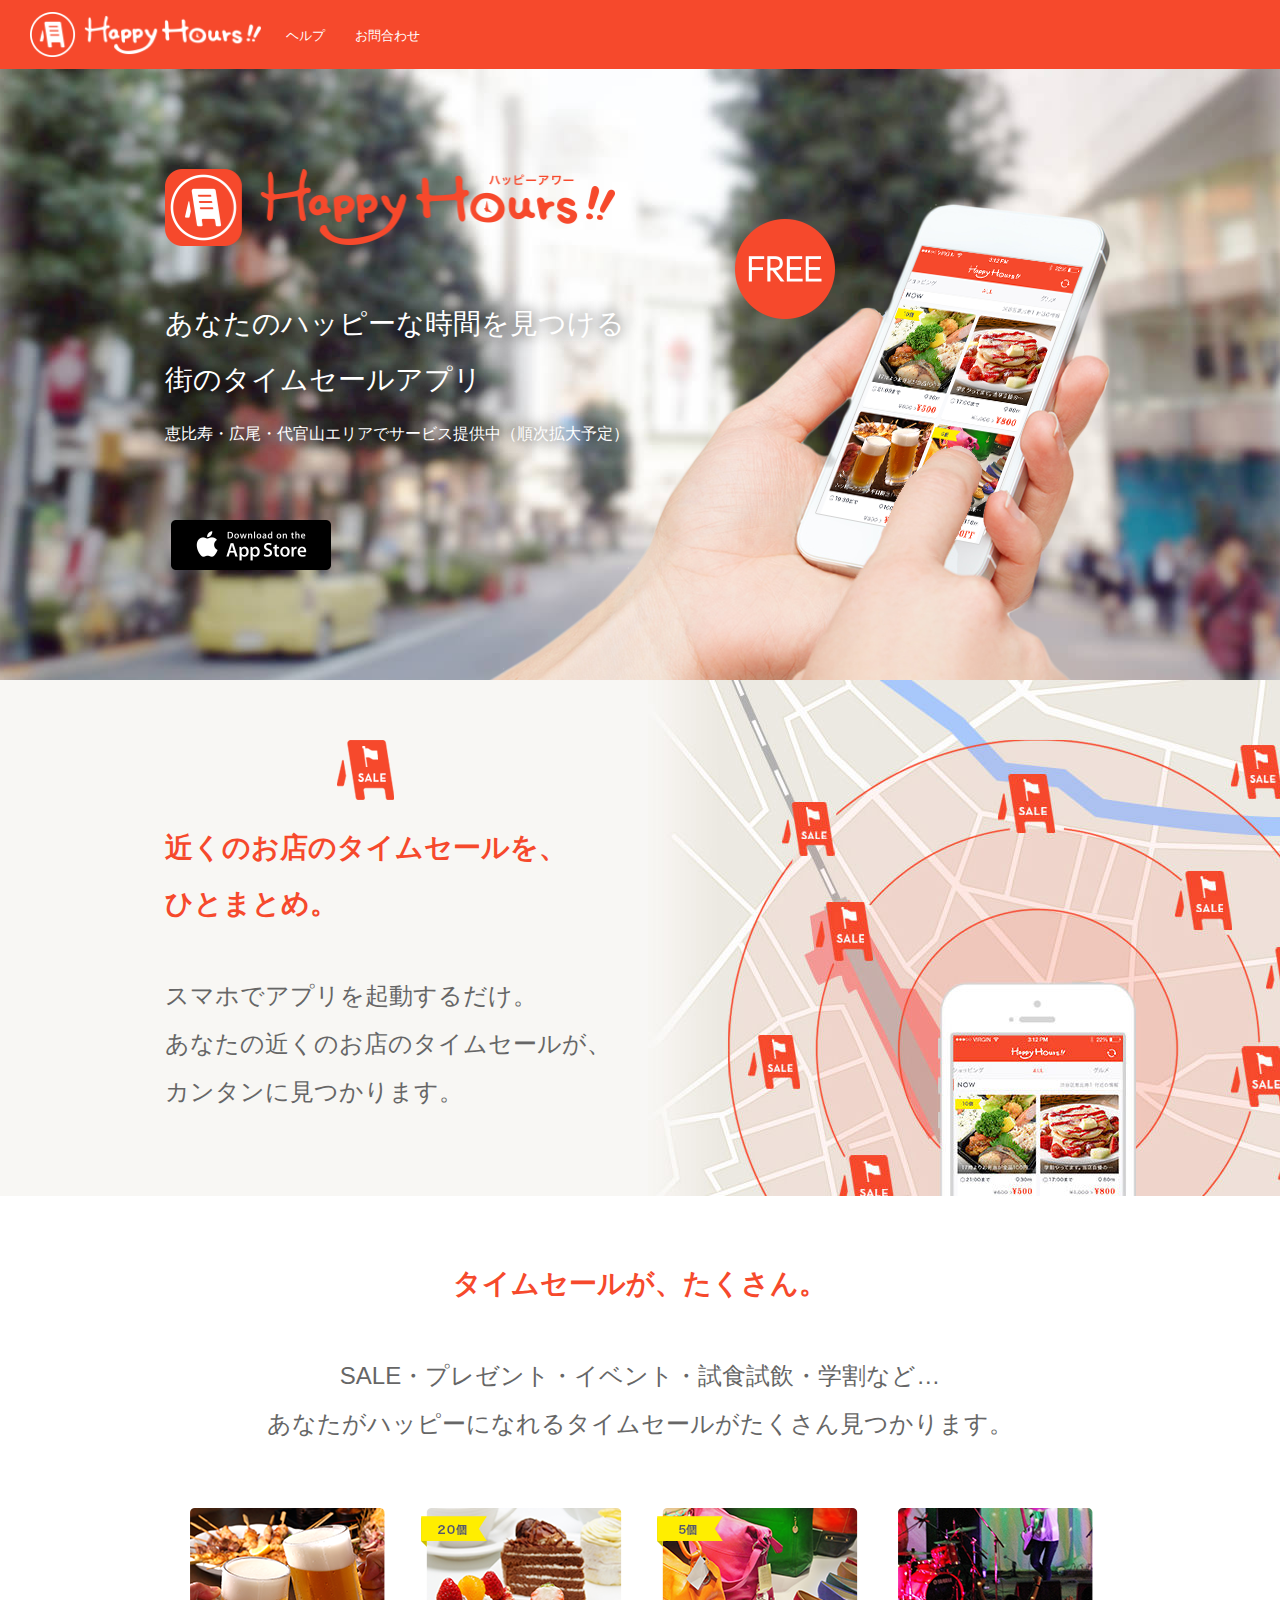
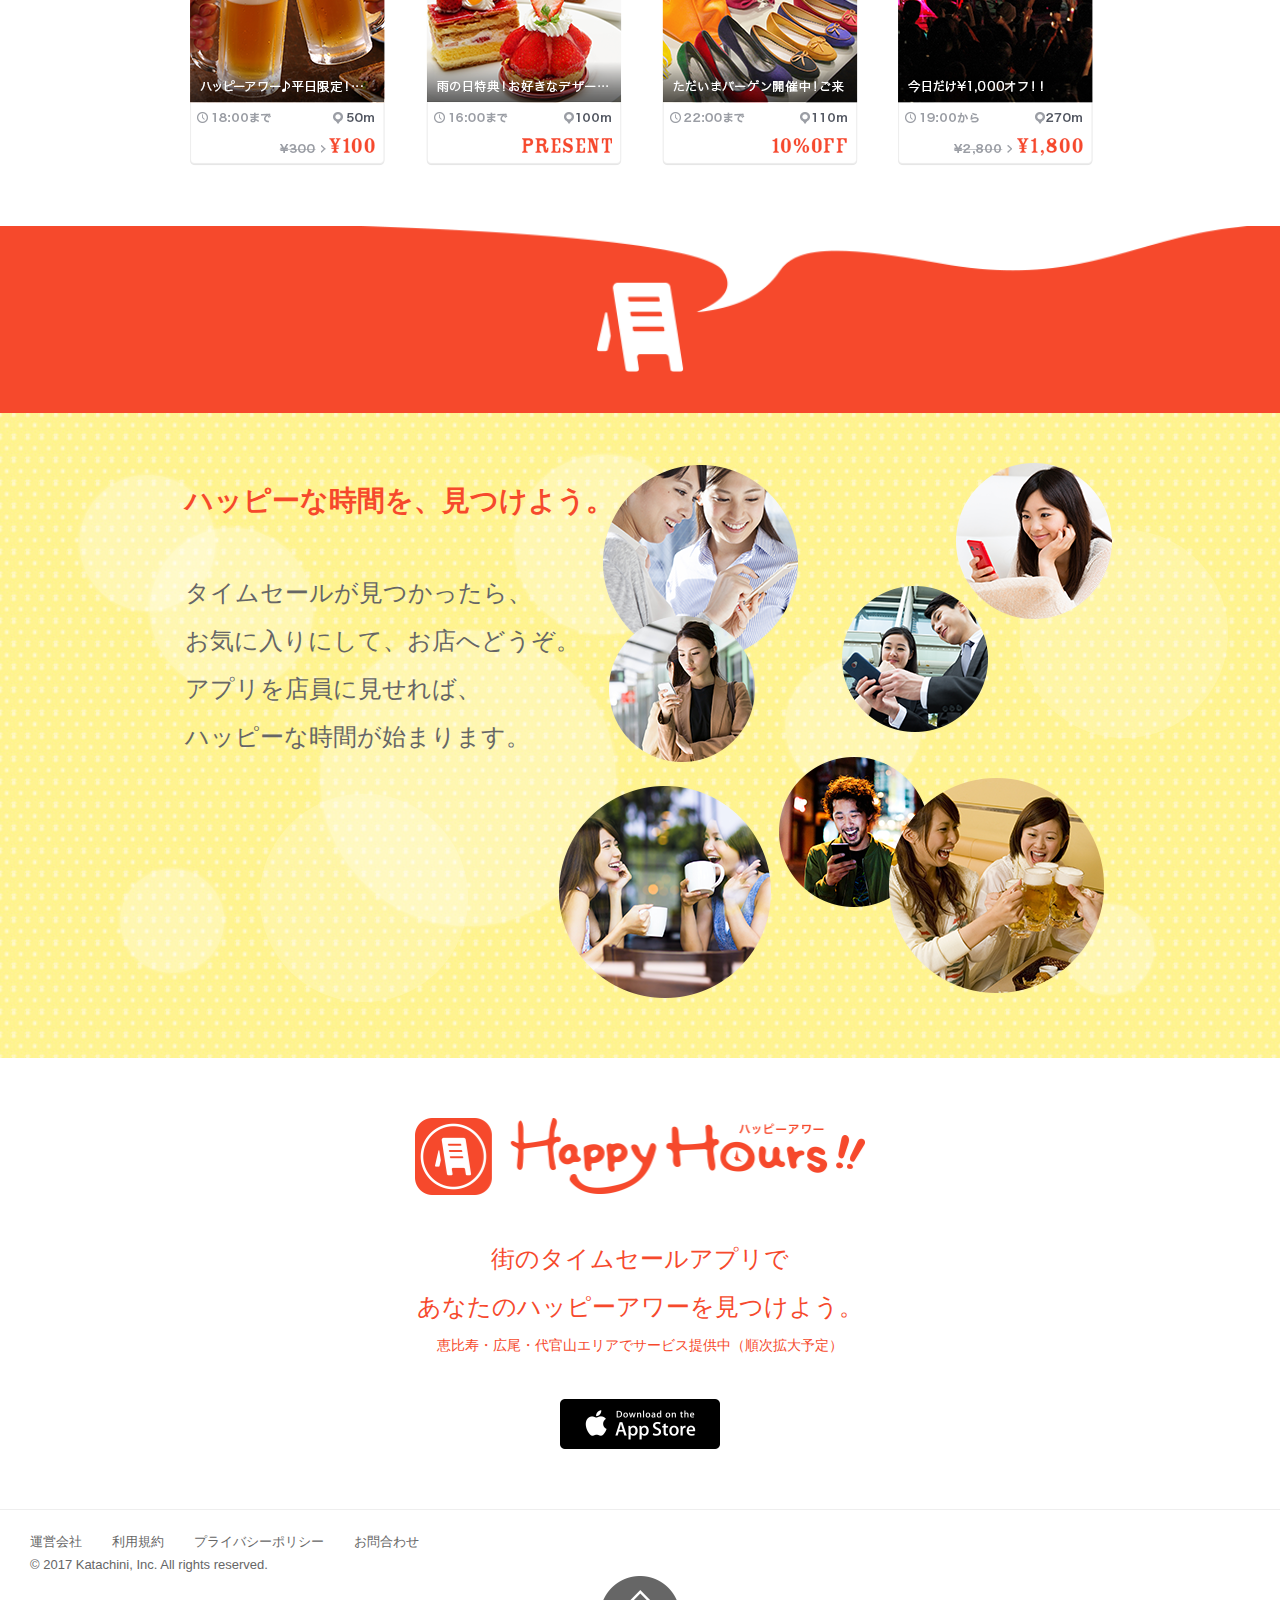
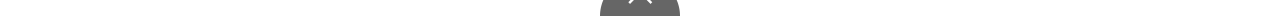
<file: index.html>
<!DOCTYPE html>

<head>
<meta charset="UTF-8">
<meta name="description" content="HappyHpurs（ハッピーアワー）は、あなたのハッピーな時間（アワー）を作る、街のタイムセールアプリです。あなたの近くにあるお店のタイムセール（時間限定の特典です。SALE・イベント・プレゼントなど）が、カンタンに、リアルタイムに見つかります。さあ、ハッピーアワーを見つけよう！">
<meta name="keywords" content="ハッピーアワー,happyhours,タイムセール,timesale,セール,sale,特売,割引,特典,チラシ,看板,スマホ,アプリ">
<meta name="author" content="HappyHours - Coiney, Inc."/>
<meta name="format-detection" content="telephone=no">
<title>HappyHours!!（ハッピーアワー） - あなたの街のタイムセールアプリ - </title>
<meta name="viewport" content="width=device-width,initial-scale=1.0">
<link rel="stylesheet" href="css/style.css">
<link rel="stylesheet" href="https://maxcdn.bootstrapcdn.com/font-awesome/4.4.0/css/font-awesome.min.css">
</head>

<body>

<div class="wrapper" id="user">

<div class="header" id="top">
<p class="logo"><a href="/"><img src="img/logo_header.png" alt="HappyHours!!（ハッピーアワー） - あなたの街のタイムセールアプリ -"></a></p>
<ul class="menu">
<!--<li><a href="shop.html">店舗の方、掲載希望はこちら</a></li>-->
<li><a href="http://support.hhapp.jp/category/8-1" target="_blank">ヘルプ</a></li>
<li><a href="https://goo.gl/forms/pQVjzE5ib8np1bhN2" target="_blank">お問合わせ</a></li>
</ul>

<!--
<ul class="sns">
<li><a href="#" title="instagram" target="_blank"><i class="fa fa-instagram fa-2x"></i></a></li>
<li><a href="#" title="Twitter" target="_blank"><i class="fa fa-twitter fa-2x"></i></a></li>
<li><a href="#" title="Facebook" target="_blank"><i class="fa fa-facebook fa-2x"></i></a></li>
</ul>
-->
<!-- /.header --></div>


<div class="boxTitle">

<div class="boxInner">
<div class="contentsMain">
<h1 class="logo"><img src="img/logo_main.png" alt="HappyHours!!（ハッピーアワー） - あなたの街のタイムセールアプリ -"></h1>
<p class="boxText">あなたのハッピーな時間を見つける<br>
街のタイムセールアプリ
<span>恵比寿・広尾・代官山エリアでサービス提供中（順次拡大予定）</span></p>
<ul class="btnDownload">
<li><a href="#"><img src="img/btn_dl_appstore.png" alt="Download on the App Store"></a></li>
<!-- <li><a href="#"><img src="img/btn_dl_googleplay.png" alt="ANDROID APP ON Google play"></a></li> -->
</ul>
<p class="boxTitleImg"><img src="img/img_user_boxtitle.png" alt="あなたのハッピーな時間を見つける街のタイムセールアプリ"></p>
<p class="iconPoint"><img src="img/icon_user_boxtitle.png" alt="FREE"></p>
<!-- /.contentsMain --></div>
<!-- /.boxInner --></div>

<!-- /.boxTitle --></div>


<div class="boxMap">

<div class="boxInner">
<div class="contentsMain">
<div class="boxHalf">
<p class="icon"><img src="img/icon_sale.png" alt="SALE"></p>
<h2 class="boxCaption">近くのお店のタイムセールを、<br>
ひとまとめ。</h2>
<p class="boxText">スマホでアプリを起動するだけ。<br>
あなたの近くのお店のタイムセールが、<br>
カンタンに見つかります。</p>
<!-- /.boxHalf --></div>
<!-- /.contentsMain --></div>
<!-- /.boxInner --></div>
<p class="boxMapImg"><img src="img/bg_user_boxmap.jpg" alt="近くのお店のタイムセールを、ひとまとめ。"></p>

<!-- /.boxMap --></div>


<div class="boxSale">

<div class="boxInner">
<div class="contentsMain">
<h2 class="boxCaption">タイムセールが、たくさん。</h2>
<p class="boxText">SALE・プレゼント・イベント・試食試飲・学割など…<br>
あなたがハッピーになれるタイムセールがたくさん見つかります。</p>
<ul class="listSale">
<li><img src="img/img_user_boxsale01.png" alt="プレゼント"></li>
<li><img src="img/img_user_boxsale02.png" alt="タイムセール"></li>
<li><img src="img/img_user_boxsale03.png" alt="特典"></li>
<li><img src="img/img_user_boxsale04.png" alt="イベント"></li>
</ul>
<!-- /.contentsMain --></div>
<!-- /.boxInner --></div>
<div class="boxSaleBottom">
<p><img src="img/bg_boxsale.png" alt="SALE・プレゼント・イベント・試食試飲・学割など…あなたがハッピーになれるタイムセールがたくさん見つかります。"></p>
<!-- /.boxSaleBottom --></div></div>

<!-- /.boxSale --></div>


<div class="boxUser">
<div class="boxBg">

<div class="boxInner">
<div class="contentsMain">
<div class="boxHalf">
<h2 class="boxCaption">ハッピーな時間を、見つけよう。</h2>
<p class="boxText">タイムセールが見つかったら、<br>
お気に入りにして、お店へどうぞ。<br>
アプリを店員に見せれば、<br>
ハッピーな時間が始まります。</p>
<!-- /.boxHalf --></div>
<p class="boxUserImg"><img src="img/img_boxuser.png" alt="近くのお店のタイムセールを、ひとまとめ。"></p>
<!-- /.contentsMain --></div>
<!-- /.boxInner --></div>

<!-- /.boxBg --></div>
<!-- /.boxUser --></div>


<div class="boxDl">

<div class="boxInner">
<div class="contentsMain">
<h2 class="logo"><img src="img/logo_main.png" alt="HappyHours!!（ハッピーアワー） - あなたの街のタイムセールアプリ -"></h2>
<p class="boxText">街のタイムセールアプリで<br>
あなたのハッピーアワーを見つけよう。
<span>恵比寿・広尾・代官山エリアでサービス提供中（順次拡大予定）</span></p>
<ul class="btnDownload">
<li><a href="#"><img src="img/btn_dl_appstore.png" alt="Download on the App Store"></a></li>
<!--<li><a href="#"><img src="img/btn_dl_googleplay.png" alt="ANDROID APP ON Google play"></a></li>-->
</ul>
<!-- /.contentsMain --></div>
<!-- /.boxInner --></div>

<!-- /.boxDl --></div>


<div class="boxLink">
<!--
<div class="boxInner">
<div class="contentsMain">
<p class="boxText">もうビラ配りはいりません。あなたのお店も、知り合いのお店も、ハッピーアワーに掲載しませんか？（無料）</p>
<p class="btn"><a href="shop.html">店舗の方はこちらから</a></p>
-->
<!-- /.contentsMain --></div>
<!-- /.boxInner --></div>

<!-- /.boxLink --></div>


<div class="footer">
<div class="clearfix">
<ul class="menu">
<li><a href="https://katachini.themedia.jp/" target="_blank">運営会社</a></li>
<li><a href="terms_user.html">利用規約</a></li>
<li><a href="privacy.html">プライバシーポリシー</a></li>
<li><a href="https://goo.gl/forms/pQVjzE5ib8np1bhN2" target="_blank">お問合わせ</a></li>
</ul>
<!--
<ul class="sns">
<li><a href="#" title="instagram" target="_blank"><i class="fa fa-instagram fa-2x"></i></a></li>
<li><a href="#" title="Twitter" target="_blank"><i class="fa fa-twitter fa-2x"></i></a></li>
<li><a href="#" title="Facebook" target="_blank"><i class="fa fa-facebook fa-2x"></i></a></li>
</ul>
-->
<!-- /.clearfix --></div>
<p class="copyright">&copy; 2017 Katachini, Inc. All rights reserved.</p>
<p class="pagetop"><a href="#top"><img src="img/btn_pagetop.png" alt="このページの先頭へ"></a></p>
<!-- /.footer --></div>

<!-- /.wrapper --></div>

<script>
(function(i,s,o,g,r,a,m){i['GoogleAnalyticsObject']=r;i[r]=i[r]||function(){
(i[r].q=i[r].q||[]).push(arguments)},i[r].l=1*new Date();a=s.createElement(o),
m=s.getElementsByTagName(o)[0];a.async=1;a.src=g;m.parentNode.insertBefore(a,m)
})(window,document,'script','//www.google-analytics.com/analytics.js','ga');
ga('create', 'UA-69012191-1', 'auto');
ga('send', 'pageview');
</script>

</body>
</html>
</file>
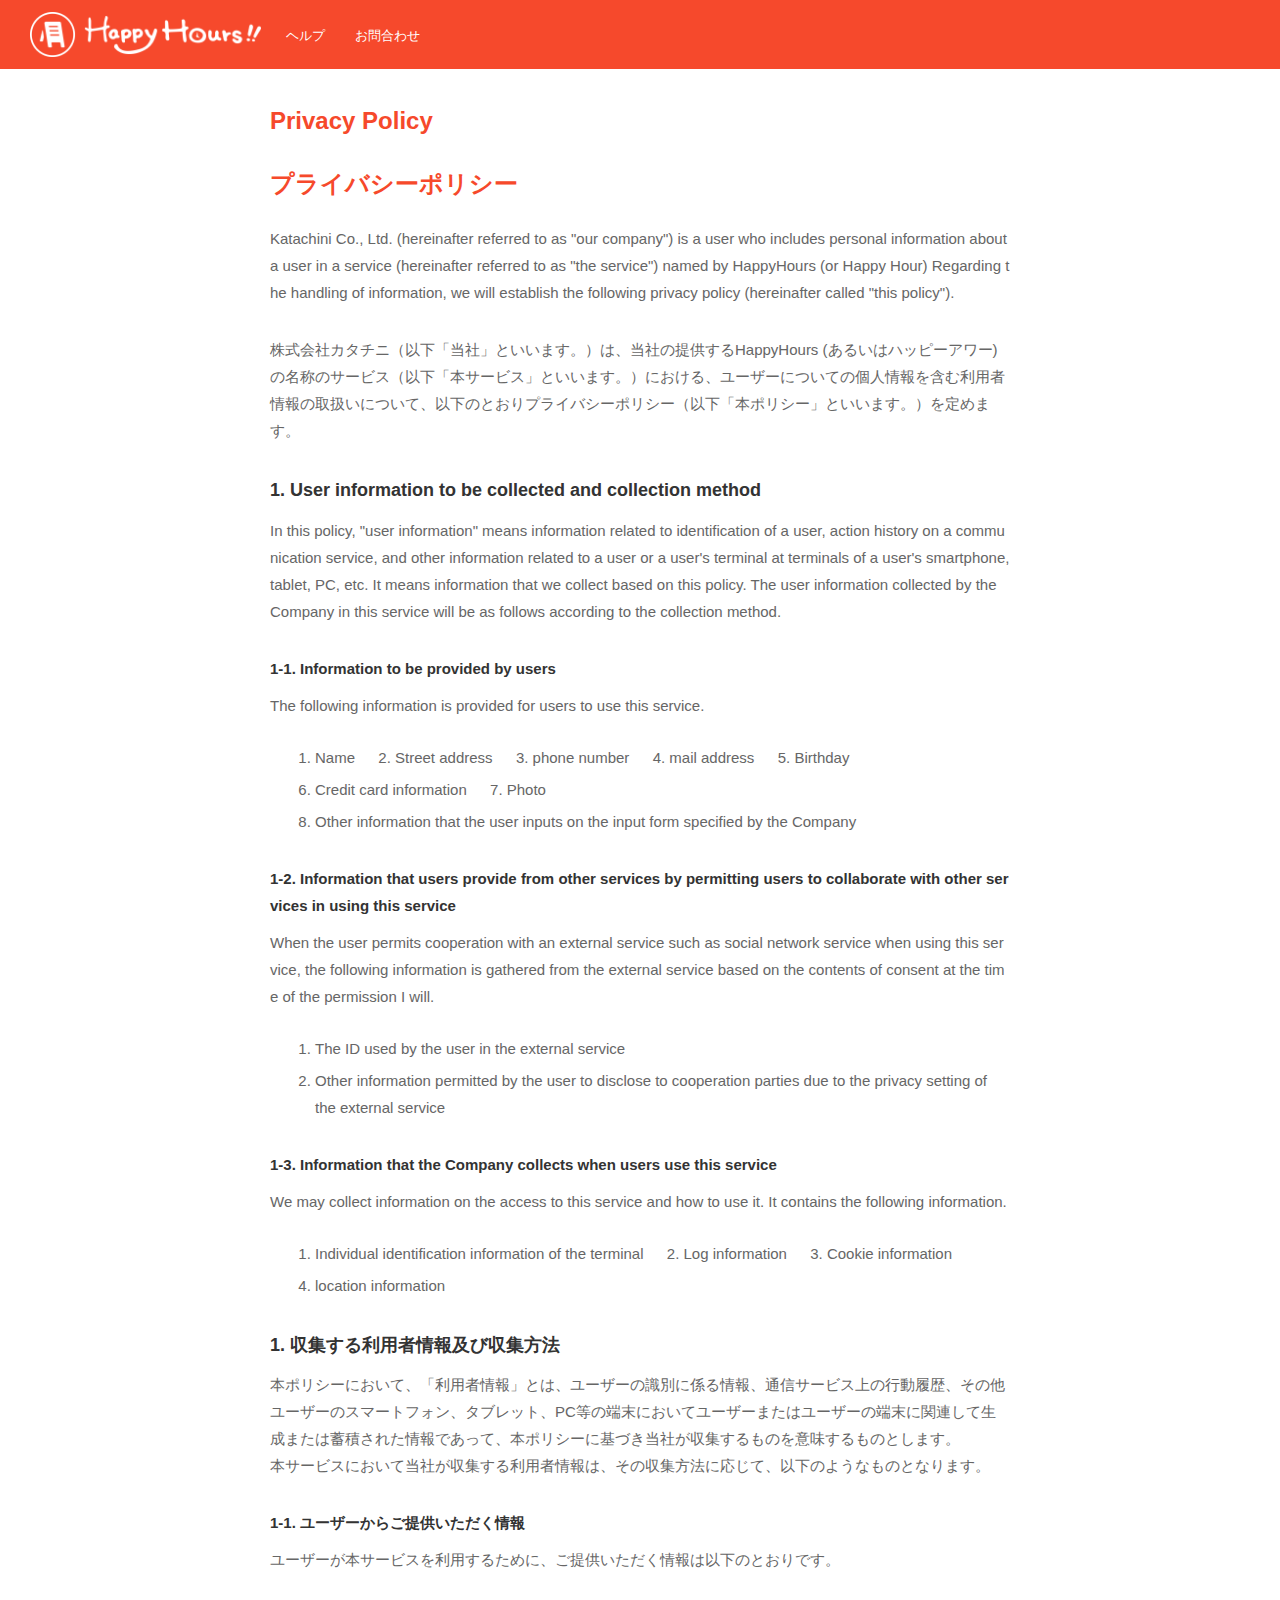
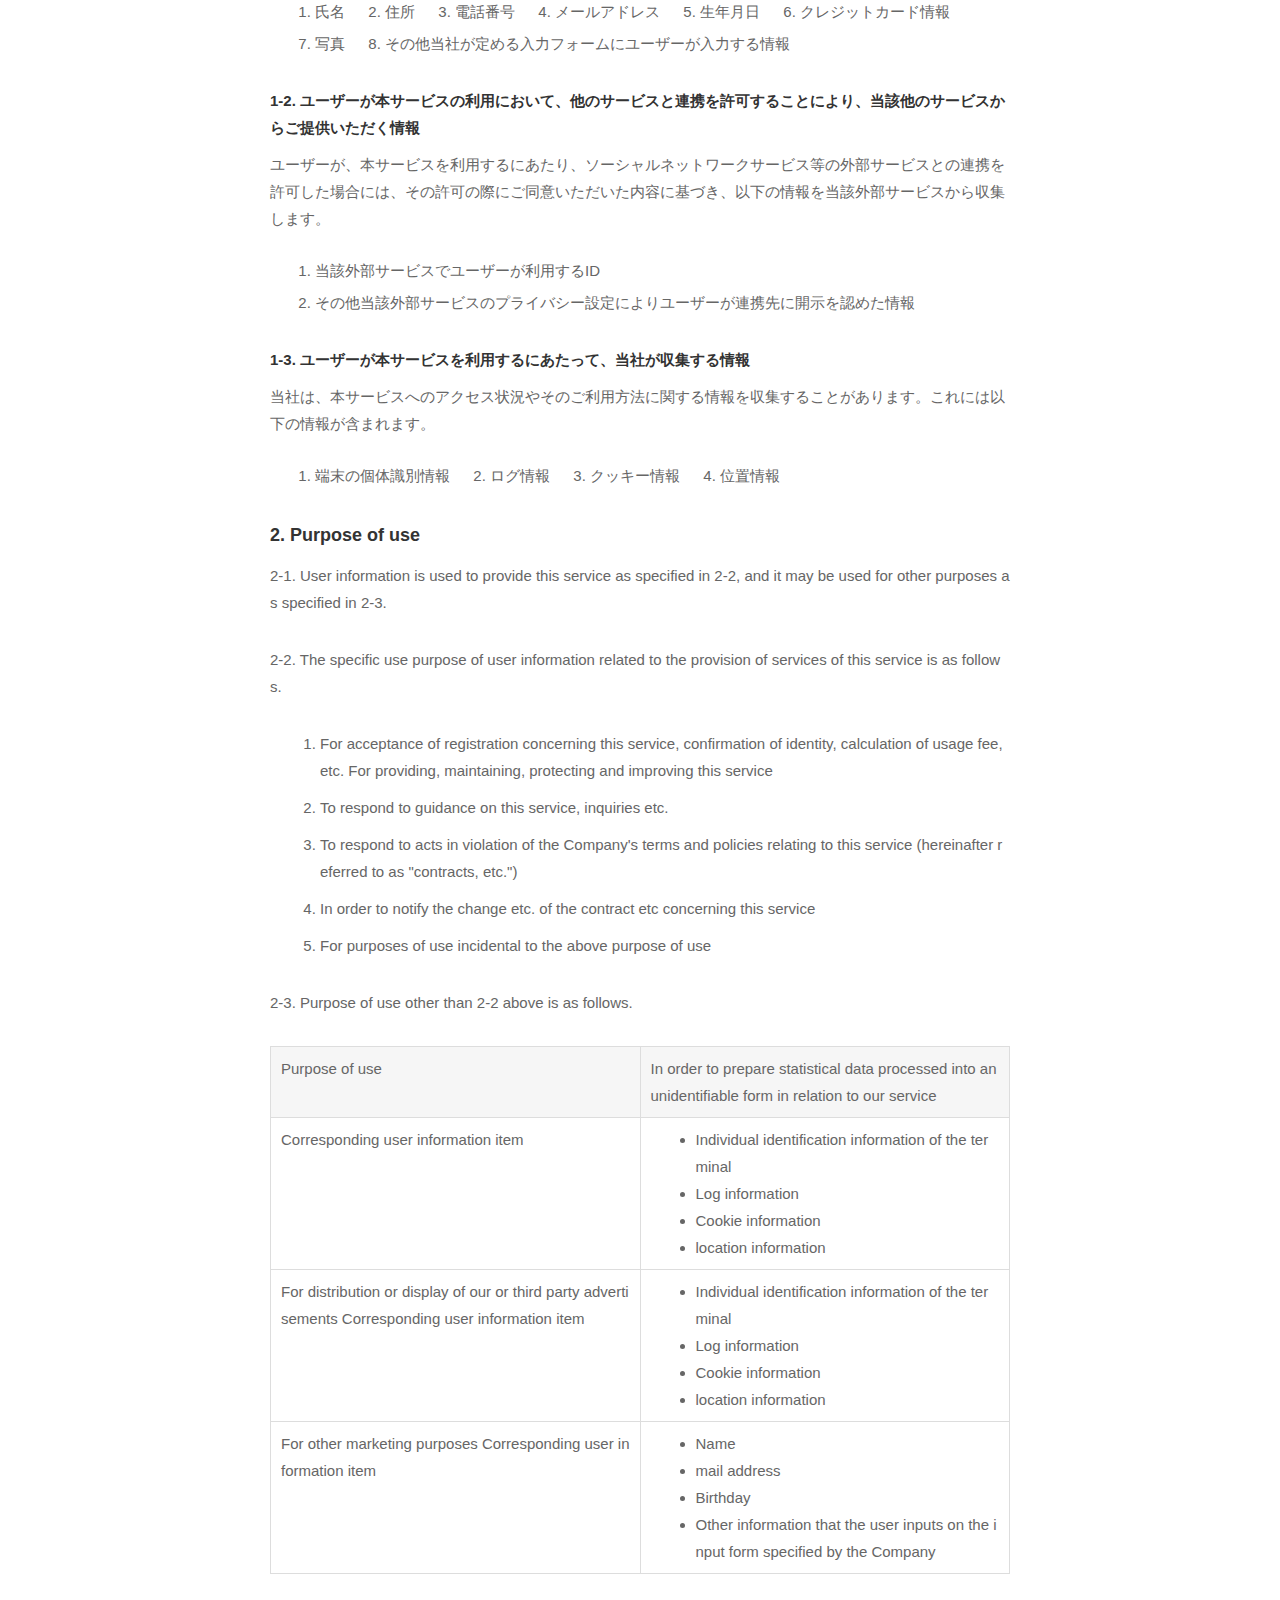
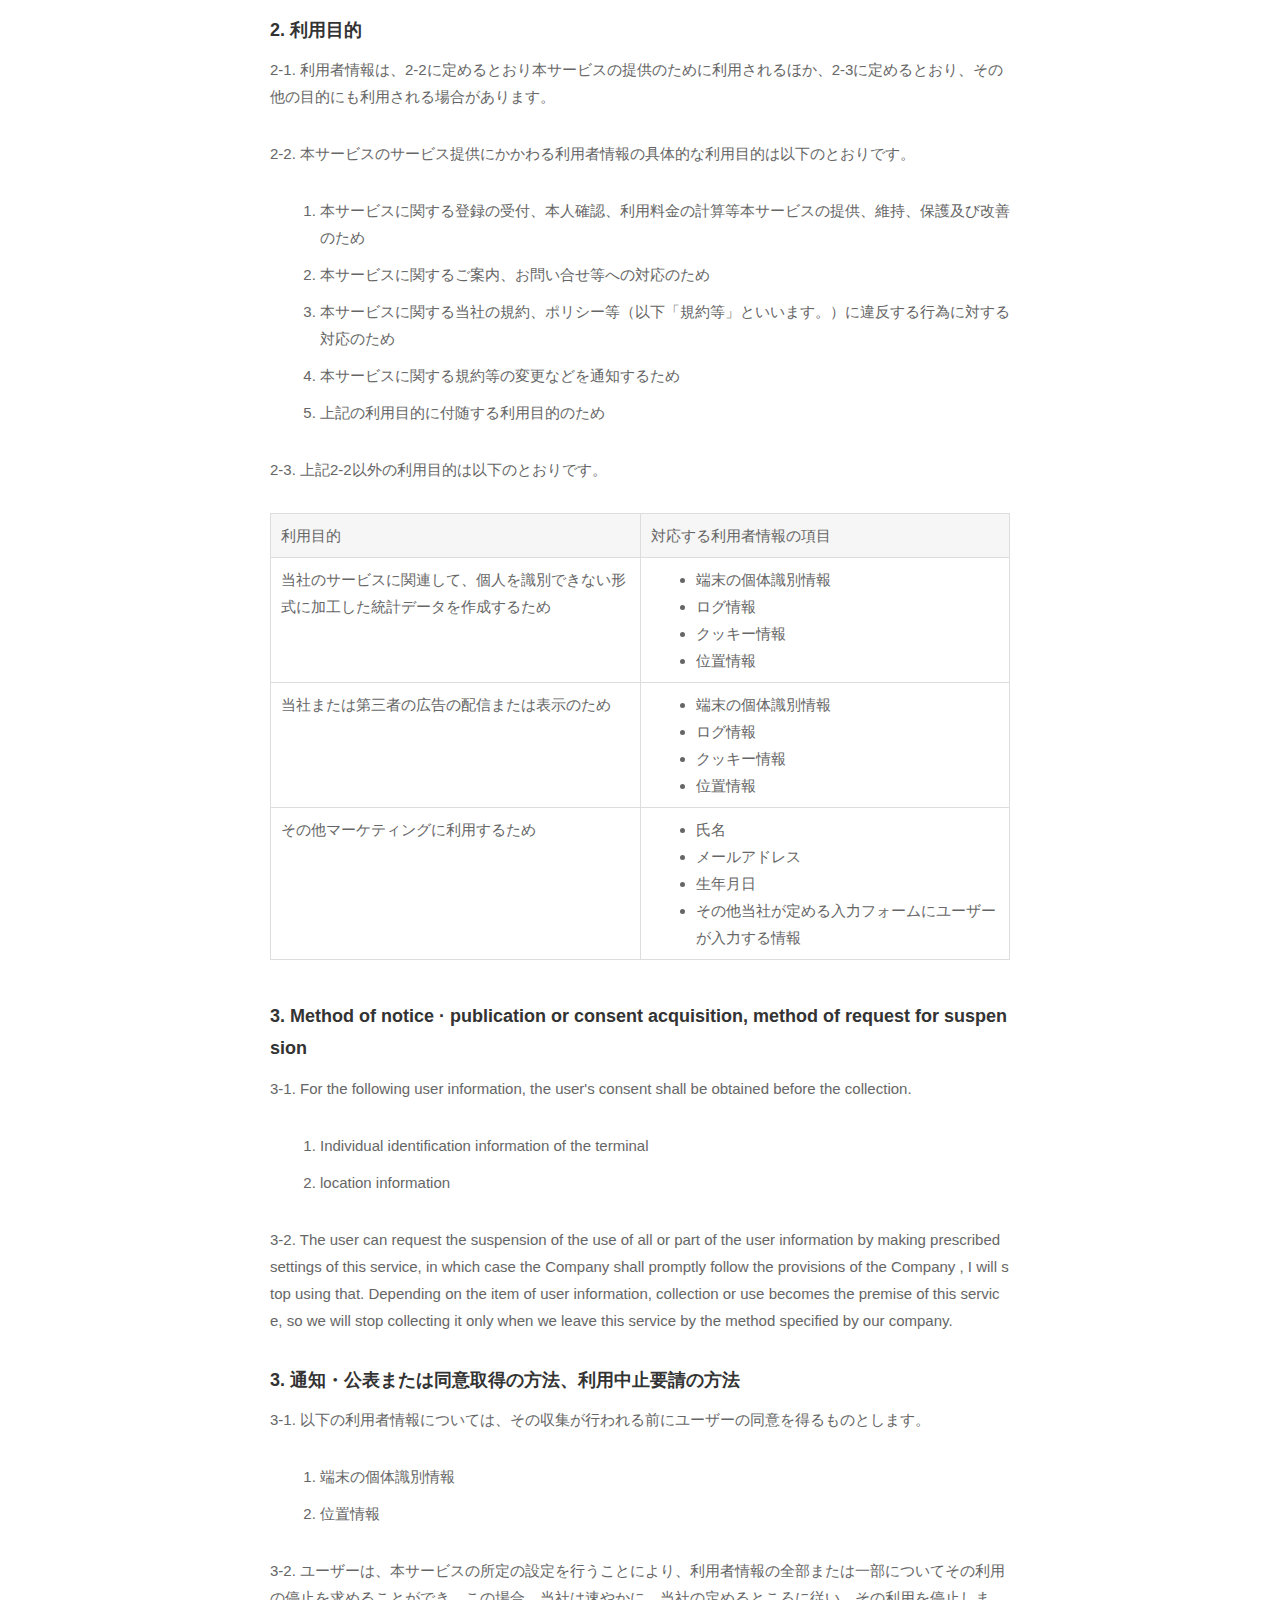
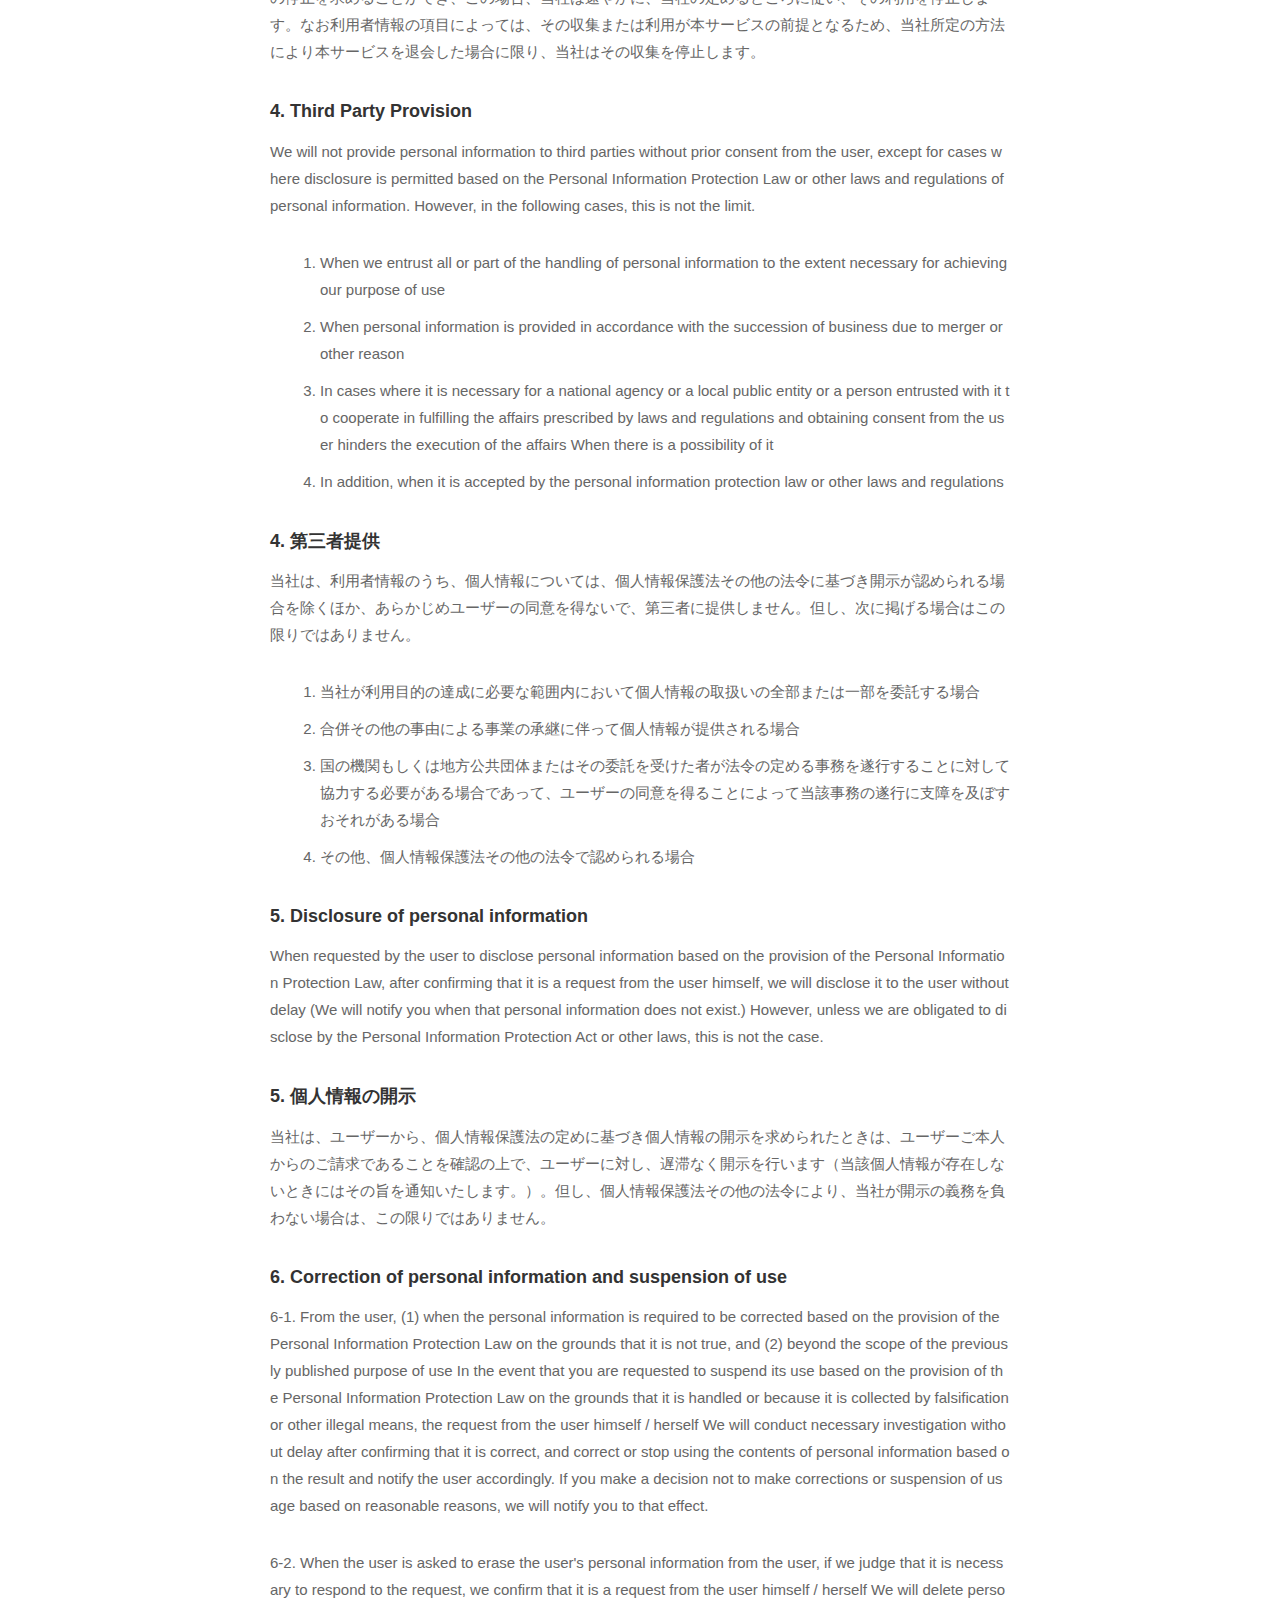
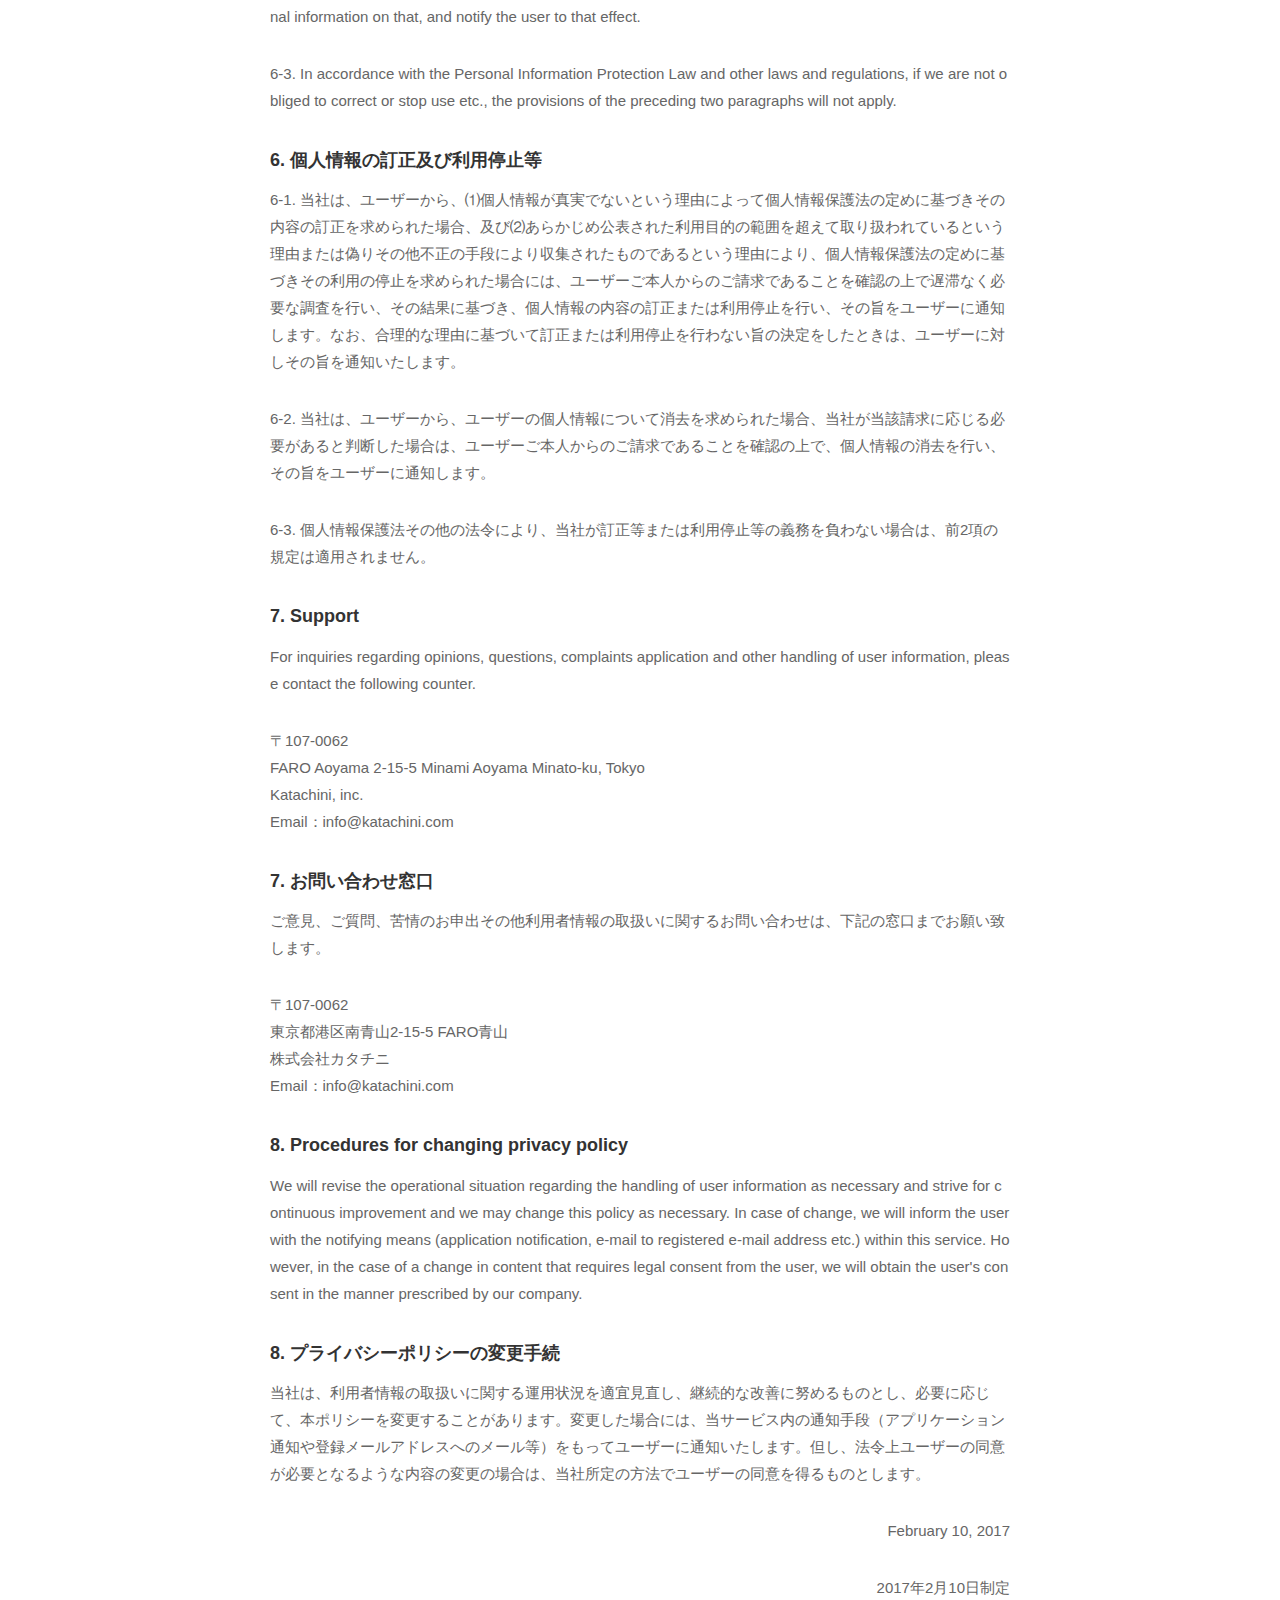
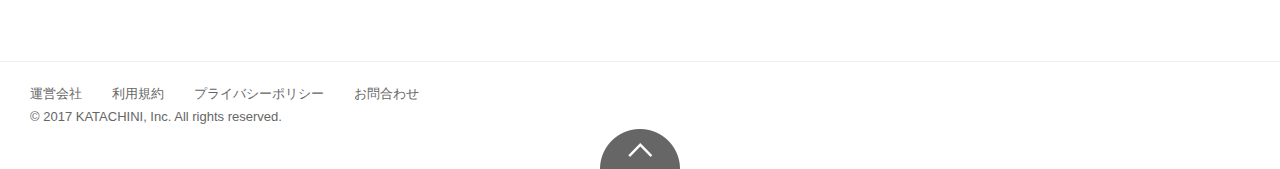
<file: privacy.html>
<!DOCTYPE html>

<head>
<head>
<meta charset="UTF-8">
<meta name="description" content="HappyHpurs（ハッピーアワー）は、あなたのハッピーな時間（アワー）を作る、街のタイムセールアプリです。あなたの近くにあるお店のタイムセール（時間限定の特典です。SALE・イベント・プレゼントなど）が、カンタンに、リアルタイムに見つかります。さあ、ハッピーアワーを見つけよう！">
<meta name="keywords" content="ハッピーアワー,happyhours,タイムセール,timesale,セール,sale,特売,割引,特典,チラシ,看板,スマホ,アプリ">
<meta name="author" content="HappyHours - Coiney, Inc."/>
<meta name="format-detection" content="telephone=no">
<title>プライバシーポリシー｜HappyHours!!（ハッピーアワー） - あなたの街のタイムセールアプリ - </title>
<meta name="viewport" content="width=device-width,initial-scale=1.0">
<link rel="stylesheet" href="css/style.css">
<link rel="stylesheet" href="https://maxcdn.bootstrapcdn.com/font-awesome/4.4.0/css/font-awesome.min.css">
</head>

<body>

<div class="wrapper">

<div class="header" id="top">
<p class="logo"><a href="/"><img src="img/logo_header.png" alt="HappyHours!!（ハッピーアワー） - あなたの街のタイムセールアプリ -"></a></p>
<ul class="menu">
<!--<li><a href="shop.html">店舗の方、掲載希望はこちら</a></li>-->
<li><a href="http://support.hhapp.jp/category/8-1" target="_blank">ヘルプ</a></li>
<li><a href="https://goo.gl/forms/pQVjzE5ib8np1bhN2" target="_blank">お問合わせ</a></li>
</ul>
<!--
<ul class="sns">
<li><a href="#" title="instagram" target="_blank"><i class="fa fa-instagram fa-2x"></i></a></li>
<li><a href="#" title="Twitter" target="_blank"><i class="fa fa-twitter fa-2x"></i></a></li>
<li><a href="#" title="Facebook" target="_blank"><i class="fa fa-facebook fa-2x"></i></a></li>
</ul>
-->
<!-- /.header --></div>


<div class="wrapperContents">
<div class="contents textTos">

<h1 class="heading">Privacy Policy</h1>
<h1 class="heading">プライバシーポリシー</h1>

<p>Katachini Co., Ltd. (hereinafter referred to as "our company") is a user who includes personal information about a user in a service (hereinafter referred to as "the service") named by HappyHours (or Happy Hour) Regarding the handling of information, we will establish the following privacy policy (hereinafter called "this policy").</p>

<p>株式会社カタチニ（以下「当社」といいます。）は、当社の提供するHappyHours (あるいはハッピーアワー) の名称のサービス（以下「本サービス」といいます。）における、ユーザーについての個人情報を含む利用者情報の取扱いについて、以下のとおりプライバシーポリシー（以下「本ポリシー」といいます。）を定めます。</p>

<h2>1. User information to be collected and collection method</h2>
<p>In this policy, "user information" means information related to identification of a user, action history on a communication service, and other information related to a user or a user's terminal at terminals of a user's smartphone, tablet, PC, etc. It means information that we collect based on this policy.
The user information collected by the Company in this service will be as follows according to the collection method.</p>
<div class="listInner">
<h3>1-1. Information to be provided by users</h3>
<p>The following information is provided for users to use this service.</p>
<ol class="inner clearfix">
<li>Name</li>
<li>Street address</li>
<li>phone number</li>
<li>mail address</li>
<li>Birthday</li>
<li>Credit card information</li>
<li>Photo</li>
<li>Other information that the user inputs on the input form specified by the Company</li>
</ol>
<h3>1-2. Information that users provide from other services by permitting users to collaborate with other services in using this service</h3>
<p>When the user permits cooperation with an external service such as social network service when using this service, the following information is gathered from the external service based on the contents of consent at the time of the permission I will.</p>
<ol class="inner clearfix">
<li>The ID used by the user in the external service</li>
<li>Other information permitted by the user to disclose to cooperation parties due to the privacy setting of the external service</li>
</ol>
<h3>1-3. Information that the Company collects when users use this service</h3>
<p>We may collect information on the access to this service and how to use it. It contains the following information.</p>
<ol class="inner clearfix">
<li>Individual identification information of the terminal</li>
<li>Log information</li>
<li>Cookie information</li>
<li>location information</li>
</ol>
<!-- /.listInner --></div>

<h2>1. 収集する利用者情報及び収集方法</h2>
<p>本ポリシーにおいて、「利用者情報」とは、ユーザーの識別に係る情報、通信サービス上の行動履歴、その他ユーザーのスマートフォン、タブレット、PC等の端末においてユーザーまたはユーザーの端末に関連して生成または蓄積された情報であって、本ポリシーに基づき当社が収集するものを意味するものとします。<br>
本サービスにおいて当社が収集する利用者情報は、その収集方法に応じて、以下のようなものとなります。</p>
<div class="listInner">
<h3>1-1. ユーザーからご提供いただく情報</h3>
<p>ユーザーが本サービスを利用するために、ご提供いただく情報は以下のとおりです。</p>
<ol class="inner clearfix">
<li>氏名</li>
<li>住所</li>
<li>電話番号</li>
<li>メールアドレス</li>
<li>生年月日</li>
<li>クレジットカード情報</li>
<li>写真</li>
<li>その他当社が定める入力フォームにユーザーが入力する情報</li>
</ol>
<h3>1-2. ユーザーが本サービスの利用において、他のサービスと連携を許可することにより、当該他のサービスからご提供いただく情報</h3>
<p>ユーザーが、本サービスを利用するにあたり、ソーシャルネットワークサービス等の外部サービスとの連携を許可した場合には、その許可の際にご同意いただいた内容に基づき、以下の情報を当該外部サービスから収集します。</p>
<ol class="inner clearfix">
<li>当該外部サービスでユーザーが利用するID</li>
<li>その他当該外部サービスのプライバシー設定によりユーザーが連携先に開示を認めた情報</li>
</ol>
<h3>1-3. ユーザーが本サービスを利用するにあたって、当社が収集する情報</h3>
<p>当社は、本サービスへのアクセス状況やそのご利用方法に関する情報を収集することがあります。これには以下の情報が含まれます。</p>
<ol class="inner clearfix">
<li>端末の個体識別情報</li>
<li>ログ情報</li>
<li>クッキー情報</li>
<li>位置情報</li>
</ol>
<!-- /.listInner --></div>

<h2>2. Purpose of use</h2>
<p>2-1. User information is used to provide this service as specified in 2-2, and it may be used for other purposes as specified in 2-3.</p>
<p>2-2. The specific use purpose of user information related to the provision of services of this service is as follows.</p>
<ol class="inner">
<li>For acceptance of registration concerning this service, confirmation of identity, calculation of usage fee, etc. For providing, maintaining, protecting and improving this service</li>
<li>To respond to guidance on this service, inquiries etc.</li>
<li>To respond to acts in violation of the Company's terms and policies relating to this service (hereinafter referred to as "contracts, etc.")</li>
<li>In order to notify the change etc. of the contract etc concerning this service</li>
<li>For purposes of use incidental to the above purpose of use</li>
</ol>
<p>2-3. Purpose of use other than 2-2 above is as follows.</p>
<table>
<tr>
<th>Purpose of use</th>
<th>In order to prepare statistical data processed into an unidentifiable form in relation to our service</th>
</tr>
<tr>
<td>Corresponding user information item</td>
<td>
<ul>
<li>Individual identification information of the terminal</li>
<li>Log information</li>
<li>Cookie information</li>
<li>location information</li>
</ul>
</td>
</tr>
<tr>
<td>For distribution or display of our or third party advertisements Corresponding user information item</td>
<td>
<ul>
<li>Individual identification information of the terminal</li>
<li>Log information</li>
<li>Cookie information</li>
<li>location information</li>
</ul>
</td>
</tr>
<tr>
<td>For other marketing purposes Corresponding user information item</td>
<td>
<ul>
<li>Name</li>
<li>mail address</li>
<li>Birthday</li>
<li>Other information that the user inputs on the input form specified by the Company</li>
</ul>
</td>
</tr>
</table>

<h2>2. 利用目的</h2>
<p>2-1. 利用者情報は、2-2に定めるとおり本サービスの提供のために利用されるほか、2-3に定めるとおり、その他の目的にも利用される場合があります。</p>
<p>2-2. 本サービスのサービス提供にかかわる利用者情報の具体的な利用目的は以下のとおりです。</p>
<ol class="inner">
<li>本サービスに関する登録の受付、本人確認、利用料金の計算等本サービスの提供、維持、保護及び改善のため</li>
<li>本サービスに関するご案内、お問い合せ等への対応のため</li>
<li>本サービスに関する当社の規約、ポリシー等（以下「規約等」といいます。）に違反する行為に対する対応のため</li>
<li>本サービスに関する規約等の変更などを通知するため</li>
<li>上記の利用目的に付随する利用目的のため</li>
</ol>
<p>2-3. 上記2-2以外の利用目的は以下のとおりです。</p>
<table>
<tr>
<th>利用目的</th>
<th>対応する利用者情報の項目</th>
</tr>
<tr>
<td>当社のサービスに関連して、個人を識別できない形式に加工した統計データを作成するため</td>
<td>
<ul>
<li>端末の個体識別情報</li>
<li>ログ情報</li>
<li>クッキー情報</li>
<li>位置情報</li>
</ul>
</td>
</tr>
<tr>
<td>当社または第三者の広告の配信または表示のため</td>
<td>
<ul>
<li>端末の個体識別情報</li>
<li>ログ情報</li>
<li>クッキー情報</li>
<li>位置情報</li>
</ul>
</td>
</tr>
<tr>
<td>その他マーケティングに利用するため</td>
<td>
<ul>
<li>氏名</li>
<li>メールアドレス</li>
<li>生年月日</li>
<li>その他当社が定める入力フォームにユーザーが入力する情報</li>
</ul>
</td>
</tr>
</table>

<h2>3. Method of notice · publication or consent acquisition, method of request for suspension</h2>
<p>3-1. For the following user information, the user's consent shall be obtained before the collection.</p>
<ol class="inner">
<li>Individual identification information of the terminal</li>
<li>location information</li>
</ol>
<p>3-2. The user can request the suspension of the use of all or part of the user information by making prescribed settings of this service, in which case the Company shall promptly follow the provisions of the Company , I will stop using that. Depending on the item of user information, collection or use becomes the premise of this service, so we will stop collecting it only when we leave this service by the method specified by our company.</p>

<h2>3. 通知・公表または同意取得の方法、利用中止要請の方法</h2>
<p>3-1. 以下の利用者情報については、その収集が行われる前にユーザーの同意を得るものとします。</p>
<ol class="inner">
<li>端末の個体識別情報</li>
<li>位置情報</li>
</ol>
<p>3-2. ユーザーは、本サービスの所定の設定を行うことにより、利用者情報の全部または一部についてその利用の停止を求めることができ、この場合、当社は速やかに、当社の定めるところに従い、その利用を停止します。なお利用者情報の項目によっては、その収集または利用が本サービスの前提となるため、当社所定の方法により本サービスを退会した場合に限り、当社はその収集を停止します。</p>

<h2>4. Third Party Provision</h2>
<p>We will not provide personal information to third parties without prior consent from the user, except for cases where disclosure is permitted based on the Personal Information Protection Law or other laws and regulations of personal information. However, in the following cases, this is not the limit.</p>
<ol class="inner">
<li>When we entrust all or part of the handling of personal information to the extent necessary for achieving our purpose of use</li>
<li>When personal information is provided in accordance with the succession of business due to merger or other reason</li>
<li>In cases where it is necessary for a national agency or a local public entity or a person entrusted with it to cooperate in fulfilling the affairs prescribed by laws and regulations and obtaining consent from the user hinders the execution of the affairs When there is a possibility of it</li>
<li>In addition, when it is accepted by the personal information protection law or other laws and regulations</li>
</ol>

<h2>4. 第三者提供</h2>
<p>当社は、利用者情報のうち、個人情報については、個人情報保護法その他の法令に基づき開示が認められる場合を除くほか、あらかじめユーザーの同意を得ないで、第三者に提供しません。但し、次に掲げる場合はこの限りではありません。</p>
<ol class="inner">
<li>当社が利用目的の達成に必要な範囲内において個人情報の取扱いの全部または一部を委託する場合</li>
<li>合併その他の事由による事業の承継に伴って個人情報が提供される場合</li>
<li>国の機関もしくは地方公共団体またはその委託を受けた者が法令の定める事務を遂行することに対して協力する必要がある場合であって、ユーザーの同意を得ることによって当該事務の遂行に支障を及ぼすおそれがある場合</li>
<li>その他、個人情報保護法その他の法令で認められる場合</li>
</ol>

<h2>5. Disclosure of personal information</h2>
<p>When requested by the user to disclose personal information based on the provision of the Personal Information Protection Law, after confirming that it is a request from the user himself, we will disclose it to the user without delay (We will notify you when that personal information does not exist.) However, unless we are obligated to disclose by the Personal Information Protection Act or other laws, this is not the case.</p>

<h2>5. 個人情報の開示</h2>
<p>当社は、ユーザーから、個人情報保護法の定めに基づき個人情報の開示を求められたときは、ユーザーご本人からのご請求であることを確認の上で、ユーザーに対し、遅滞なく開示を行います（当該個人情報が存在しないときにはその旨を通知いたします。）。但し、個人情報保護法その他の法令により、当社が開示の義務を負わない場合は、この限りではありません。</p>

<h2>6. Correction of personal information and suspension of use</h2>
<p>6-1. From the user, (1) when the personal information is required to be corrected based on the provision of the Personal Information Protection Law on the grounds that it is not true, and (2) beyond the scope of the previously published purpose of use In the event that you are requested to suspend its use based on the provision of the Personal Information Protection Law on the grounds that it is handled or because it is collected by falsification or other illegal means, the request from the user himself / herself We will conduct necessary investigation without delay after confirming that it is correct, and correct or stop using the contents of personal information based on the result and notify the user accordingly. If you make a decision not to make corrections or suspension of usage based on reasonable reasons, we will notify you to that effect.</p>
<p>6-2. When the user is asked to erase the user's personal information from the user, if we judge that it is necessary to respond to the request, we confirm that it is a request from the user himself / herself We will delete personal information on that, and notify the user to that effect.</p>
<p>6-3. In accordance with the Personal Information Protection Law and other laws and regulations, if we are not obliged to correct or stop use etc., the provisions of the preceding two paragraphs will not apply.</p>

<h2>6. 個人情報の訂正及び利用停止等</h2>
<p>6-1. 当社は、ユーザーから、⑴個人情報が真実でないという理由によって個人情報保護法の定めに基づきその内容の訂正を求められた場合、及び⑵あらかじめ公表された利用目的の範囲を超えて取り扱われているという理由または偽りその他不正の手段により収集されたものであるという理由により、個人情報保護法の定めに基づきその利用の停止を求められた場合には、ユーザーご本人からのご請求であることを確認の上で遅滞なく必要な調査を行い、その結果に基づき、個人情報の内容の訂正または利用停止を行い、その旨をユーザーに通知します。なお、合理的な理由に基づいて訂正または利用停止を行わない旨の決定をしたときは、ユーザーに対しその旨を通知いたします。</p>
<p>6-2. 当社は、ユーザーから、ユーザーの個人情報について消去を求められた場合、当社が当該請求に応じる必要があると判断した場合は、ユーザーご本人からのご請求であることを確認の上で、個人情報の消去を行い、その旨をユーザーに通知します。</p>
<p>6-3. 個人情報保護法その他の法令により、当社が訂正等または利用停止等の義務を負わない場合は、前2項の規定は適用されません。</p>

<h2>7. Support</h2>
<p>For inquiries regarding opinions, questions, complaints application and other handling of user information, please contact the following counter.</p>
<p>〒107-0062<br>
FARO Aoyama 2-15-5 Minami Aoyama Minato-ku, Tokyo<br>
Katachini, inc.<br>
Email：info@katachini.com</p>

<h2>7. お問い合わせ窓口</h2>
<p>ご意見、ご質問、苦情のお申出その他利用者情報の取扱いに関するお問い合わせは、下記の窓口までお願い致します。</p>
<p>〒107-0062<br>
東京都港区南青山2-15-5 FARO青山<br>
株式会社カタチニ<br>
Email：info@katachini.com</p>

<h2>8. Procedures for changing privacy policy</h2>
<p>We will revise the operational situation regarding the handling of user information as necessary and strive for continuous improvement and we may change this policy as necessary. In case of change, we will inform the user with the notifying means (application notification, e-mail to registered e-mail address etc.) within this service. However, in the case of a change in content that requires legal consent from the user, we will obtain the user's consent in the manner prescribed by our company.</p>

<h2>8. プライバシーポリシーの変更手続</h2>
<p>当社は、利用者情報の取扱いに関する運用状況を適宜見直し、継続的な改善に努めるものとし、必要に応じて、本ポリシーを変更することがあります。変更した場合には、当サービス内の通知手段（アプリケーション通知や登録メールアドレスへのメール等）をもってユーザーに通知いたします。但し、法令上ユーザーの同意が必要となるような内容の変更の場合は、当社所定の方法でユーザーの同意を得るものとします。 </p>

<p class="textRight">February 10, 2017</p>
<p class="textRight">2017年2月10日制定</p>

<!-- /.contents .textTos --></div>
<!-- /.wrapperContents --></div>


<div class="footer">
<div class="clearfix">
<ul class="menu">
<li><a href="https://katachini.themedia.jp/" target="_blank">運営会社</a></li>
<li><a href="terms_user.html">利用規約</a></li>
<li><a href="privacy.html">プライバシーポリシー</a></li>
<li><a href="https://goo.gl/forms/pQVjzE5ib8np1bhN2" target="_blank">お問合わせ</a></li>
</ul>
<!--
<ul class="sns">
<li><a href="#" title="instagram" target="_blank"><i class="fa fa-instagram fa-2x"></i></a></li>
<li><a href="#" title="Twitter" target="_blank"><i class="fa fa-twitter fa-2x"></i></a></li>
<li><a href="#" title="Facebook" target="_blank"><i class="fa fa-facebook fa-2x"></i></a></li>
</ul>
-->
<!-- /.clearfix --></div>
<p class="copyright">&copy; 2017 KATACHINI, Inc. All rights reserved.</p>
<p class="pagetop"><a href="#top"><img src="img/btn_pagetop.png" alt="このページの先頭へ"></a></p>
<!-- /.footer --></div>

<!-- /.wrapper --></div>

<script>
(function(i,s,o,g,r,a,m){i['GoogleAnalyticsObject']=r;i[r]=i[r]||function(){
(i[r].q=i[r].q||[]).push(arguments)},i[r].l=1*new Date();a=s.createElement(o),
m=s.getElementsByTagName(o)[0];a.async=1;a.src=g;m.parentNode.insertBefore(a,m)
})(window,document,'script','//www.google-analytics.com/analytics.js','ga');
ga('create', 'UA-69012191-1', 'auto');
ga('send', 'pageview');
</script>

</body>
</html>
</file>
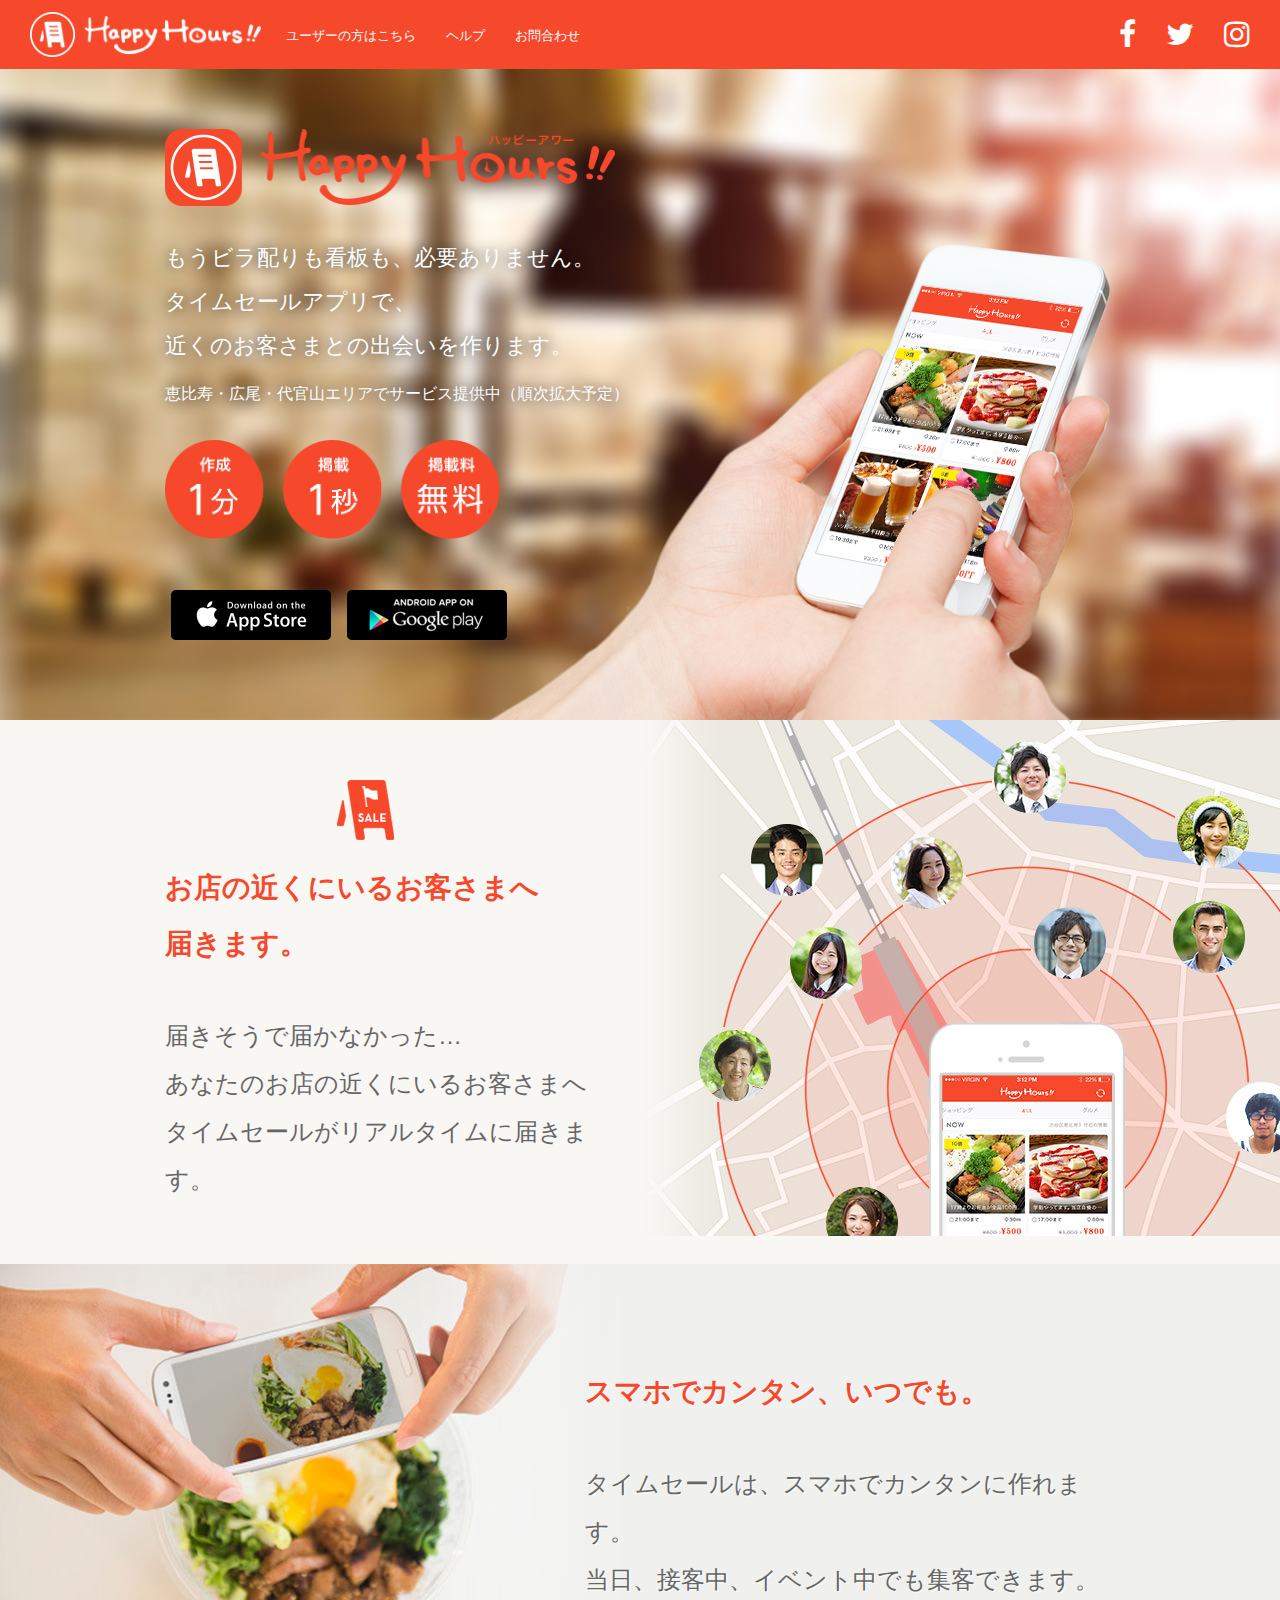
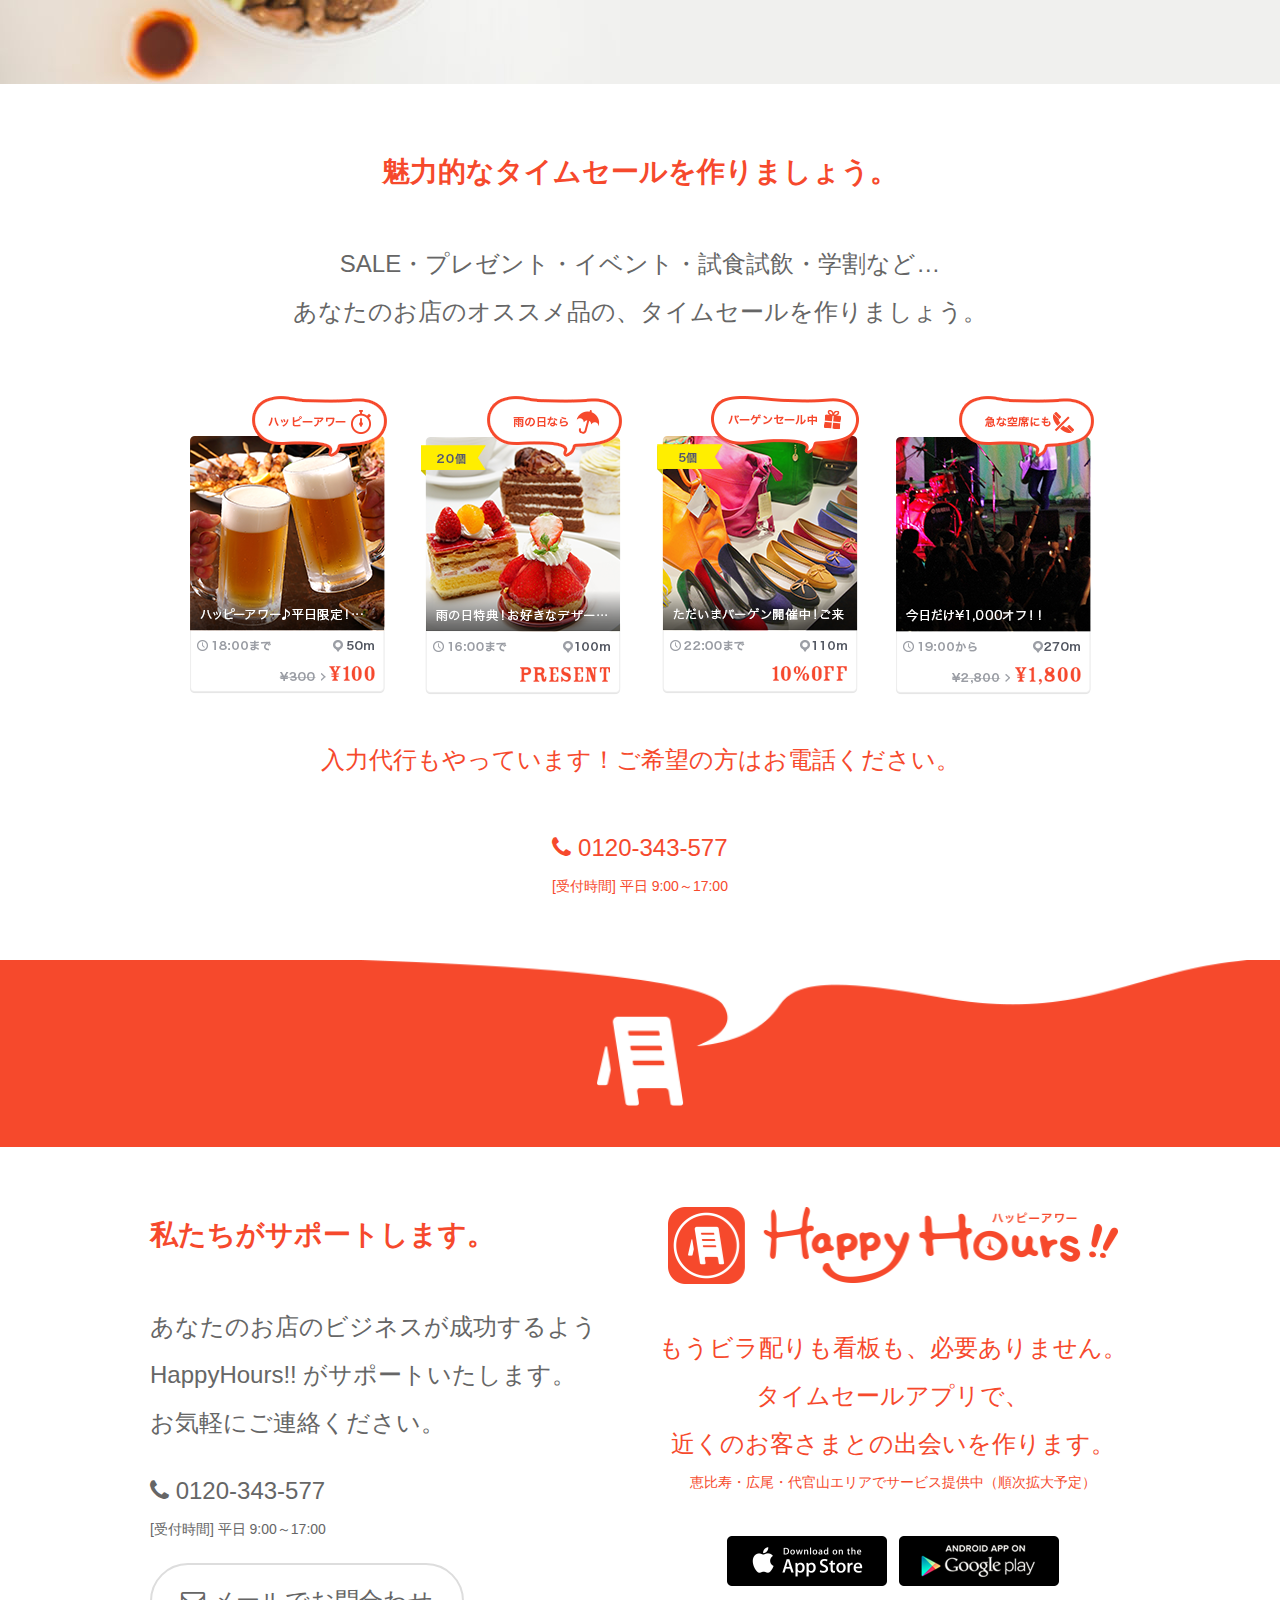
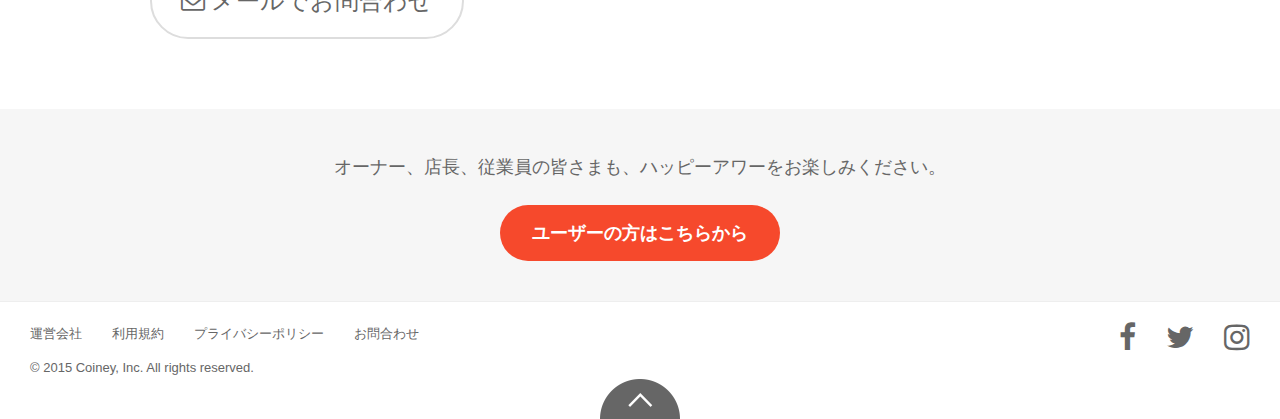
<file: shop.html>
<!DOCTYPE html>

<head>
<meta charset="UTF-8">
<meta name="description" content="HappyHpurs（ハッピーアワー）は、あなたの店のタイムセールアプリです。もうビラ配りも看板も、必要ありません。オススメ商品のタイムセールを作って、近くのお客さまをリアルタイムに集客しましょう。突然のキャンセルや、雨の日に、初回特典、新商品の試食など、あなたのお店の”個性”を宣伝して、ハッ
ピーな出会いを作りましょう！">
<meta name="keywords" content="ハッピーアワー,happyhours,タイムセール,timesale,セール,sale,特売,割引,特典,チラシ,看板,スマホ,アプリ">
<meta name="author" content="HappyHours - Coiney, Inc."/>
<meta name="format-detection" content="telephone=no">
<title>HappyHours!!（ハッピーアワー） - あなたの街のタイムセールアプリ - </title>
<meta name="viewport" content="width=device-width,initial-scale=1.0">
<link rel="stylesheet" href="css/style.css">
<link rel="stylesheet" href="https://maxcdn.bootstrapcdn.com/font-awesome/4.4.0/css/font-awesome.min.css">
</head>

<body>

<div class="wrapper" id="shop">

<div class="header" id="top">
<p class="logo"><a href="/"><img src="img/logo_header.png" alt="HappyHours!!（ハッピーアワー） - あなたの街のタイムセールアプリ -"></a></p>
<ul class="menu">
<li><a href="index.html">ユーザーの方はこちら</a></li>
<li><a href="http://support.hhapp.jp/category/9-2" target="_blank">ヘルプ</a></li>
<li><a href="http://support.hhapp.jp/" target="_blank">お問合わせ</a></li>
</ul>
<ul class="sns">
<li><a href="#" title="instagram" target="_blank"><i class="fa fa-instagram fa-2x"></i></a></li>
<li><a href="#" title="Twitter" target="_blank"><i class="fa fa-twitter fa-2x"></i></a></li>
<li><a href="#" title="Facebook" target="_blank"><i class="fa fa-facebook fa-2x"></i></a></li>
</ul>
<!-- /.header --></div>


<div class="boxTitle">

<div class="boxInner">
<div class="contentsMain">
<h1 class="logo"><img src="img/logo_main.png" alt="HappyHours!!（ハッピーアワー） - あなたの街のタイムセールアプリ -"></h1>
<p class="boxText">もうビラ配りも看板も、必要ありません。<br>
タイムセールアプリで、<br>
近くのお客さまとの出会いを作ります。
<span>恵比寿・広尾・代官山エリアでサービス提供中（順次拡大予定）</span></p>
<p class="iconPoint"><img src="img/icon_shop_boxtitle.png" alt="作成1分・掲載1秒・掲載料無料"></p>
<ul class="btnDownload">
<li><a href="#"><img src="img/btn_dl_appstore.png" alt="Download on the App Store"></a></li>
<li><a href="#"><img src="img/btn_dl_googleplay.png" alt="ANDROID APP ON Google play"></a></li>
</ul>
<p class="boxTitleImg"><img src="img/img_shop_boxtitle.png" alt="あなたのハッピーな時間を作る街のタイムセールアプリ"></p>
<!-- /.contentsMain --></div>
<!-- /.boxInner --></div>

<!-- /.boxTitle --></div>


<div class="boxMap">

<div class="boxInner">
<div class="contentsMain">
<div class="boxHalf">
<p class="icon"><img src="img/icon_sale.png" alt="SALE"></p>
<h2 class="boxCaption">お店の近くにいるお客さまへ<br>
届きます。</h2>
<p class="boxText">届きそうで届かなかった…<br>
あなたのお店の近くにいるお客さまへ<br>
タイムセールがリアルタイムに届きます。</p>
<!-- /.boxHalf --></div>
<!-- /.contentsMain --></div>
<!-- /.boxInner --></div>
<p class="boxMapImg"><img src="img/bg_shop_boxmap.jpg" alt="お店の近くにいるお客さまへ届きます。"></p>

<!-- /.boxMap --></div>


<div class="boxPic">

<div class="boxInner">
<div class="contentsMain">
<div class="boxHalf">
<h2 class="boxCaption">スマホでカンタン、いつでも。</h2>
<p class="boxText">タイムセールは、スマホでカンタンに作れます。<br>
当日、接客中、イベント中でも集客できます。</p>
<!-- /.boxHalf --></div>
<!-- /.contentsMain --></div>
<!-- /.boxInner --></div>
<p class="boxPicImg"><img src="img/bg_shop_boxpic.jpg" alt="スマホでカンタン、いつでも。"></p>

<!-- /.boxPic --></div>


<div class="boxSale">

<div class="boxInner">
<div class="contentsMain">
<h2 class="boxCaption">魅力的なタイムセールを作りましょう。</h2>
<p class="boxText">SALE・プレゼント・イベント・試食試飲・学割など…<br>
あなたのお店のオススメ品の、タイムセールを作りましょう。</p>
<ul class="listSale">
<li><img src="img/img_shop_boxsale01.png" alt="img_shop_boxsale01"></li>
<li><img src="img/img_shop_boxsale02.png" alt="タイムセール中"></li>
<li><img src="img/img_shop_boxsale03.png" alt="雨の日なら"></li>
<li><img src="img/img_shop_boxsale04.png" alt="急な空席にも"></li>
</ul>
<p class="boxText boxTextTel">入力代行もやっています！ご希望の方はお電話ください。</p>
<p class="boxText boxTextTel">
<span data-action="call" data-tel="0120343577"><i class="fa fa-phone"></i> 0120-343-577</span>
<span class="time">[受付時間] 平日 9:00～17:00</span></p>
<!-- /.contentsMain --></div>
<!-- /.boxInner --></div>
<div class="boxSaleBottom">
<p><img src="img/bg_boxsale.png" alt=">SALE・プレゼント・イベント・試食試飲・学割など…あなたのお店のオススメ品の、タイムセールを作りましょう。"></p>
<!-- /.boxSaleBottom --></div></div>

<!-- /.boxSale --></div>


<div class="wrapper">
<div class="boxInfo clearfix">


<div class="boxHelp">

<div class="boxInner">
<div class="contentsMain">
<h2 class="boxCaption">私たちがサポートします。</h2>
<p class="boxText">あなたのお店のビジネスが成功するよう<br>
HappyHours!! がサポートいたします。<br>
お気軽にご連絡ください。</p>
<p class="boxText boxTextTel">
<span data-action="call" data-tel="0120343577"><i class="fa fa-phone"></i> 0120-343-577</span>
<span class="time">[受付時間] 平日 9:00～17:00</span></p>
<p class="boxText boxTextTel"><a href="mailto:happyhours@coiney.com"><i class="fa fa-envelope-o"></i> メールでお問合わせ</a></p>
<!-- /.contentsMain --></div>
<!-- /.boxInner --></div>

<!-- /.boxHelp --></div>


<div class="boxDl">

<div class="boxInner">
<div class="contentsMain">
<h2 class="logo"><img src="img/logo_main.png" alt="HappyHours!!（ハッピーアワー） - あなたの街のタイムセールアプリ -"></h2>
<p class="boxText">もうビラ配りも看板も、必要ありません。<br>
タイムセールアプリで、<br>
近くのお客さまとの出会いを作ります。
<span>恵比寿・広尾・代官山エリアでサービス提供中（順次拡大予定）</span></p>
<ul class="btnDownload">
<li><a href="#"><img src="img/btn_dl_appstore.png" alt="Download on the App Store"></a></li><li><a href="#"><img src="img/btn_dl_googleplay.png" alt="ANDROID APP ON Google play"></a></li>
</ul>
<!-- /.contentsMain --></div>
<!-- /.boxInner --></div>

<!-- /.boxDl --></div>


<!-- /.boxInner --></div>
<!-- /.wrapper --></div>





<div class="boxLink">

<div class="boxInner">
<div class="contentsMain">
<p class="boxText">オーナー、店長、従業員の皆さまも、ハッピーアワーをお楽しみください。</p>
<p class="btn"><a href="index.html">ユーザーの方はこちらから</a></p>
<!-- /.contentsMain --></div>
<!-- /.boxInner --></div>

<!-- /.boxLink --></div>


<div class="footer">
<div class="clearfix">
<ul class="menu">
<li><a href="http://coiney.com/" target="_blank">運営会社</a></li>
<li><a href="terms_shop.html">利用規約</a></li>
<li><a href="privacy.html">プライバシーポリシー</a></li>
<li><a href="http://support.hhapp.jp/" target="_blank">お問合わせ</a></li>
</ul>
<ul class="sns">
<li><a href="#" title="instagram" target="_blank"><i class="fa fa-instagram fa-2x"></i></a></li>
<li><a href="#" title="Twitter" target="_blank"><i class="fa fa-twitter fa-2x"></i></a></li>
<li><a href="#" title="Facebook" target="_blank"><i class="fa fa-facebook fa-2x"></i></a></li>
</ul>
<!-- /.clearfix --></div>
<p class="copyright">&copy; 2015 Coiney, Inc. All rights reserved.</p>
<p class="pagetop"><a href="#top"><img src="img/btn_pagetop.png" alt="このページの先頭へ"></a></p>
<!-- /.footer --></div>

<!-- /.wrapper --></div>


<script src="https://ajax.googleapis.com/ajax/libs/jquery/1.11.3/jquery.min.js"></script>

<script>
$(function() {
    if (!isPhone())
        return;

    $('span[data-action=call]').each(function() {
        var $ele = $(this);
        $ele.wrap('<a href="tel:' + $ele.data('tel') + '"></a>');
    });
});

function isPhone() {
    return (navigator.userAgent.indexOf('iPhone') > 0 || navigator.userAgent.indexOf('Android') > 0);
}
</script>

<script>
(function(i,s,o,g,r,a,m){i['GoogleAnalyticsObject']=r;i[r]=i[r]||function(){
(i[r].q=i[r].q||[]).push(arguments)},i[r].l=1*new Date();a=s.createElement(o),
m=s.getElementsByTagName(o)[0];a.async=1;a.src=g;m.parentNode.insertBefore(a,m)
})(window,document,'script','//www.google-analytics.com/analytics.js','ga');
ga('create', 'UA-69012191-1', 'auto');
ga('send', 'pageview');
</script>

</body>
</html>
</file>
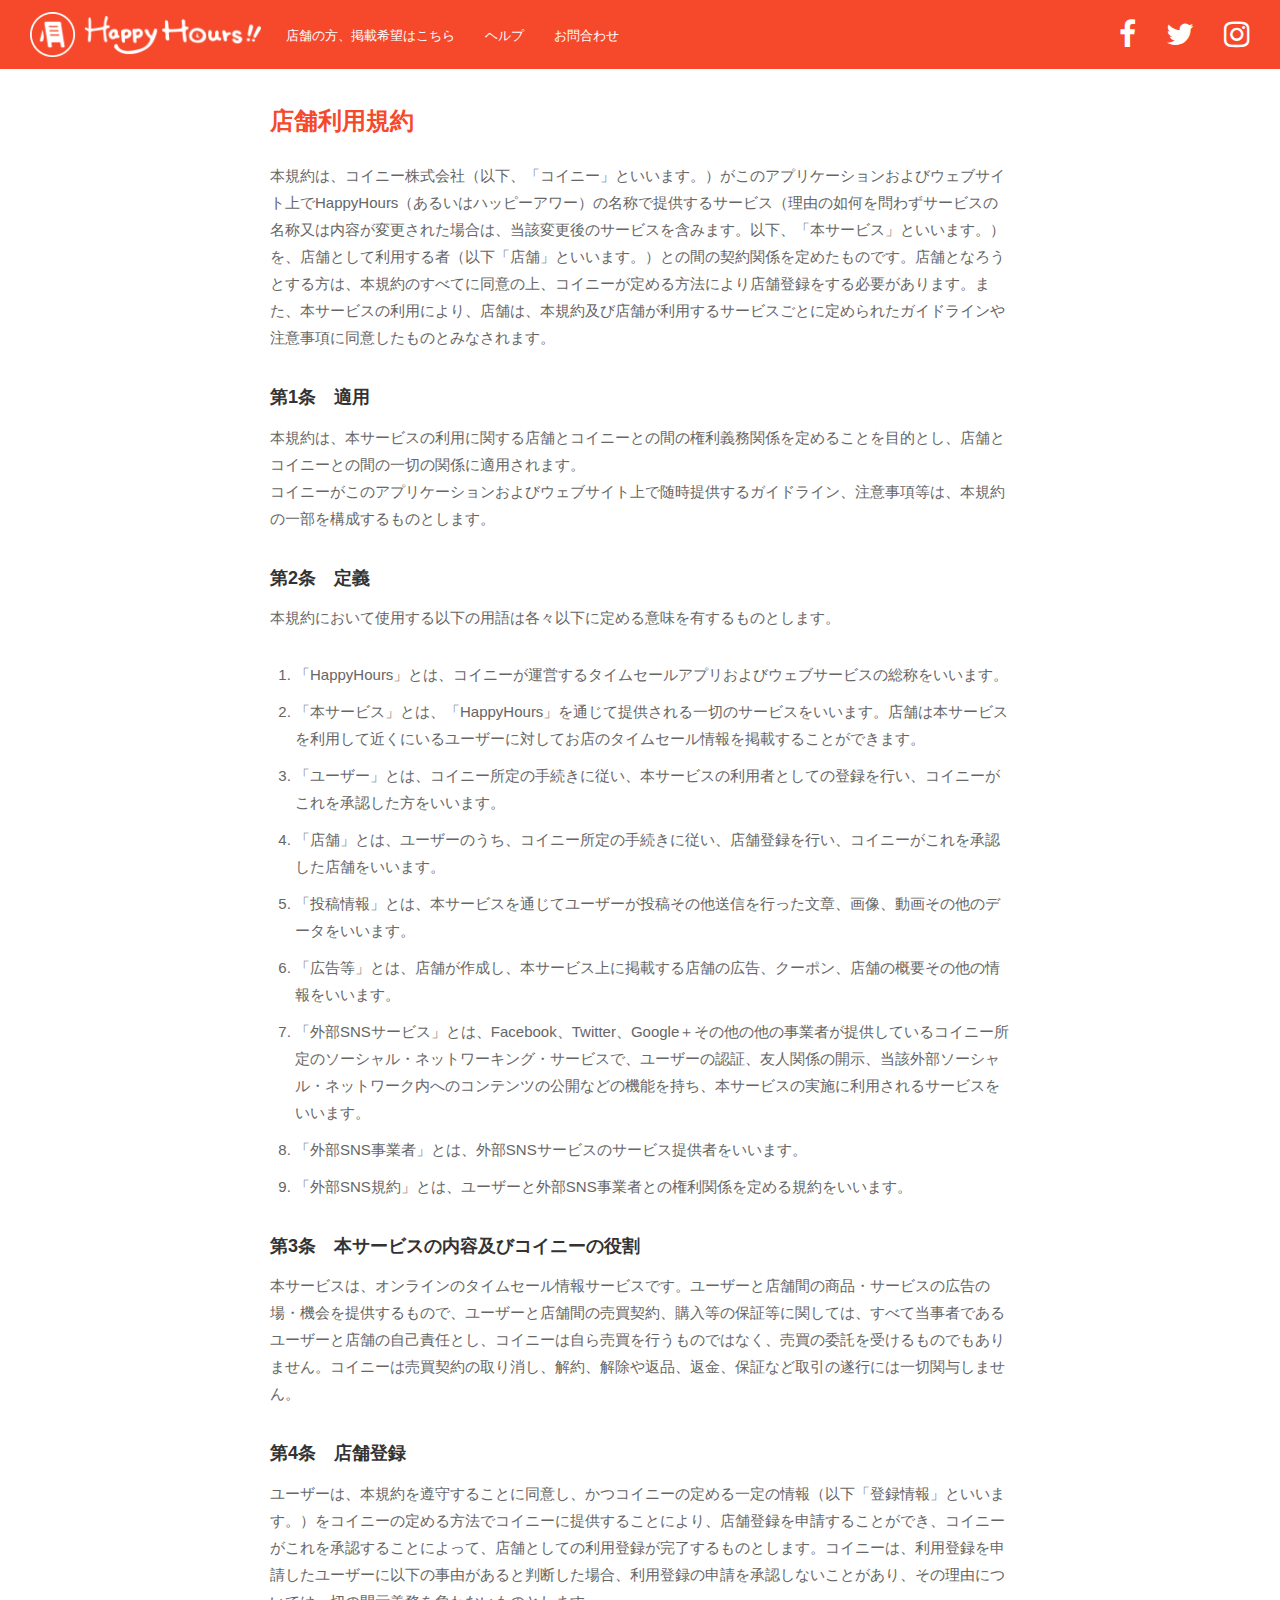
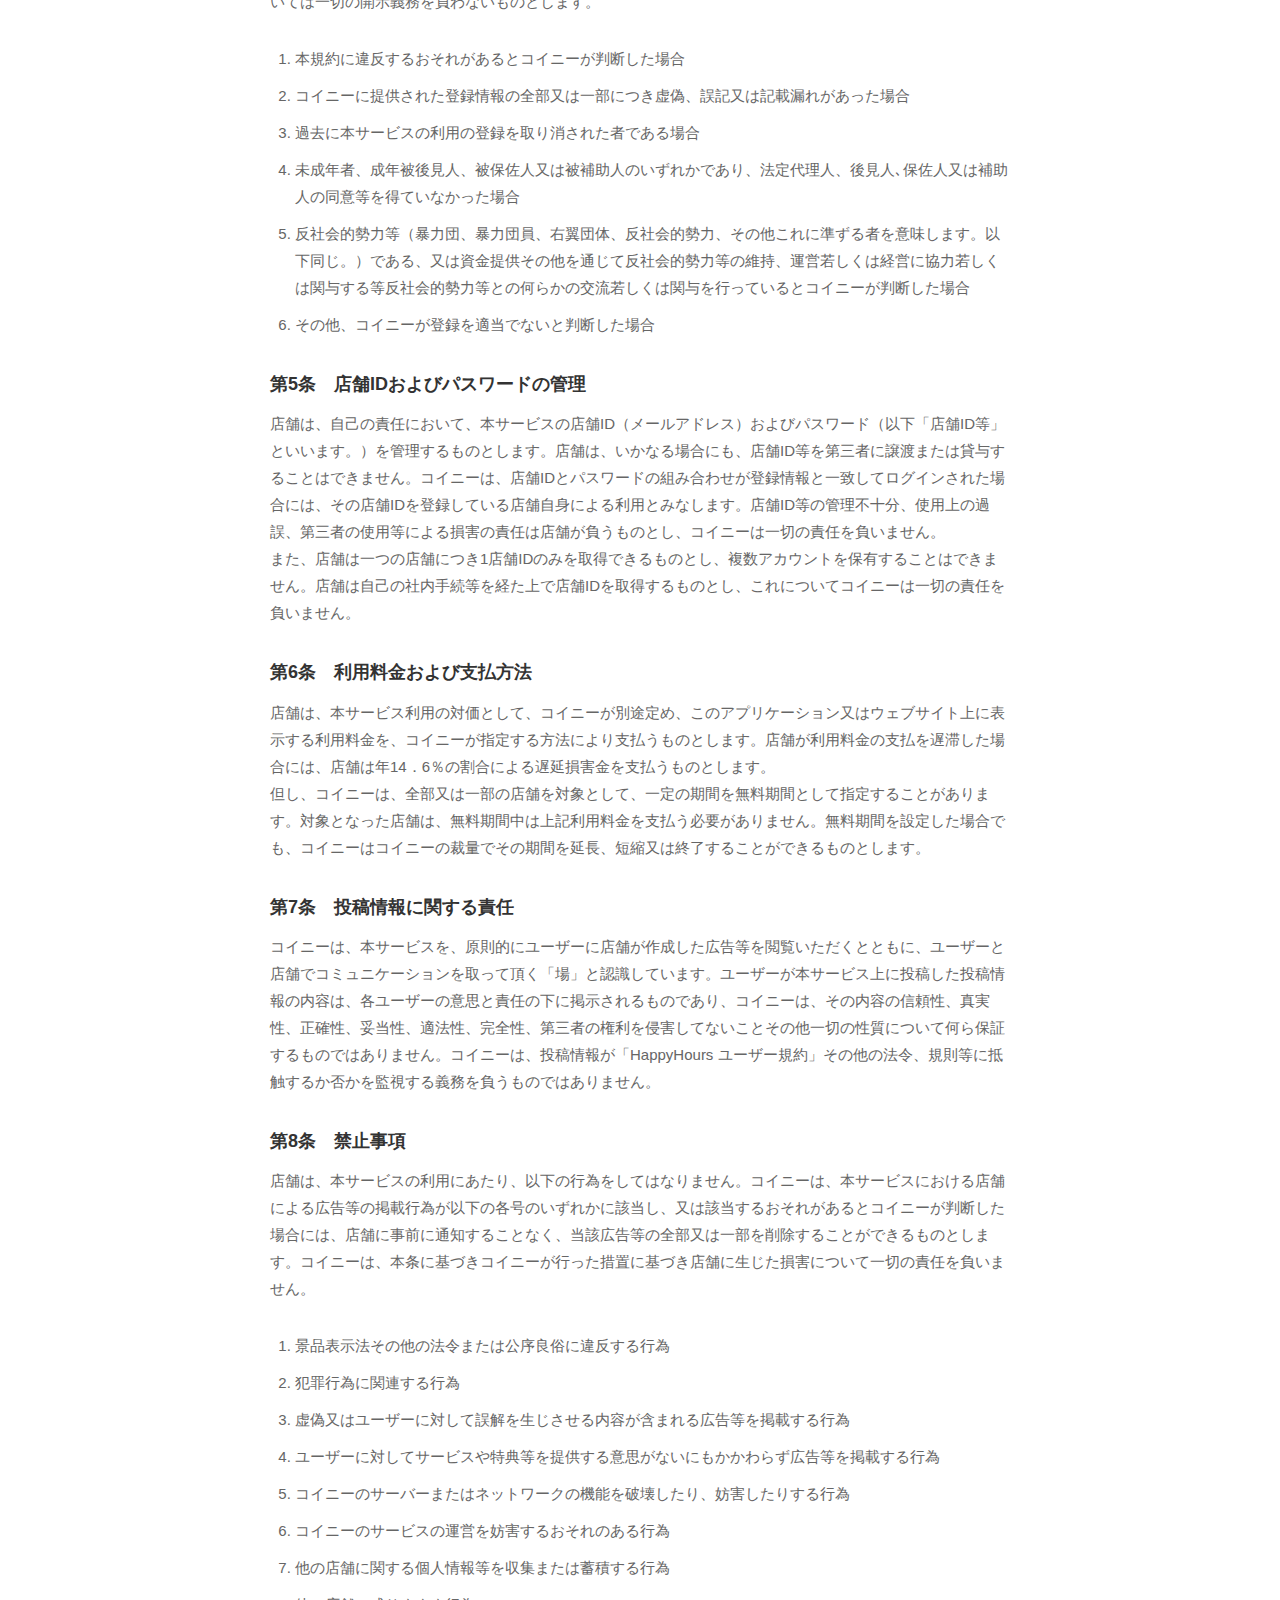
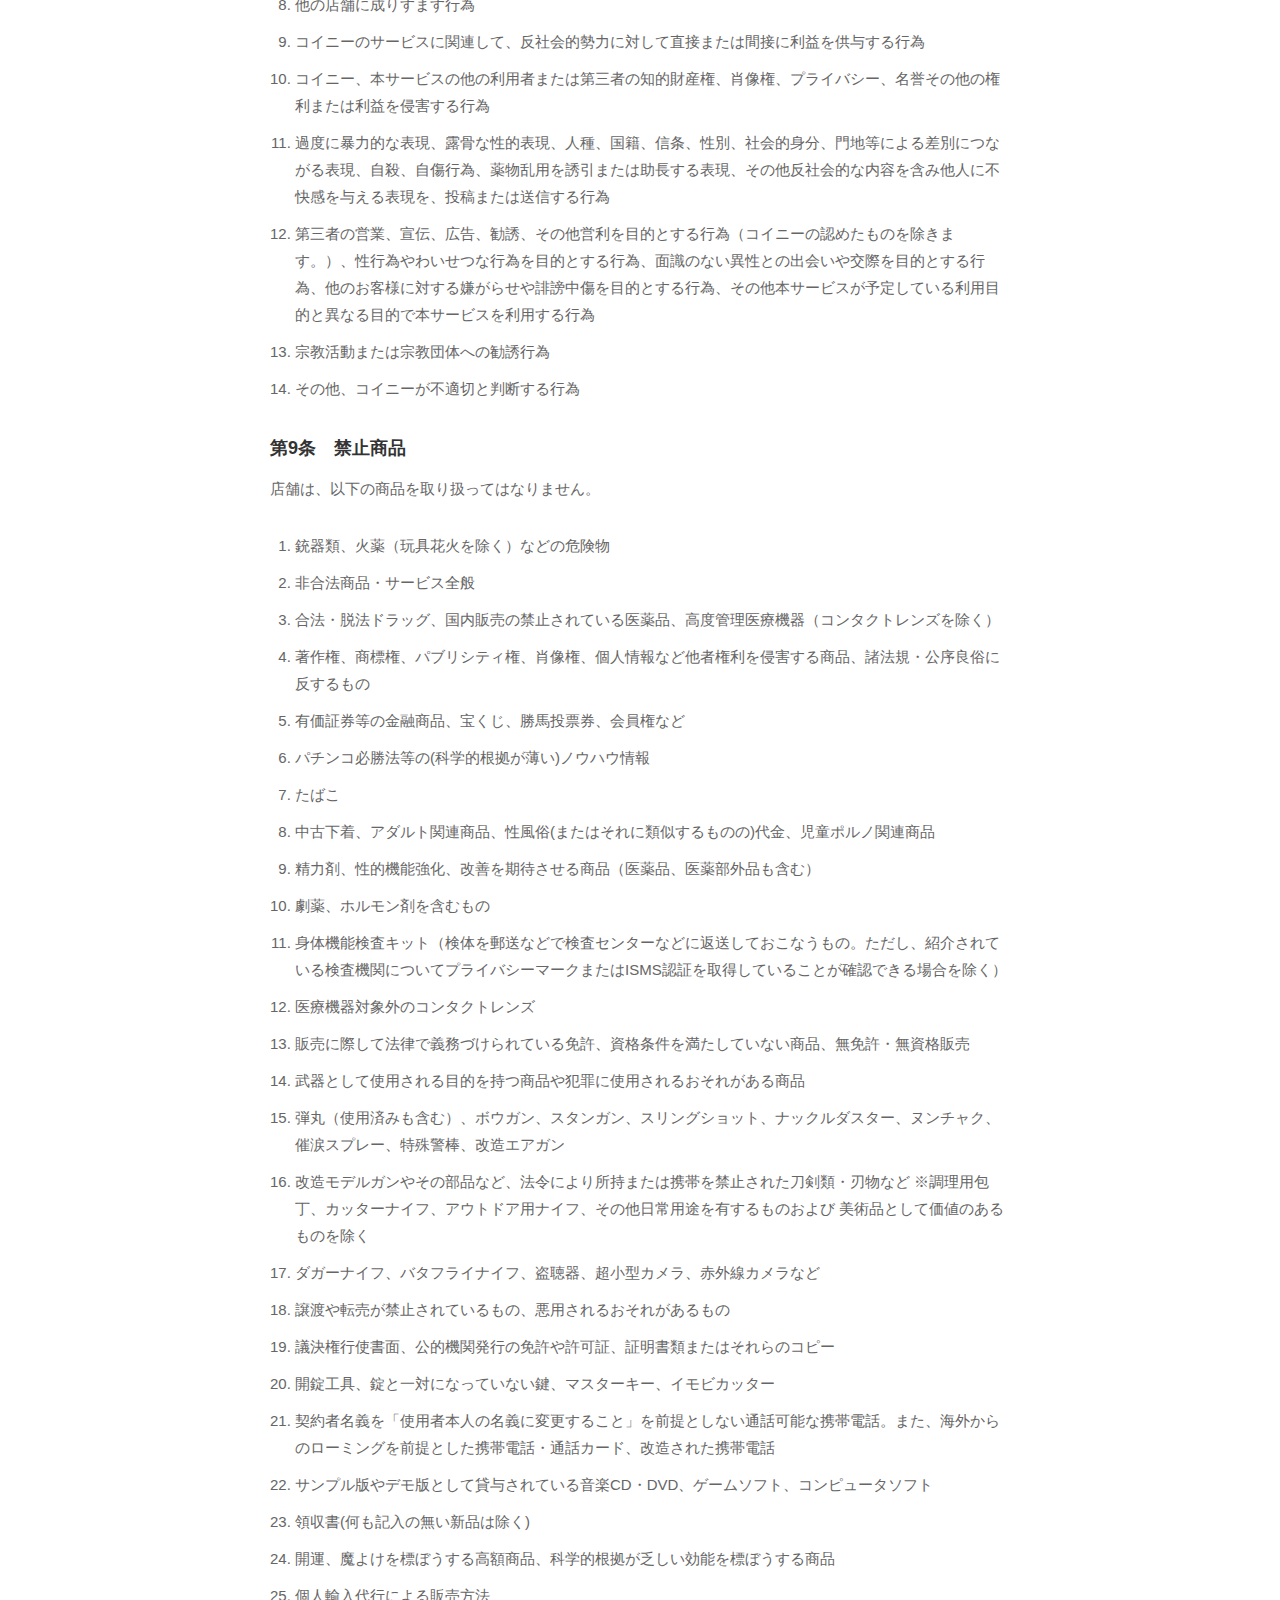
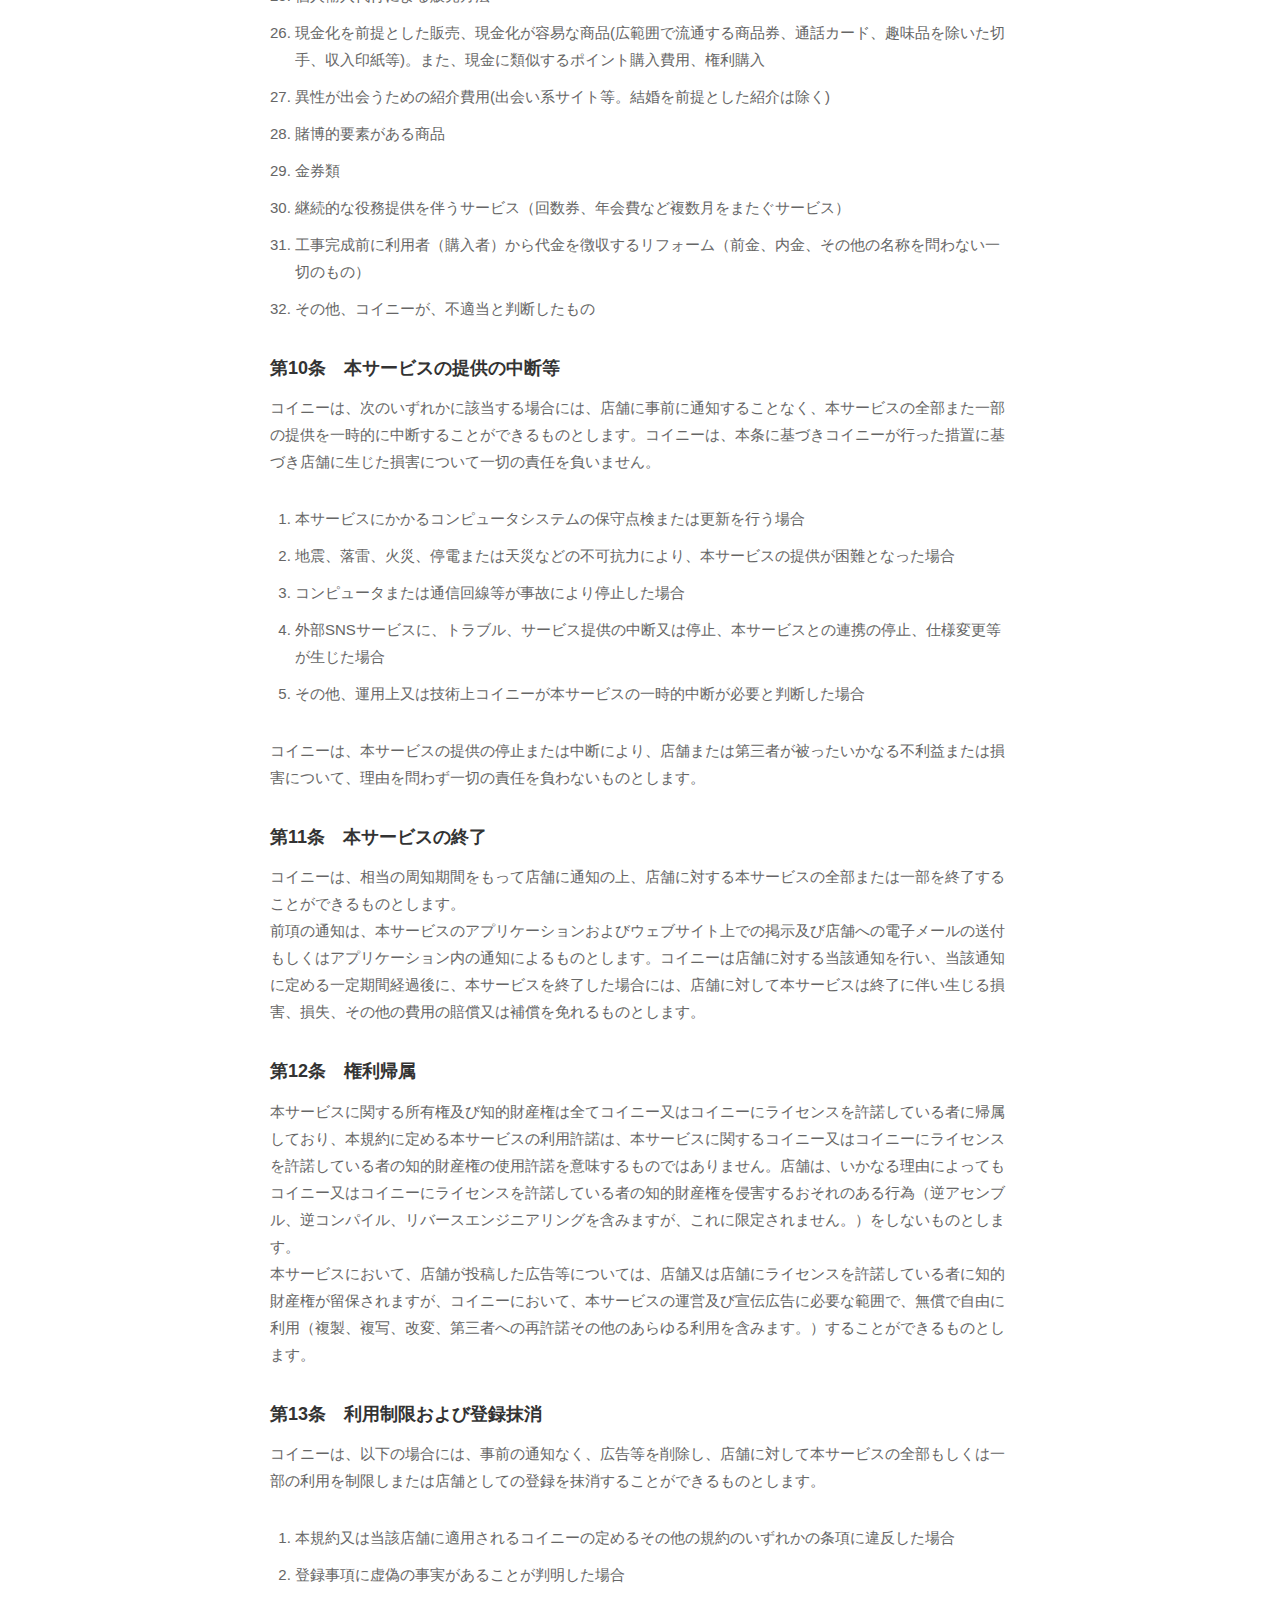
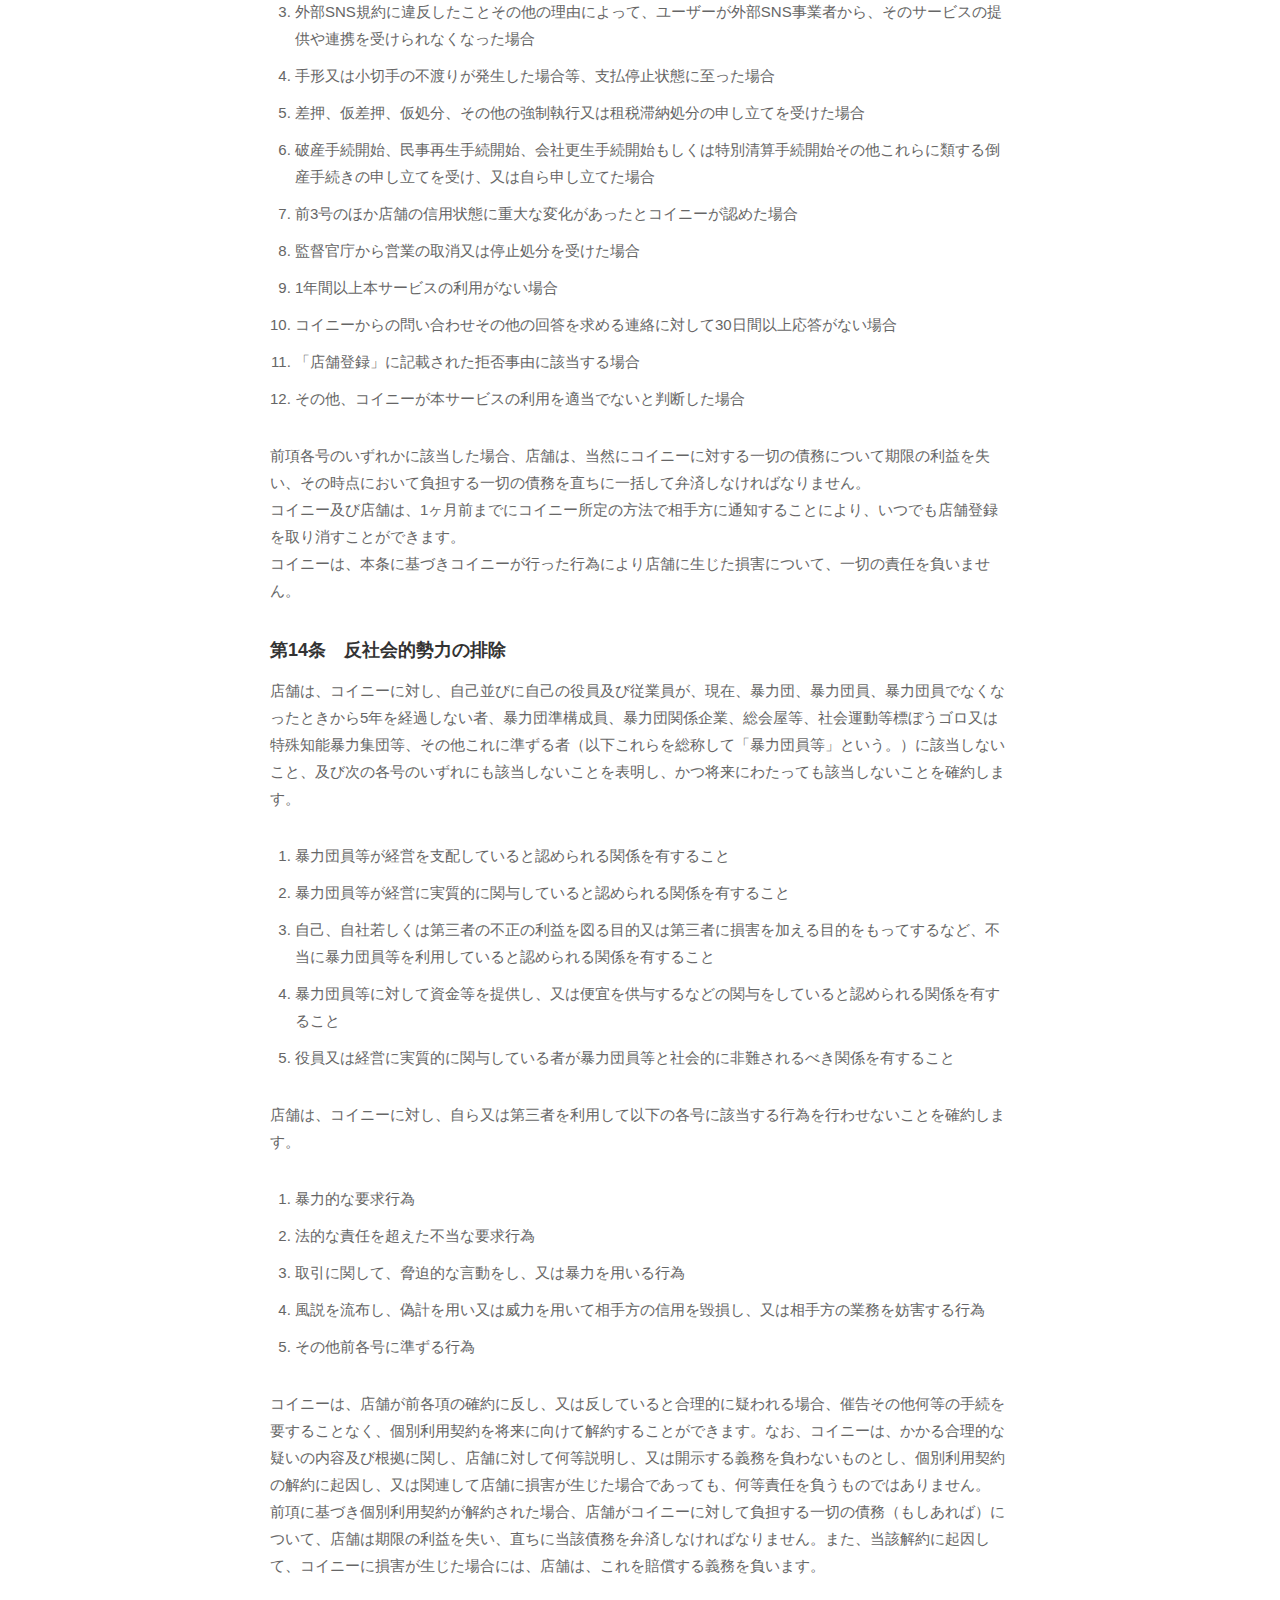
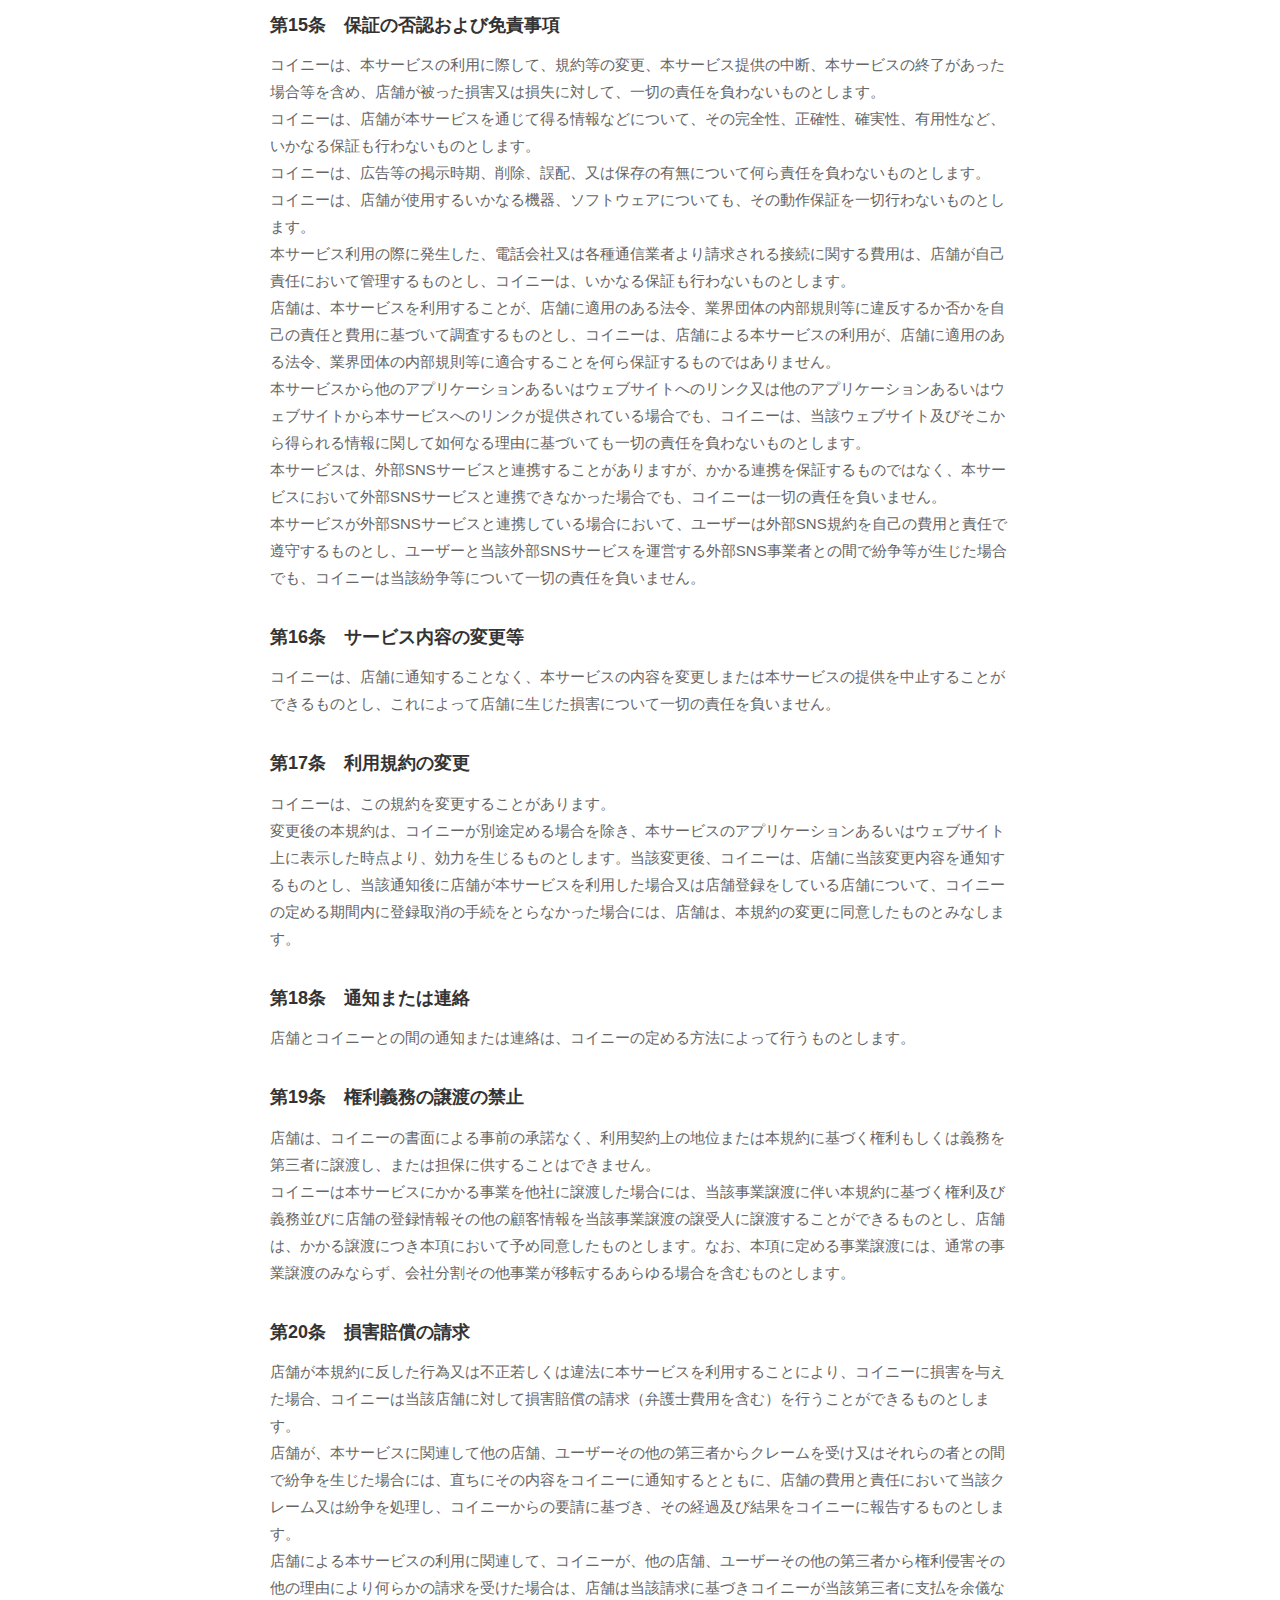
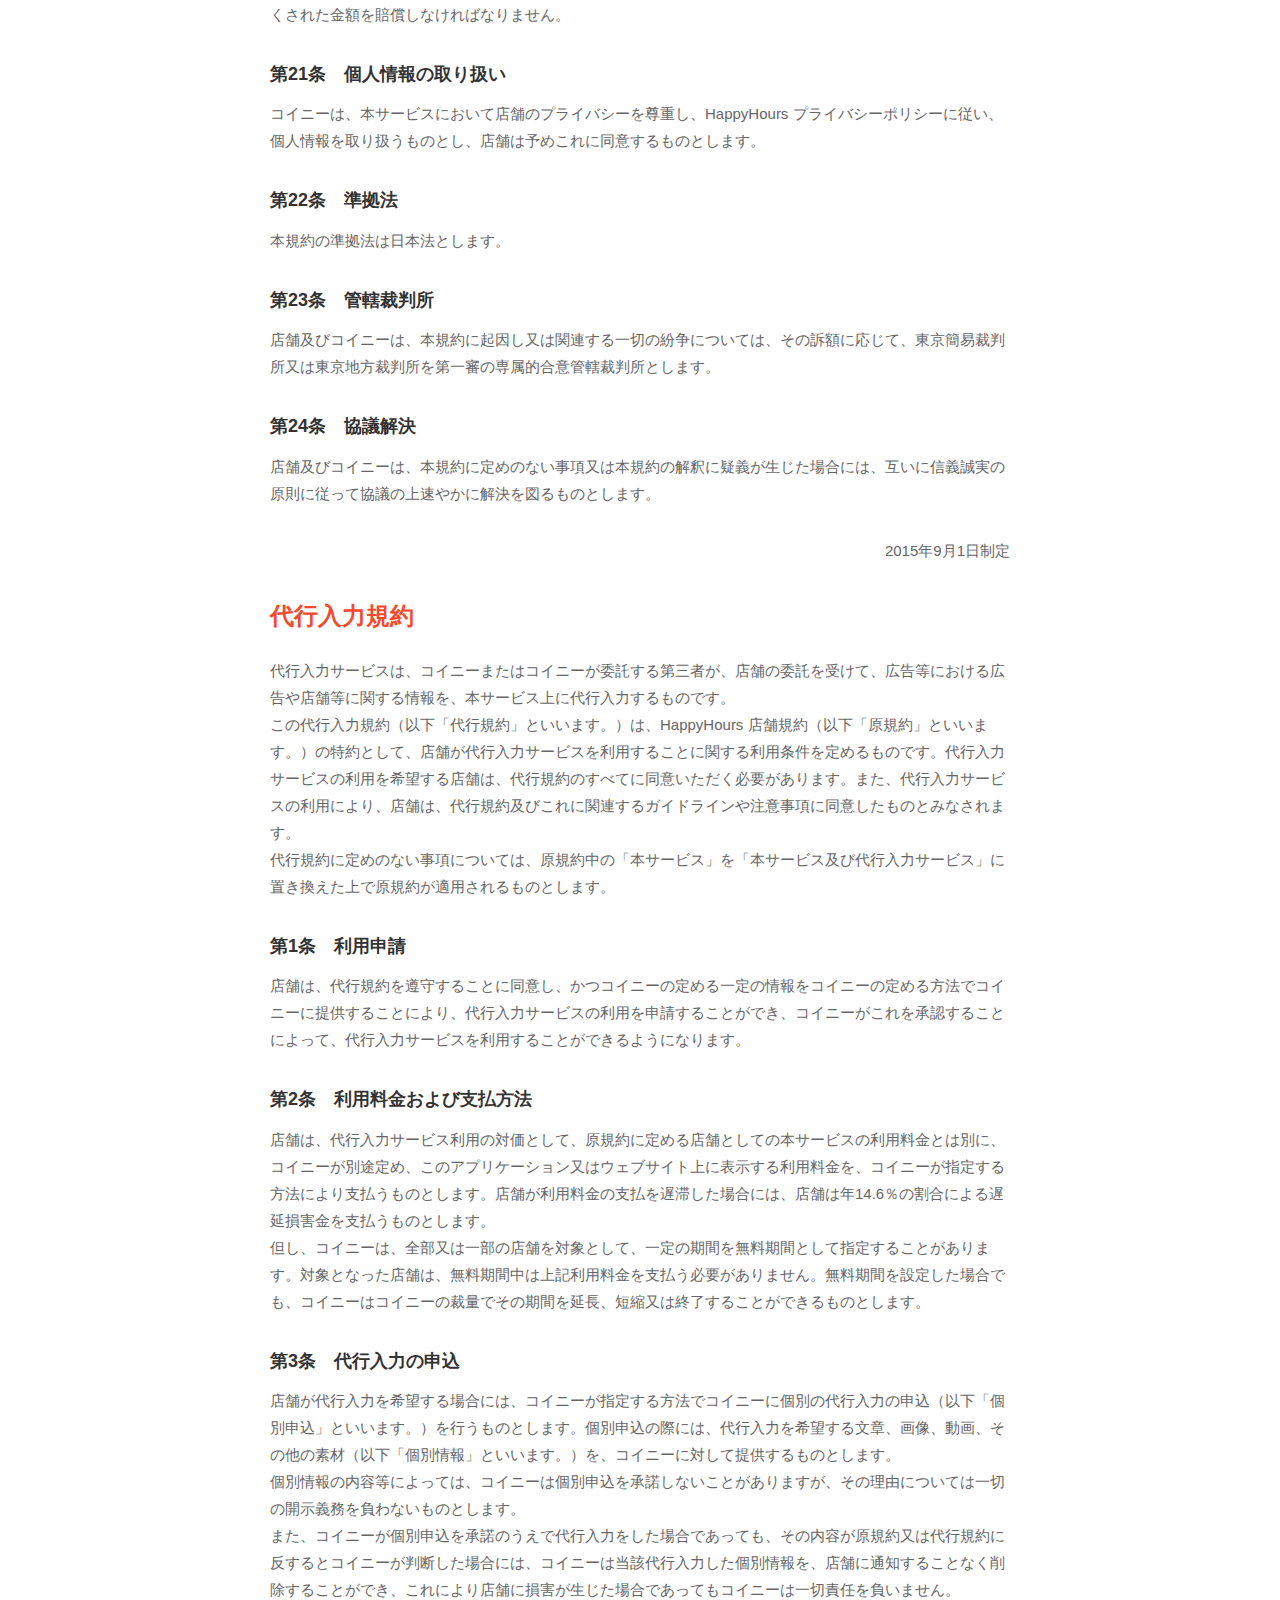
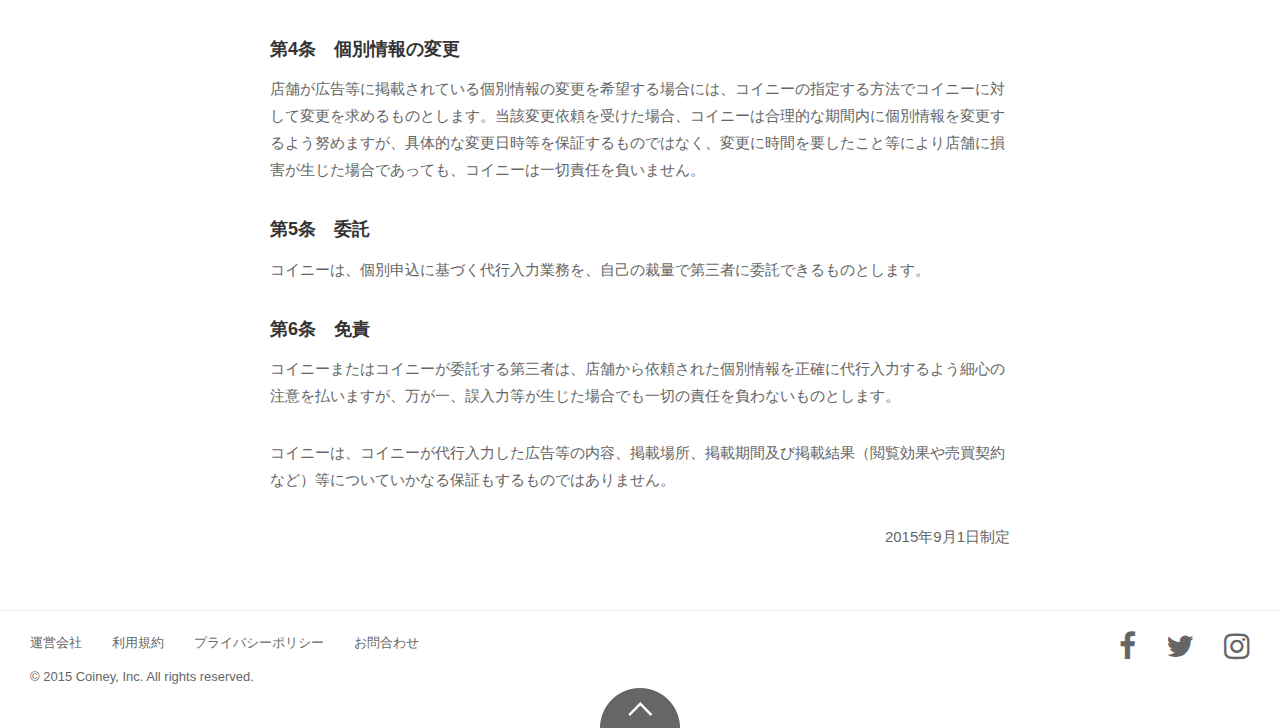
<file: terms_shop.html>
<!DOCTYPE html>

<head>
<meta charset="UTF-8">
<meta name="description" content="HappyHpurs（ハッピーアワー）は、あなたの店のタイムセールアプリです。もうビラ配りも看板も、必要ありません。オススメ商品のタイムセールを作って、近くのお客さまをリアルタイムに集客しましょう。突然のキャンセルや、雨の日に、初回特典、新商品の試食など、あなたのお店の”個性”を宣伝して、ハッ
ピーな出会いを作りましょう！">
<meta name="keywords" content="ハッピーアワー,happyhours,タイムセール,timesale,セール,sale,特売,割引,特典,チラシ,看板,スマホ,アプリ">
<meta name="author" content="HappyHours - Coiney, Inc."/>
<meta name="format-detection" content="telephone=no">
<title>店舗利用規約｜HappyHours!!（ハッピーアワー） - あなたの街のタイムセールアプリ - </title>
<meta name="viewport" content="width=device-width,initial-scale=1.0">
<link rel="stylesheet" href="css/style.css">
<link rel="stylesheet" href="https://maxcdn.bootstrapcdn.com/font-awesome/4.4.0/css/font-awesome.min.css">
</head>

<body>

<div class="wrapper">

<div class="header" id="top">
<p class="logo"><a href="/"><img src="img/logo_header.png" alt="HappyHours!!（ハッピーアワー） - あなたの街のタイムセールアプリ -"></a></p>
<ul class="menu">
<li><a href="shop.html">店舗の方、掲載希望はこちら</a></li>
<li><a href="http://support.hhapp.jp/category/9-2" target="_blank">ヘルプ</a></li>
<li><a href="http://support.hhapp.jp/" target="_blank">お問合わせ</a></li>
</ul>
<ul class="sns">
<li><a href="#" title="instagram" target="_blank"><i class="fa fa-instagram fa-2x"></i></a></li>
<li><a href="#" title="Twitter" target="_blank"><i class="fa fa-twitter fa-2x"></i></a></li>
<li><a href="#" title="Facebook" target="_blank"><i class="fa fa-facebook fa-2x"></i></a></li>
</ul>
<!-- /.header --></div>


<div class="wrapperContents">
<div class="contents textTos">

<h1 class="heading">店舗利用規約</h1>

<p>本規約は、コイニー株式会社（以下、「コイニー」といいます。）がこのアプリケーションおよびウェブサイト上でHappyHours（あるいはハッピーアワー）の名称で提供するサービス（理由の如何を問わずサービスの名称又は内容が変更された場合は、当該変更後のサービスを含みます。以下、「本サービス」といいます。）を、店舗として利用する者（以下「店舗」といいます。）との間の契約関係を定めたものです。店舗となろうとする方は、本規約のすべてに同意の上、コイニーが定める方法により店舗登録をする必要があります。また、本サービスの利用により、店舗は、本規約及び店舗が利用するサービスごとに定められたガイドラインや注意事項に同意したものとみなされます。</p>

<h2>第1条　適用</h2>
<p>本規約は、本サービスの利用に関する店舗とコイニーとの間の権利義務関係を定めることを目的とし、店舗とコイニーとの間の一切の関係に適用されます。<br>
コイニーがこのアプリケーションおよびウェブサイト上で随時提供するガイドライン、注意事項等は、本規約の一部を構成するものとします。</p>

<h2>第2条　定義</h2>
<p>本規約において使用する以下の用語は各々以下に定める意味を有するものとします。</p>
<ol>
<li>「HappyHours」とは、コイニーが運営するタイムセールアプリおよびウェブサービスの総称をいいます。</li>
<li>「本サービス」とは、「HappyHours」を通じて提供される一切のサービスをいいます。店舗は本サービスを利用して近くにいるユーザーに対してお店のタイムセール情報を掲載することができます。</li>
<li>「ユーザー」とは、コイニー所定の手続きに従い、本サービスの利用者としての登録を行い、コイニーがこれを承認した方をいいます。</li>
<li>「店舗」とは、ユーザーのうち、コイニー所定の手続きに従い、店舗登録を行い、コイニーがこれを承認した店舗をいいます。</li>
<li>「投稿情報」とは、本サービスを通じてユーザーが投稿その他送信を行った文章、画像、動画その他のデータをいいます。</li>
<li>「広告等」とは、店舗が作成し、本サービス上に掲載する店舗の広告、クーポン、店舗の概要その他の情報をいいます。</li>
<li>「外部SNSサービス」とは、Facebook、Twitter、Google＋その他の他の事業者が提供しているコイニー所定のソーシャル・ネットワーキング・サービスで、ユーザーの認証、友人関係の開示、当該外部ソーシャル・ネットワーク内へのコンテンツの公開などの機能を持ち、本サービスの実施に利用されるサービスをいいます。</li>
<li>「外部SNS事業者」とは、外部SNSサービスのサービス提供者をいいます。</li>
<li>「外部SNS規約」とは、ユーザーと外部SNS事業者との権利関係を定める規約をいいます。</li>
</ol>

<h2>第3条　本サービスの内容及びコイニーの役割</h2>
<p>本サービスは、オンラインのタイムセール情報サービスです。ユーザーと店舗間の商品・サービスの広告の場・機会を提供するもので、ユーザーと店舗間の売買契約、購入等の保証等に関しては、すべて当事者であるユーザーと店舗の自己責任とし、コイニーは自ら売買を行うものではなく、売買の委託を受けるものでもありません。コイニーは売買契約の取り消し、解約、解除や返品、返金、保証など取引の遂行には一切関与しません。</p>

<h2>第4条　店舗登録</h2>
<p>ユーザーは、本規約を遵守することに同意し、かつコイニーの定める一定の情報（以下「登録情報」といいます。）をコイニーの定める方法でコイニーに提供することにより、店舗登録を申請することができ、コイニーがこれを承認することによって、店舗としての利用登録が完了するものとします。コイニーは、利用登録を申請したユーザーに以下の事由があると判断した場合、利用登録の申請を承認しないことがあり、その理由については一切の開示義務を負わないものとします。</p>
<ol>
<li>本規約に違反するおそれがあるとコイニーが判断した場合</li>
<li>コイニーに提供された登録情報の全部又は一部につき虚偽、誤記又は記載漏れがあった場合</li>
<li>過去に本サービスの利用の登録を取り消された者である場合</li>
<li>未成年者、成年被後見人、被保佐人又は被補助人のいずれかであり、法定代理人、後見人､保佐人又は補助人の同意等を得ていなかった場合</li>
<li>反社会的勢力等（暴力団、暴力団員、右翼団体、反社会的勢力、その他これに準ずる者を意味します。以下同じ。）である、又は資金提供その他を通じて反社会的勢力等の維持、運営若しくは経営に協力若しくは関与する等反社会的勢力等との何らかの交流若しくは関与を行っているとコイニーが判断した場合</li>
<li>その他、コイニーが登録を適当でないと判断した場合</li>
</ol>

<h2>第5条　店舗IDおよびパスワードの管理</h2>
<p>店舗は、自己の責任において、本サービスの店舗ID（メールアドレス）およびパスワード（以下「店舗ID等」といいます。）を管理するものとします。店舗は、いかなる場合にも、店舗ID等を第三者に譲渡または貸与することはできません。コイニーは、店舗IDとパスワードの組み合わせが登録情報と一致してログインされた場合には、その店舗IDを登録している店舗自身による利用とみなします。店舗ID等の管理不十分、使用上の過誤、第三者の使用等による損害の責任は店舗が負うものとし、コイニーは一切の責任を負いません。<br>
また、店舗は一つの店舗につき1店舗IDのみを取得できるものとし、複数アカウントを保有することはできません。店舗は自己の社内手続等を経た上で店舗IDを取得するものとし、これについてコイニーは一切の責任を負いません。</p>

<h2>第6条　利用料金および支払方法</h2>
<p>店舗は、本サービス利用の対価として、コイニーが別途定め、このアプリケーション又はウェブサイト上に表示する利用料金を、コイニーが指定する方法により支払うものとします。店舗が利用料金の支払を遅滞した場合には、店舗は年14．6％の割合による遅延損害金を支払うものとします。<br>
但し、コイニーは、全部又は一部の店舗を対象として、一定の期間を無料期間として指定することがあります。対象となった店舗は、無料期間中は上記利用料金を支払う必要がありません。無料期間を設定した場合でも、コイニーはコイニーの裁量でその期間を延長、短縮又は終了することができるものとします。</p>

<h2>第7条　投稿情報に関する責任</h2>
<p>コイニーは、本サービスを、原則的にユーザーに店舗が作成した広告等を閲覧いただくとともに、ユーザーと店舗でコミュニケーションを取って頂く「場」と認識しています。ユーザーが本サービス上に投稿した投稿情報の内容は、各ユーザーの意思と責任の下に掲示されるものであり、コイニーは、その内容の信頼性、真実性、正確性、妥当性、適法性、完全性、第三者の権利を侵害してないことその他一切の性質について何ら保証するものではありません。コイニーは、投稿情報が「HappyHours ユーザー規約」その他の法令、規則等に抵触するか否かを監視する義務を負うものではありません。</p>

<h2>第8条　禁止事項</h2>
<p>店舗は、本サービスの利用にあたり、以下の行為をしてはなりません。コイニーは、本サービスにおける店舗による広告等の掲載行為が以下の各号のいずれかに該当し、又は該当するおそれがあるとコイニーが判断した場合には、店舗に事前に通知することなく、当該広告等の全部又は一部を削除することができるものとします。コイニーは、本条に基づきコイニーが行った措置に基づき店舗に生じた損害について一切の責任を負いません。</p>
<ol>
<li>景品表示法その他の法令または公序良俗に違反する行為</li>
<li>犯罪行為に関連する行為</li>
<li>虚偽又はユーザーに対して誤解を生じさせる内容が含まれる広告等を掲載する行為</li>
<li>ユーザーに対してサービスや特典等を提供する意思がないにもかかわらず広告等を掲載する行為</li>
<li>コイニーのサーバーまたはネットワークの機能を破壊したり、妨害したりする行為</li>
<li>コイニーのサービスの運営を妨害するおそれのある行為</li>
<li>他の店舗に関する個人情報等を収集または蓄積する行為</li>
<li>他の店舗に成りすます行為</li>
<li>コイニーのサービスに関連して、反社会的勢力に対して直接または間接に利益を供与する行為</li>
<li>コイニー、本サービスの他の利用者または第三者の知的財産権、肖像権、プライバシー、名誉その他の権利または利益を侵害する行為</li>
<li>過度に暴力的な表現、露骨な性的表現、人種、国籍、信条、性別、社会的身分、門地等による差別につながる表現、自殺、自傷行為、薬物乱用を誘引または助長する表現、その他反社会的な内容を含み他人に不快感を与える表現を、投稿または送信する行為</li>
<li>第三者の営業、宣伝、広告、勧誘、その他営利を目的とする行為（コイニーの認めたものを除きます。）、性行為やわいせつな行為を目的とする行為、面識のない異性との出会いや交際を目的とする行為、他のお客様に対する嫌がらせや誹謗中傷を目的とする行為、その他本サービスが予定している利用目的と異なる目的で本サービスを利用する行為</li>
<li>宗教活動または宗教団体への勧誘行為</li>
<li>その他、コイニーが不適切と判断する行為</li>
</ol>

<h2>第9条　禁止商品</h2>
<p>店舗は、以下の商品を取り扱ってはなりません。</p>
<ol>
<li>銃器類、火薬（玩具花火を除く）などの危険物</li>
<li>非合法商品・サービス全般</li>
<li>合法・脱法ドラッグ、国内販売の禁止されている医薬品、高度管理医療機器（コンタクトレンズを除く）</li>
<li>著作権、商標権、パブリシティ権、肖像権、個人情報など他者権利を侵害する商品、諸法規・公序良俗に反するもの</li>
<li>有価証券等の金融商品、宝くじ、勝馬投票券、会員権など</li>
<li>パチンコ必勝法等の(科学的根拠が薄い)ノウハウ情報</li>
<li>たばこ</li>
<li>中古下着、アダルト関連商品、性風俗(またはそれに類似するものの)代金、児童ポルノ関連商品</li>
<li>精力剤、性的機能強化、改善を期待させる商品（医薬品、医薬部外品も含む）</li>
<li>劇薬、ホルモン剤を含むもの</li>
<li>身体機能検査キット（検体を郵送などで検査センターなどに返送しておこなうもの。ただし、紹介されている検査機関についてプライバシーマークまたはISMS認証を取得していることが確認できる場合を除く）</li>
<li>医療機器対象外のコンタクトレンズ</li>
<li>販売に際して法律で義務づけられている免許、資格条件を満たしていない商品、無免許・無資格販売</li>
<li>武器として使用される目的を持つ商品や犯罪に使用されるおそれがある商品</li>
<li>弾丸（使用済みも含む）、ボウガン、スタンガン、スリングショット、ナックルダスター、ヌンチャク、催涙スプレー、特殊警棒、改造エアガン</li>
<li>改造モデルガンやその部品など、法令により所持または携帯を禁止された刀剣類・刃物など ※調理用包丁、カッターナイフ、アウトドア用ナイフ、その他日常用途を有するものおよび 美術品として価値のあるものを除く</li>
<li>ダガーナイフ、バタフライナイフ、盗聴器、超小型カメラ、赤外線カメラなど</li>
<li>譲渡や転売が禁止されているもの、悪用されるおそれがあるもの</li>
<li>議決権行使書面、公的機関発行の免許や許可証、証明書類またはそれらのコピー</li>
<li>開錠工具、錠と一対になっていない鍵、マスターキー、イモビカッター</li>
<li>契約者名義を「使用者本人の名義に変更すること」を前提としない通話可能な携帯電話。また、海外からのローミングを前提とした携帯電話・通話カード、改造された携帯電話</li>
<li>サンプル版やデモ版として貸与されている音楽CD・DVD、ゲームソフト、コンピュータソフト</li>
<li>領収書(何も記入の無い新品は除く)</li>
<li>開運、魔よけを標ぼうする高額商品、科学的根拠が乏しい効能を標ぼうする商品</li>
<li>個人輸入代行による販売方法</li>
<li>現金化を前提とした販売、現金化が容易な商品(広範囲で流通する商品券、通話カード、趣味品を除いた切手、収入印紙等)。また、現金に類似するポイント購入費用、権利購入</li>
<li>異性が出会うための紹介費用(出会い系サイト等。結婚を前提とした紹介は除く)</li>
<li>賭博的要素がある商品</li>
<li>金券類</li>
<li>継続的な役務提供を伴うサービス（回数券、年会費など複数月をまたぐサービス）</li>
<li>工事完成前に利用者（購入者）から代金を徴収するリフォーム（前金、内金、その他の名称を問わない一切のもの）</li>
<li>その他、コイニーが、不適当と判断したもの</li>
</ol>

<h2>第10条　本サービスの提供の中断等</h2>
<p>コイニーは、次のいずれかに該当する場合には、店舗に事前に通知することなく、本サービスの全部また一部の提供を一時的に中断することができるものとします。コイニーは、本条に基づきコイニーが行った措置に基づき店舗に生じた損害について一切の責任を負いません。</p>
<ol>
<li>本サービスにかかるコンピュータシステムの保守点検または更新を行う場合</li>
<li>地震、落雷、火災、停電または天災などの不可抗力により、本サービスの提供が困難となった場合</li>
<li>コンピュータまたは通信回線等が事故により停止した場合</li>
<li>外部SNSサービスに、トラブル、サービス提供の中断又は停止、本サービスとの連携の停止、仕様変更等が生じた場合</li>
<li>その他、運用上又は技術上コイニーが本サービスの一時的中断が必要と判断した場合</li>
</ol>
<p>コイニーは、本サービスの提供の停止または中断により、店舗または第三者が被ったいかなる不利益または損害について、理由を問わず一切の責任を負わないものとします。</p>

<h2>第11条　本サービスの終了</h2>
<p>コイニーは、相当の周知期間をもって店舗に通知の上、店舗に対する本サービスの全部または一部を終了することができるものとします。<br>
前項の通知は、本サービスのアプリケーションおよびウェブサイト上での掲示及び店舗への電子メールの送付もしくはアプリケーション内の通知によるものとします。コイニーは店舗に対する当該通知を行い、当該通知に定める一定期間経過後に、本サービスを終了した場合には、店舗に対して本サービスは終了に伴い生じる損害、損失、その他の費用の賠償又は補償を免れるものとします。</p>

<h2>第12条　権利帰属</h2>
<p>本サービスに関する所有権及び知的財産権は全てコイニー又はコイニーにライセンスを許諾している者に帰属しており、本規約に定める本サービスの利用許諾は、本サービスに関するコイニー又はコイニーにライセンスを許諾している者の知的財産権の使用許諾を意味するものではありません。店舗は、いかなる理由によってもコイニー又はコイニーにライセンスを許諾している者の知的財産権を侵害するおそれのある行為（逆アセンブル、逆コンパイル、リバースエンジニアリングを含みますが、これに限定されません。）をしないものとします。<br>
本サービスにおいて、店舗が投稿した広告等については、店舗又は店舗にライセンスを許諾している者に知的財産権が留保されますが、コイニーにおいて、本サービスの運営及び宣伝広告に必要な範囲で、無償で自由に利用（複製、複写、改変、第三者への再許諾その他のあらゆる利用を含みます。）することができるものとします。</p>

<h2>第13条　利用制限および登録抹消</h2>
<p>コイニーは、以下の場合には、事前の通知なく、広告等を削除し、店舗に対して本サービスの全部もしくは一部の利用を制限しまたは店舗としての登録を抹消することができるものとします。</p>
<ol>
<li>本規約又は当該店舗に適用されるコイニーの定めるその他の規約のいずれかの条項に違反した場合</li>
<li>登録事項に虚偽の事実があることが判明した場合</li>
<li>外部SNS規約に違反したことその他の理由によって、ユーザーが外部SNS事業者から、そのサービスの提供や連携を受けられなくなった場合</li>
<li>手形又は小切手の不渡りが発生した場合等、支払停止状態に至った場合</li>
<li>差押、仮差押、仮処分、その他の強制執行又は租税滞納処分の申し立てを受けた場合</li>
<li>破産手続開始、民事再生手続開始、会社更生手続開始もしくは特別清算手続開始その他これらに類する倒産手続きの申し立てを受け、又は自ら申し立てた場合</li>
<li>前3号のほか店舗の信用状態に重大な変化があったとコイニーが認めた場合</li>
<li>監督官庁から営業の取消又は停止処分を受けた場合</li>
<li>1年間以上本サービスの利用がない場合</li>
<li>コイニーからの問い合わせその他の回答を求める連絡に対して30日間以上応答がない場合</li>
<li>「店舗登録」に記載された拒否事由に該当する場合</li>
<li>その他、コイニーが本サービスの利用を適当でないと判断した場合</li>
</ol>
<p>前項各号のいずれかに該当した場合、店舗は、当然にコイニーに対する一切の債務について期限の利益を失い、その時点において負担する一切の債務を直ちに一括して弁済しなければなりません。<br>
コイニー及び店舗は、1ヶ月前までにコイニー所定の方法で相手方に通知することにより、いつでも店舗登録を取り消すことができます。<br>
コイニーは、本条に基づきコイニーが行った行為により店舗に生じた損害について、一切の責任を負いません。</p>

<h2>第14条　反社会的勢力の排除</h2>
<p>店舗は、コイニーに対し、自己並びに自己の役員及び従業員が、現在、暴力団、暴力団員、暴力団員でなくなったときから5年を経過しない者、暴力団準構成員、暴力団関係企業、総会屋等、社会運動等標ぼうゴロ又は特殊知能暴力集団等、その他これに準ずる者（以下これらを総称して「暴力団員等」という。）に該当しないこと、及び次の各号のいずれにも該当しないことを表明し、かつ将来にわたっても該当しないことを確約します。</p>
<ol>
<li>暴力団員等が経営を支配していると認められる関係を有すること</li>
<li>暴力団員等が経営に実質的に関与していると認められる関係を有すること</li>
<li>自己、自社若しくは第三者の不正の利益を図る目的又は第三者に損害を加える目的をもってするなど、不当に暴力団員等を利用していると認められる関係を有すること</li>
<li>暴力団員等に対して資金等を提供し、又は便宜を供与するなどの関与をしていると認められる関係を有すること</li>
<li>役員又は経営に実質的に関与している者が暴力団員等と社会的に非難されるべき関係を有すること</li>
</ol>
<p>店舗は、コイニーに対し、自ら又は第三者を利用して以下の各号に該当する行為を行わせないことを確約します。</p>
<ol>
<li>暴力的な要求行為</li>
<li>法的な責任を超えた不当な要求行為</li>
<li>取引に関して、脅迫的な言動をし、又は暴力を用いる行為</li>
<li>風説を流布し、偽計を用い又は威力を用いて相手方の信用を毀損し、又は相手方の業務を妨害する行為</li>
<li>その他前各号に準ずる行為</li>
</ol>
<p>コイニーは、店舗が前各項の確約に反し、又は反していると合理的に疑われる場合、催告その他何等の手続を要することなく、個別利用契約を将来に向けて解約することができます。なお、コイニーは、かかる合理的な疑いの内容及び根拠に関し、店舗に対して何等説明し、又は開示する義務を負わないものとし、個別利用契約の解約に起因し、又は関連して店舗に損害が生じた場合であっても、何等責任を負うものではありません。<br>
前項に基づき個別利用契約が解約された場合、店舗がコイニーに対して負担する一切の債務（もしあれば）について、店舗は期限の利益を失い、直ちに当該債務を弁済しなければなりません。また、当該解約に起因して、コイニーに損害が生じた場合には、店舗は、これを賠償する義務を負います。</p>

<h2>第15条　保証の否認および免責事項</h2>
<p>コイニーは、本サービスの利用に際して、規約等の変更、本サービス提供の中断、本サービスの終了があった場合等を含め、店舗が被った損害又は損失に対して、一切の責任を負わないものとします。<br>
コイニーは、店舗が本サービスを通じて得る情報などについて、その完全性、正確性、確実性、有用性など、いかなる保証も行わないものとします。<br>
コイニーは、広告等の掲示時期、削除、誤配、又は保存の有無について何ら責任を負わないものとします。<br>
コイニーは、店舗が使用するいかなる機器、ソフトウェアについても、その動作保証を一切行わないものとします。<br>
本サービス利用の際に発生した、電話会社又は各種通信業者より請求される接続に関する費用は、店舗が自己責任において管理するものとし、コイニーは、いかなる保証も行わないものとします。<br>
店舗は、本サービスを利用することが、店舗に適用のある法令、業界団体の内部規則等に違反するか否かを自己の責任と費用に基づいて調査するものとし、コイニーは、店舗による本サービスの利用が、店舗に適用のある法令、業界団体の内部規則等に適合することを何ら保証するものではありません。<br>
本サービスから他のアプリケーションあるいはウェブサイトへのリンク又は他のアプリケーションあるいはウェブサイトから本サービスへのリンクが提供されている場合でも、コイニーは、当該ウェブサイト及びそこから得られる情報に関して如何なる理由に基づいても一切の責任を負わないものとします。<br>
本サービスは、外部SNSサービスと連携することがありますが、かかる連携を保証するものではなく、本サービスにおいて外部SNSサービスと連携できなかった場合でも、コイニーは一切の責任を負いません。<br>
本サービスが外部SNSサービスと連携している場合において、ユーザーは外部SNS規約を自己の費用と責任で遵守するものとし、ユーザーと当該外部SNSサービスを運営する外部SNS事業者との間で紛争等が生じた場合でも、コイニーは当該紛争等について一切の責任を負いません。</p>

<h2>第16条　サービス内容の変更等</h2>
<p>コイニーは、店舗に通知することなく、本サービスの内容を変更しまたは本サービスの提供を中止することができるものとし、これによって店舗に生じた損害について一切の責任を負いません。</p>

<h2>第17条　利用規約の変更</h2>
<p>コイニーは、この規約を変更することがあります。<br>
変更後の本規約は、コイニーが別途定める場合を除き、本サービスのアプリケーションあるいはウェブサイト上に表示した時点より、効力を生じるものとします。当該変更後、コイニーは、店舗に当該変更内容を通知するものとし、当該通知後に店舗が本サービスを利用した場合又は店舗登録をしている店舗について、コイニーの定める期間内に登録取消の手続をとらなかった場合には、店舗は、本規約の変更に同意したものとみなします。</p>

<h2>第18条　通知または連絡</h2>
<p>店舗とコイニーとの間の通知または連絡は、コイニーの定める方法によって行うものとします。</p>

<h2>第19条　権利義務の譲渡の禁止</h2>
<p>店舗は、コイニーの書面による事前の承諾なく、利用契約上の地位または本規約に基づく権利もしくは義務を第三者に譲渡し、または担保に供することはできません。<br>
コイニーは本サービスにかかる事業を他社に譲渡した場合には、当該事業譲渡に伴い本規約に基づく権利及び義務並びに店舗の登録情報その他の顧客情報を当該事業譲渡の譲受人に譲渡することができるものとし、店舗は、かかる譲渡につき本項において予め同意したものとします。なお、本項に定める事業譲渡には、通常の事業譲渡のみならず、会社分割その他事業が移転するあらゆる場合を含むものとします。</p>

<h2>第20条　損害賠償の請求</h2>
<p>店舗が本規約に反した行為又は不正若しくは違法に本サービスを利用することにより、コイニーに損害を与えた場合、コイニーは当該店舗に対して損害賠償の請求（弁護士費用を含む）を行うことができるものとします。<br>
店舗が、本サービスに関連して他の店舗、ユーザーその他の第三者からクレームを受け又はそれらの者との間で紛争を生じた場合には、直ちにその内容をコイニーに通知するとともに、店舗の費用と責任において当該クレーム又は紛争を処理し、コイニーからの要請に基づき、その経過及び結果をコイニーに報告するものとします。<br>
店舗による本サービスの利用に関連して、コイニーが、他の店舗、ユーザーその他の第三者から権利侵害その他の理由により何らかの請求を受けた場合は、店舗は当該請求に基づきコイニーが当該第三者に支払を余儀なくされた金額を賠償しなければなりません。</p>

<h2>第21条　個人情報の取り扱い</h2>
<p>コイニーは、本サービスにおいて店舗のプライバシーを尊重し、HappyHours プライバシーポリシーに従い、個人情報を取り扱うものとし、店舗は予めこれに同意するものとします。</p>

<h2>第22条　準拠法</h2>
<p>本規約の準拠法は日本法とします。</p>

<h2>第23条　管轄裁判所</h2>
<p>店舗及びコイニーは、本規約に起因し又は関連する一切の紛争については、その訴額に応じて、東京簡易裁判所又は東京地方裁判所を第一審の専属的合意管轄裁判所とします。</p>

<h2>第24条　協議解決</h2>
<p>店舗及びコイニーは、本規約に定めのない事項又は本規約の解釈に疑義が生じた場合には、互いに信義誠実の原則に従って協議の上速やかに解決を図るものとします。</p>

<p class="textRight">2015年9月1日制定</p>

<h1 class="heading">代行入力規約</h1>

<p>代行入力サービスは、コイニーまたはコイニーが委託する第三者が、店舗の委託を受けて、広告等における広告や店舗等に関する情報を、本サービス上に代行入力するものです。<br>
この代行入力規約（以下「代行規約」といいます。）は、HappyHours 店舗規約（以下「原規約」といいます。）の特約として、店舗が代行入力サービスを利用することに関する利用条件を定めるものです。代行入力サービスの利用を希望する店舗は、代行規約のすべてに同意いただく必要があります。また、代行入力サービスの利用により、店舗は、代行規約及びこれに関連するガイドラインや注意事項に同意したものとみなされます。<br>
代行規約に定めのない事項については、原規約中の「本サービス」を「本サービス及び代行入力サービス」に置き換えた上で原規約が適用されるものとします。</p>

<h2>第1条　利用申請</h2>
<p>店舗は、代行規約を遵守することに同意し、かつコイニーの定める一定の情報をコイニーの定める方法でコイニーに提供することにより、代行入力サービスの利用を申請することができ、コイニーがこれを承認することによって、代行入力サービスを利用することができるようになります。</p>

<h2>第2条　利用料金および支払方法</h2>
<p>店舗は、代行入力サービス利用の対価として、原規約に定める店舗としての本サービスの利用料金とは別に、コイニーが別途定め、このアプリケーション又はウェブサイト上に表示する利用料金を、コイニーが指定する方法により支払うものとします。店舗が利用料金の支払を遅滞した場合には、店舗は年14.6％の割合による遅延損害金を支払うものとします。<br>
但し、コイニーは、全部又は一部の店舗を対象として、一定の期間を無料期間として指定することがあります。対象となった店舗は、無料期間中は上記利用料金を支払う必要がありません。無料期間を設定した場合でも、コイニーはコイニーの裁量でその期間を延長、短縮又は終了することができるものとします。</p>

<h2>第3条　代行入力の申込</h2>
<p>店舗が代行入力を希望する場合には、コイニーが指定する方法でコイニーに個別の代行入力の申込（以下「個別申込」といいます。）を行うものとします。個別申込の際には、代行入力を希望する文章、画像、動画、その他の素材（以下「個別情報」といいます。）を、コイニーに対して提供するものとします。<br>
個別情報の内容等によっては、コイニーは個別申込を承諾しないことがありますが、その理由については一切の開示義務を負わないものとします。<br>
また、コイニーが個別申込を承諾のうえで代行入力をした場合であっても、その内容が原規約又は代行規約に反するとコイニーが判断した場合には、コイニーは当該代行入力した個別情報を、店舗に通知することなく削除することができ、これにより店舗に損害が生じた場合であってもコイニーは一切責任を負いません。</p>

<h2>第4条　個別情報の変更</h2>
<p>店舗が広告等に掲載されている個別情報の変更を希望する場合には、コイニーの指定する方法でコイニーに対して変更を求めるものとします。当該変更依頼を受けた場合、コイニーは合理的な期間内に個別情報を変更するよう努めますが、具体的な変更日時等を保証するものではなく、変更に時間を要したこと等により店舗に損害が生じた場合であっても、コイニーは一切責任を負いません。</p>

<h2>第5条　委託</h2>
<p>コイニーは、個別申込に基づく代行入力業務を、自己の裁量で第三者に委託できるものとします。</p>

<h2>第6条　免責</h2>
<p>コイニーまたはコイニーが委託する第三者は、店舗から依頼された個別情報を正確に代行入力するよう細心の注意を払いますが、万が一、誤入力等が生じた場合でも一切の責任を負わないものとします。</p>

<p>コイニーは、コイニーが代行入力した広告等の内容、掲載場所、掲載期間及び掲載結果（閲覧効果や売買契約など）等についていかなる保証もするものではありません。</p>

<p class="textRight">2015年9月1日制定</p>

<!-- /.contents .textTos --></div>
<!-- /.wrapperContents --></div>


<div class="footer">
<div class="clearfix">
<ul class="menu">
<li><a href="http://coiney.com/" target="_blank">運営会社</a></li>
<li><a href="terms_shop.html">利用規約</a></li>
<li><a href="privacy.html">プライバシーポリシー</a></li>
<li><a href="http://support.hhapp.jp/" target="_blank">お問合わせ</a></li>
</ul>
<ul class="sns">
<li><a href="#" title="instagram" target="_blank"><i class="fa fa-instagram fa-2x"></i></a></li>
<li><a href="#" title="Twitter" target="_blank"><i class="fa fa-twitter fa-2x"></i></a></li>
<li><a href="#" title="Facebook" target="_blank"><i class="fa fa-facebook fa-2x"></i></a></li>
</ul>
<!-- /.clearfix --></div>
<p class="copyright">&copy; 2015 Coiney, Inc. All rights reserved.</p>
<p class="pagetop"><a href="#top"><img src="img/btn_pagetop.png" alt="このページの先頭へ"></a></p>
<!-- /.footer --></div>

<!-- /.wrapper --></div>

<script>
(function(i,s,o,g,r,a,m){i['GoogleAnalyticsObject']=r;i[r]=i[r]||function(){
(i[r].q=i[r].q||[]).push(arguments)},i[r].l=1*new Date();a=s.createElement(o),
m=s.getElementsByTagName(o)[0];a.async=1;a.src=g;m.parentNode.insertBefore(a,m)
})(window,document,'script','//www.google-analytics.com/analytics.js','ga');
ga('create', 'UA-69012191-1', 'auto');
ga('send', 'pageview');
</script>

</body>
</html>
</file>
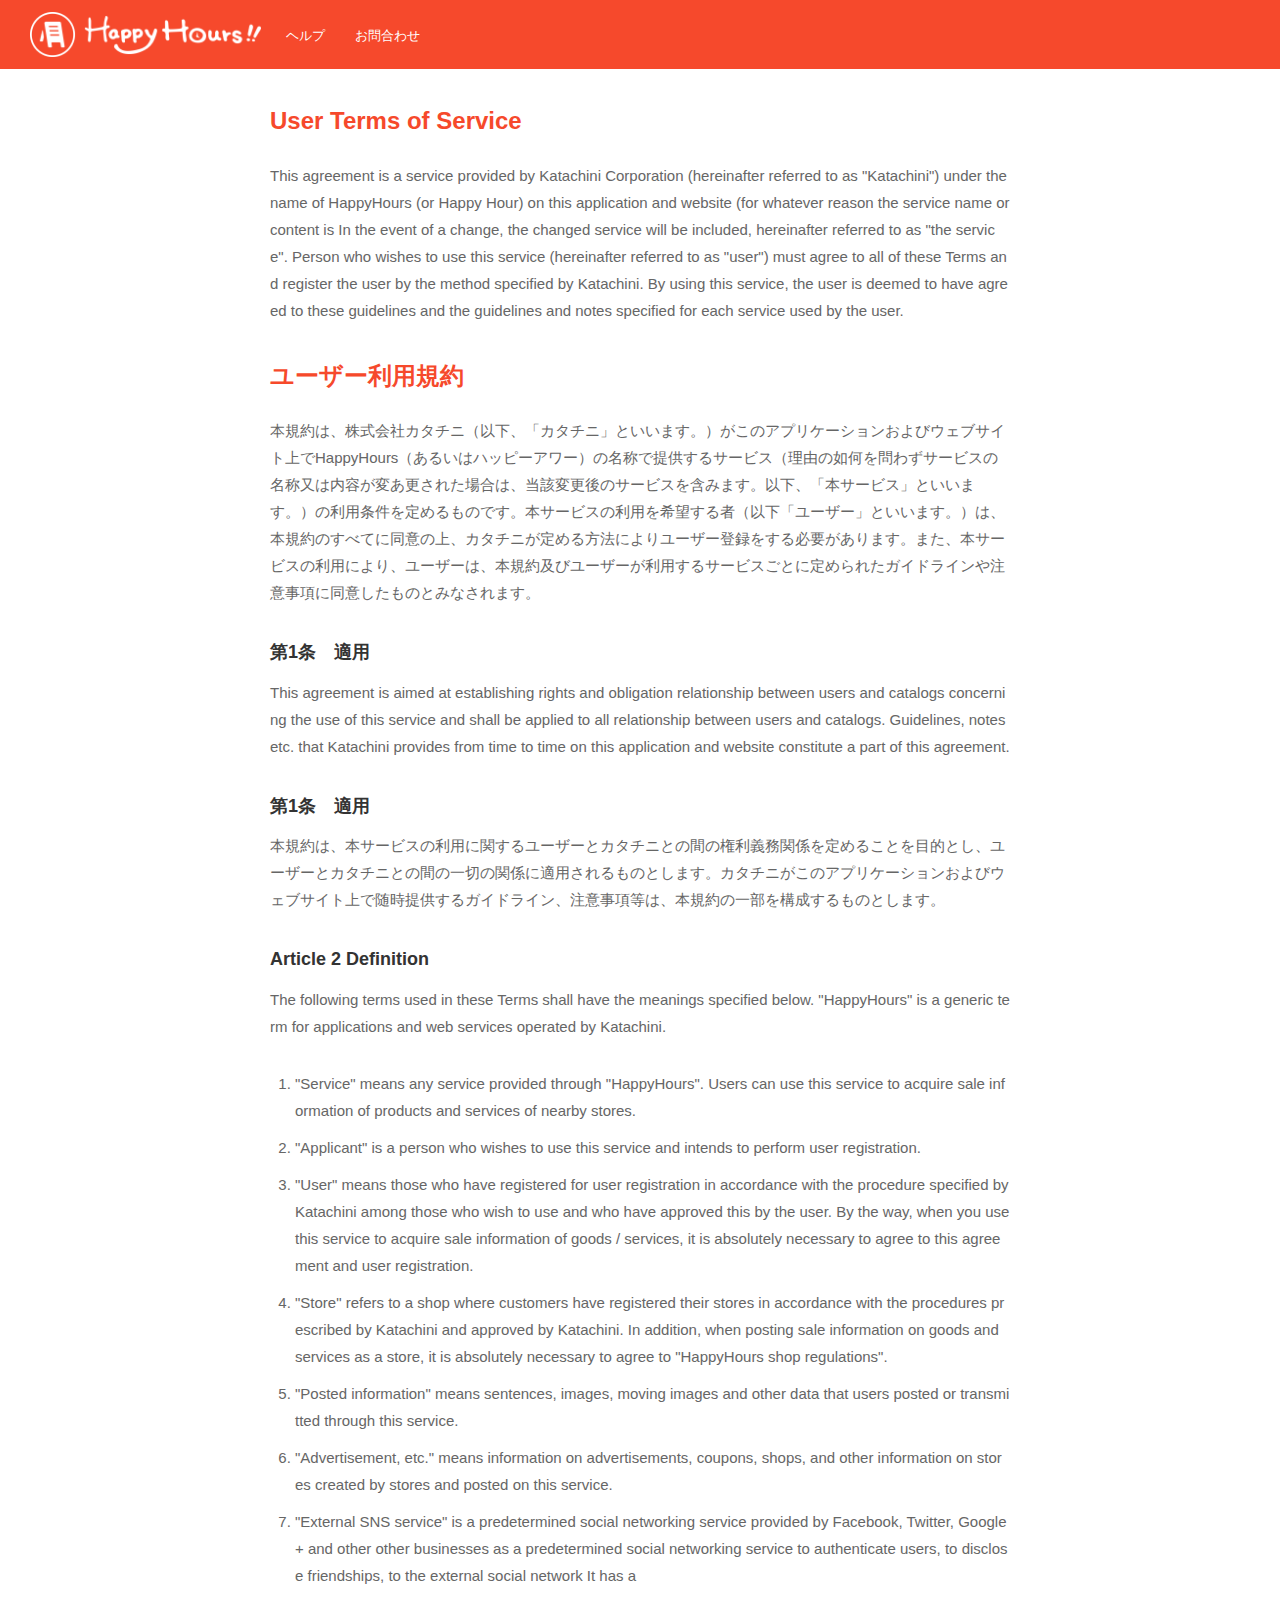
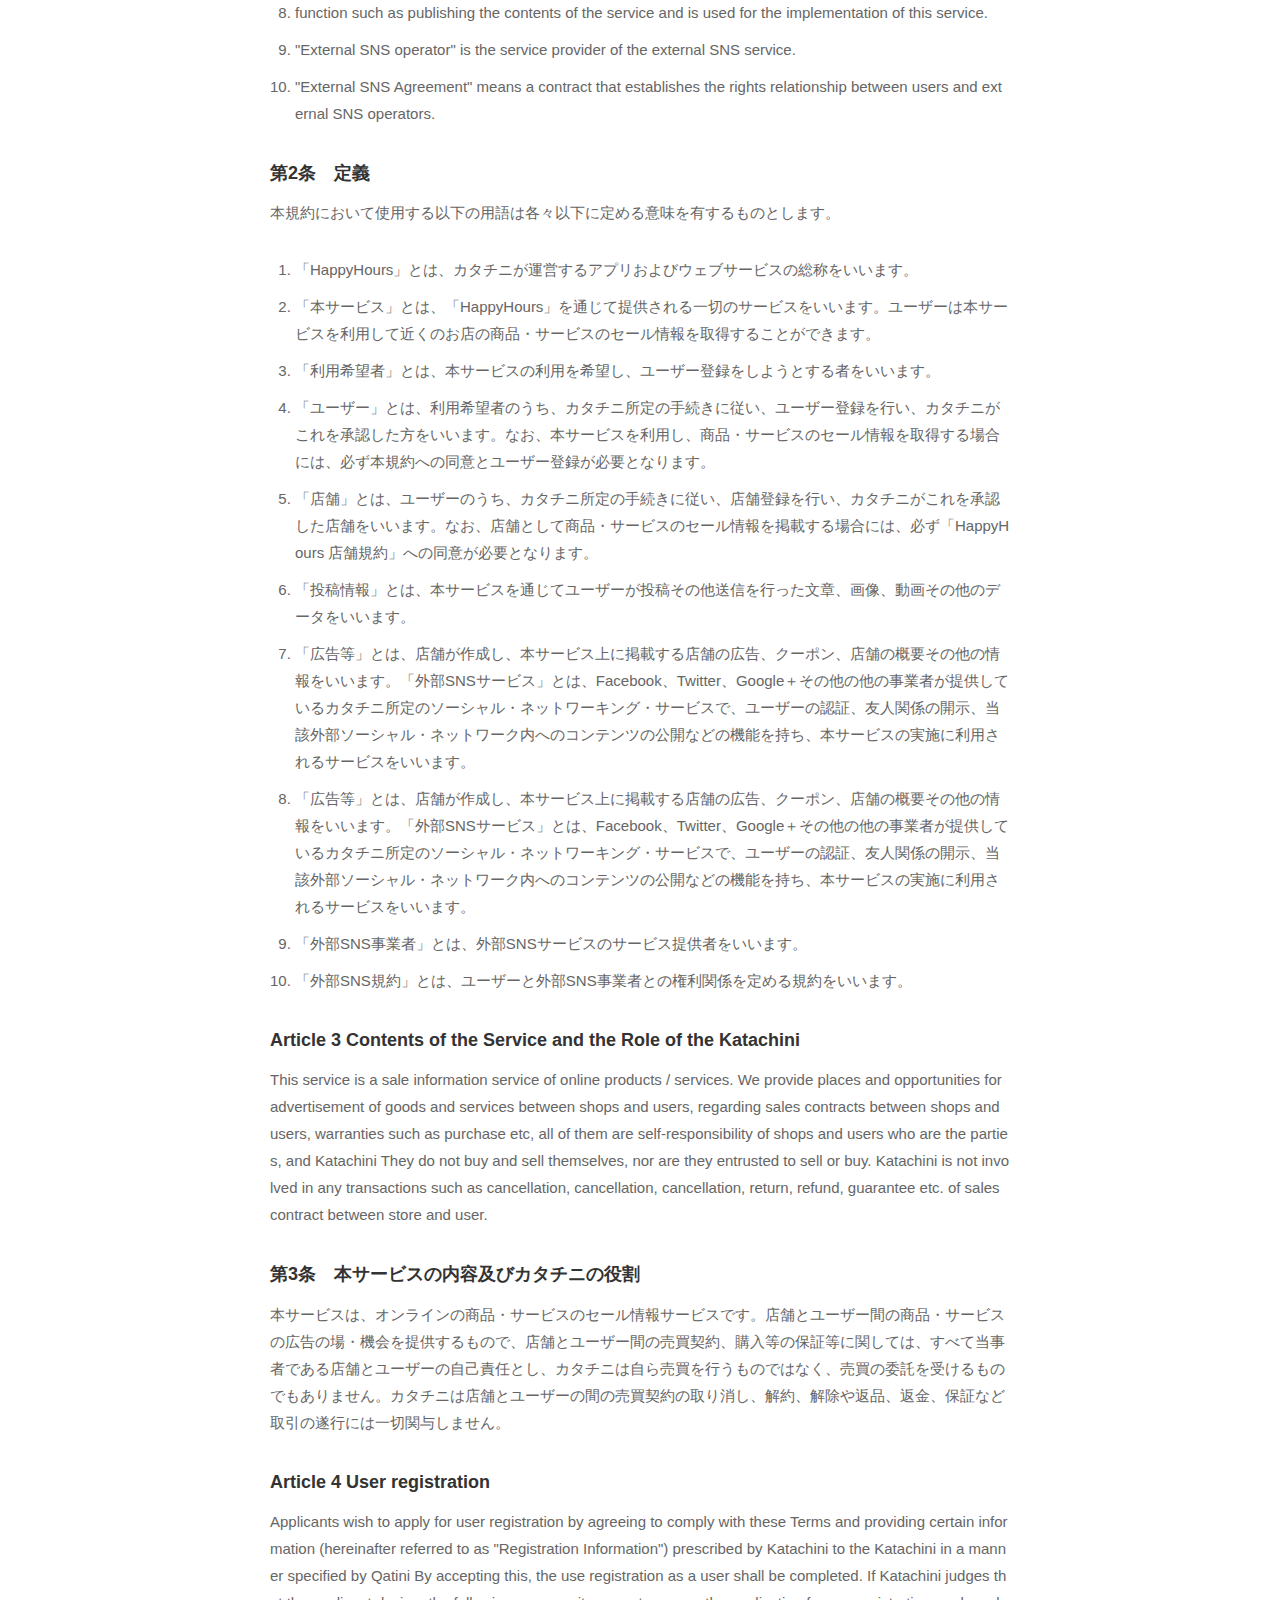
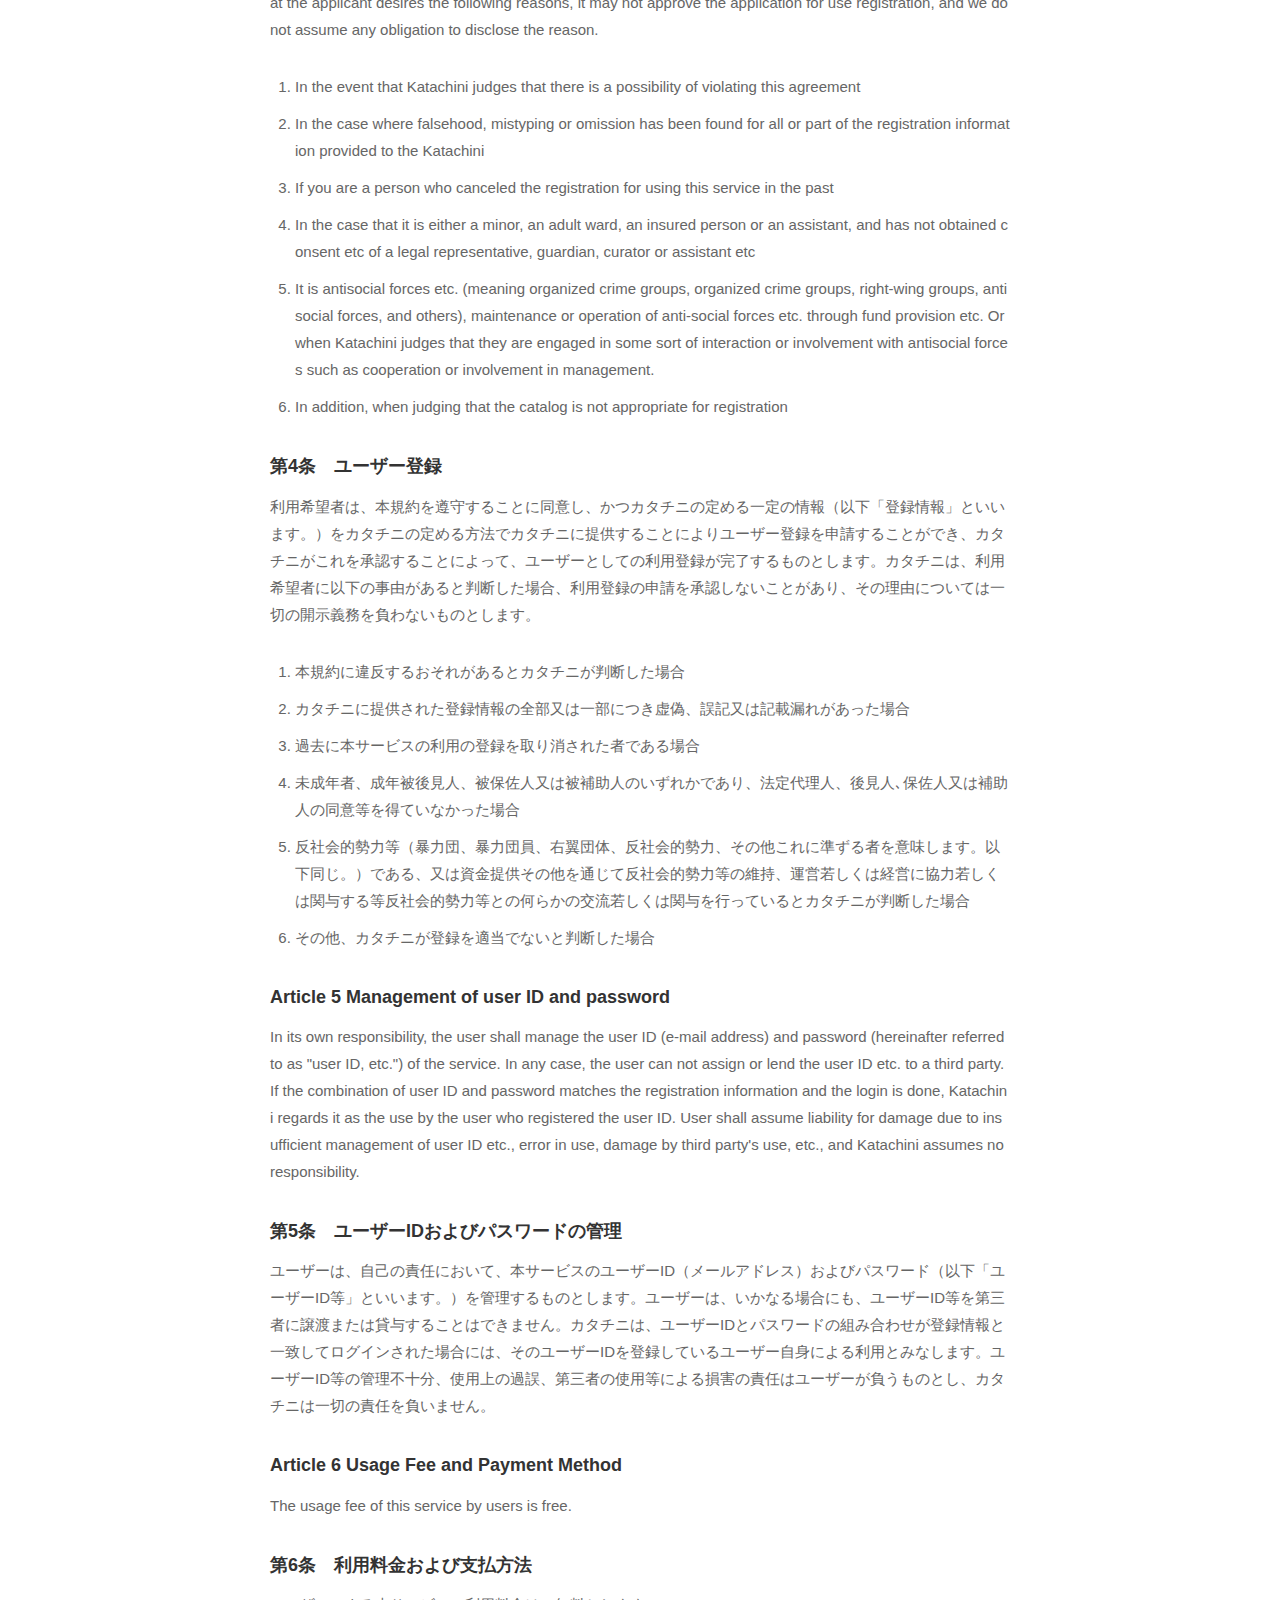
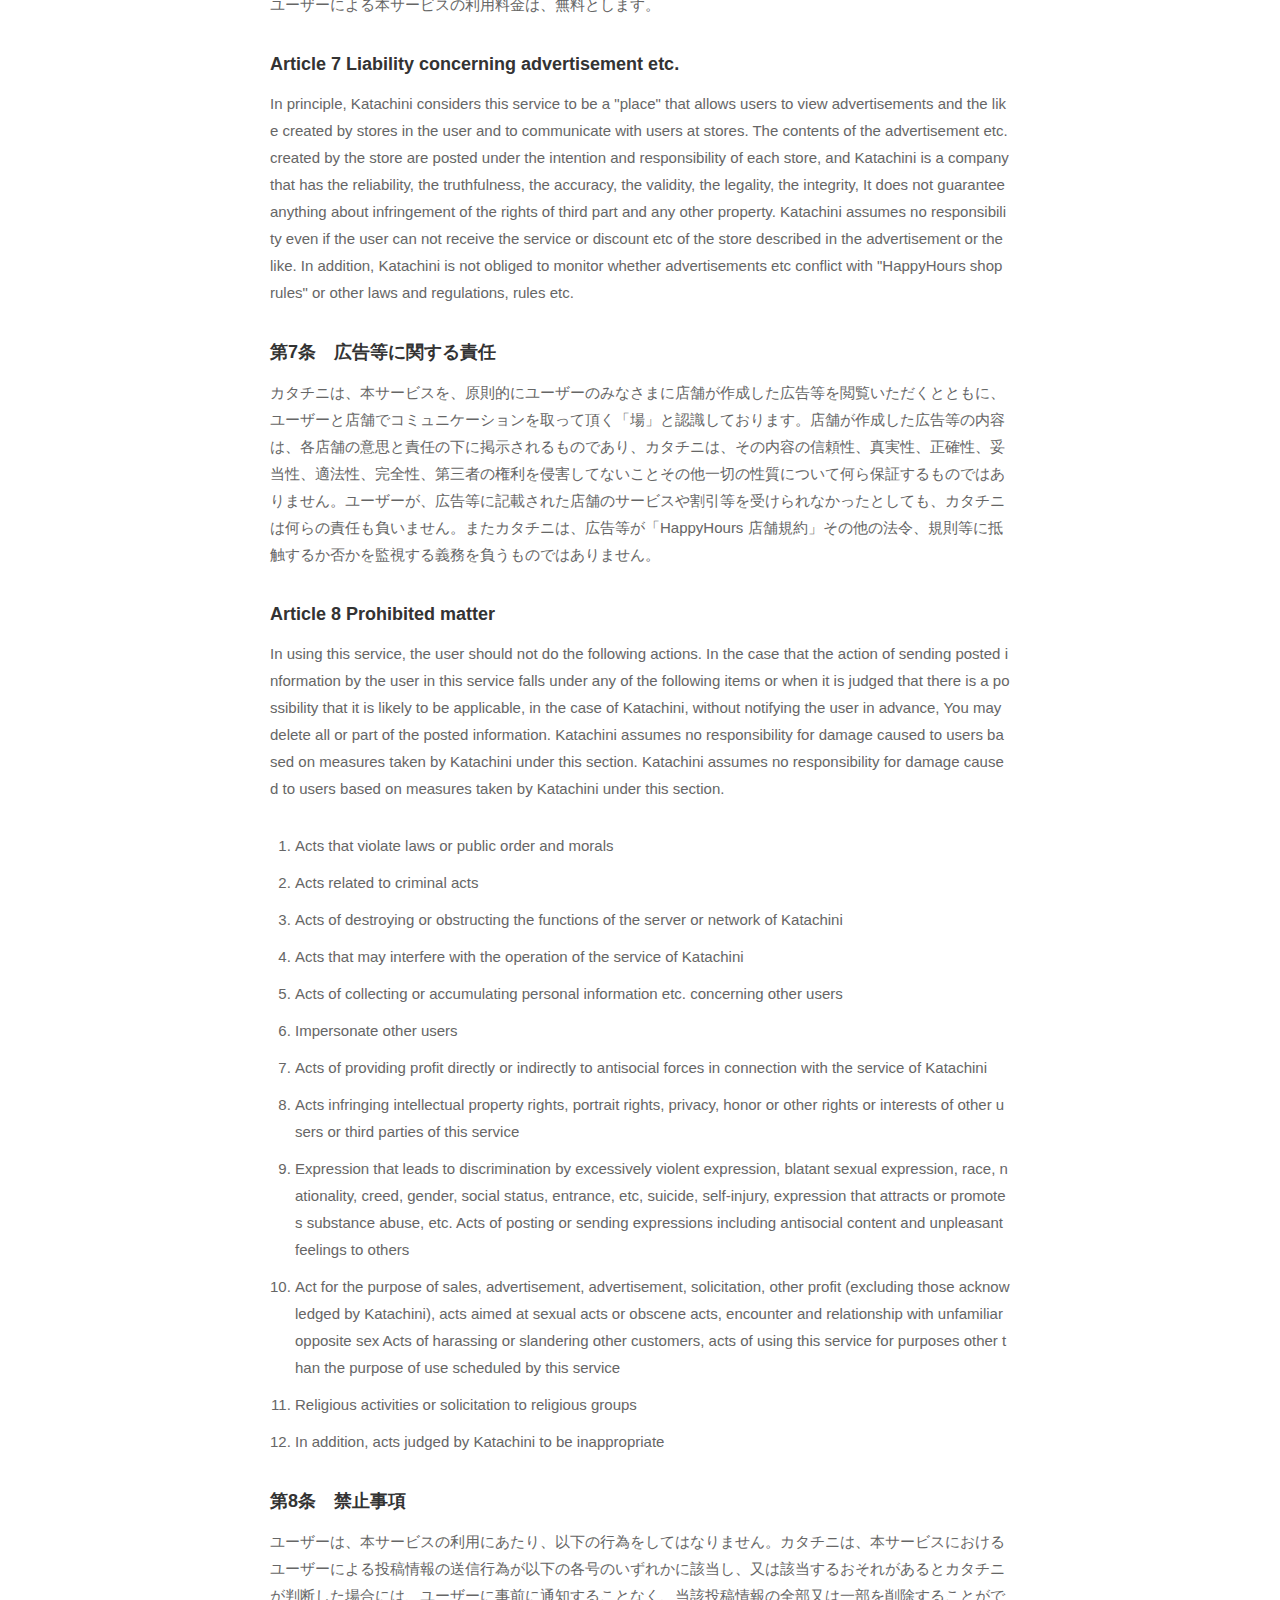
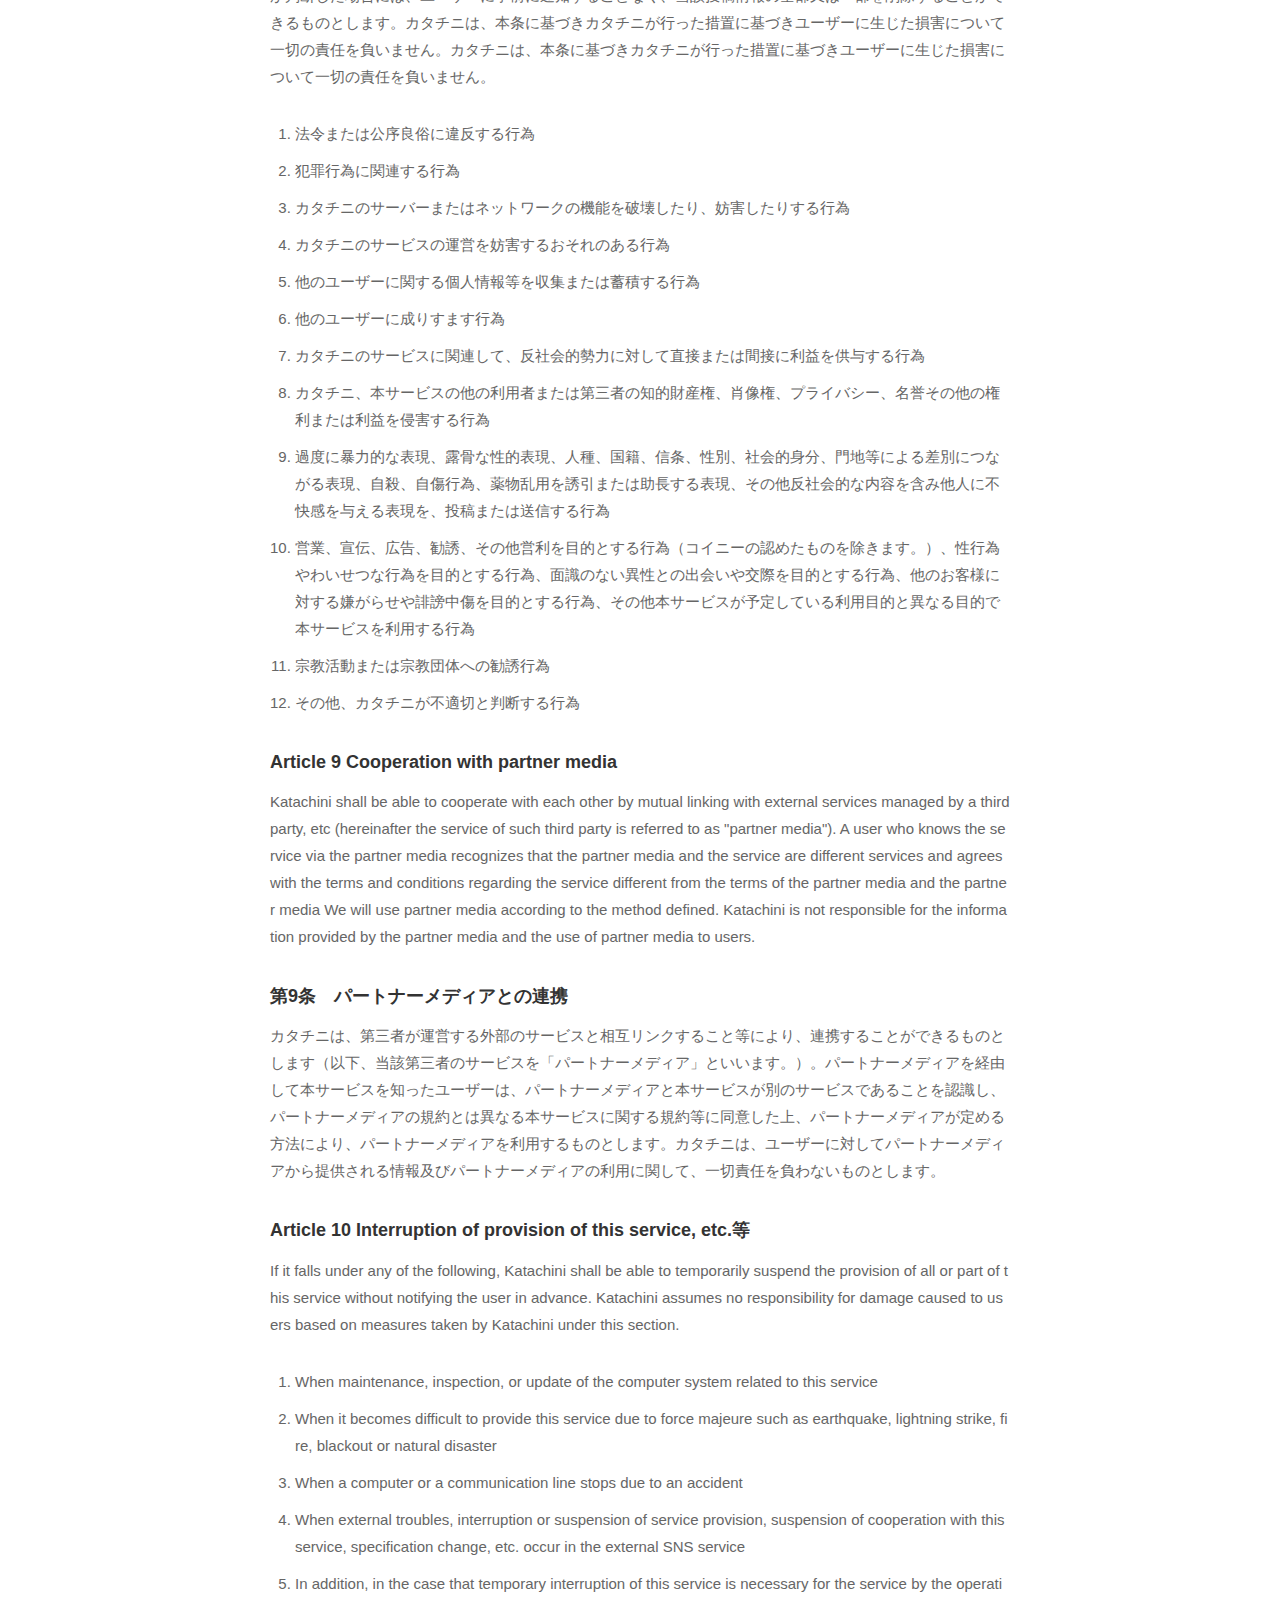
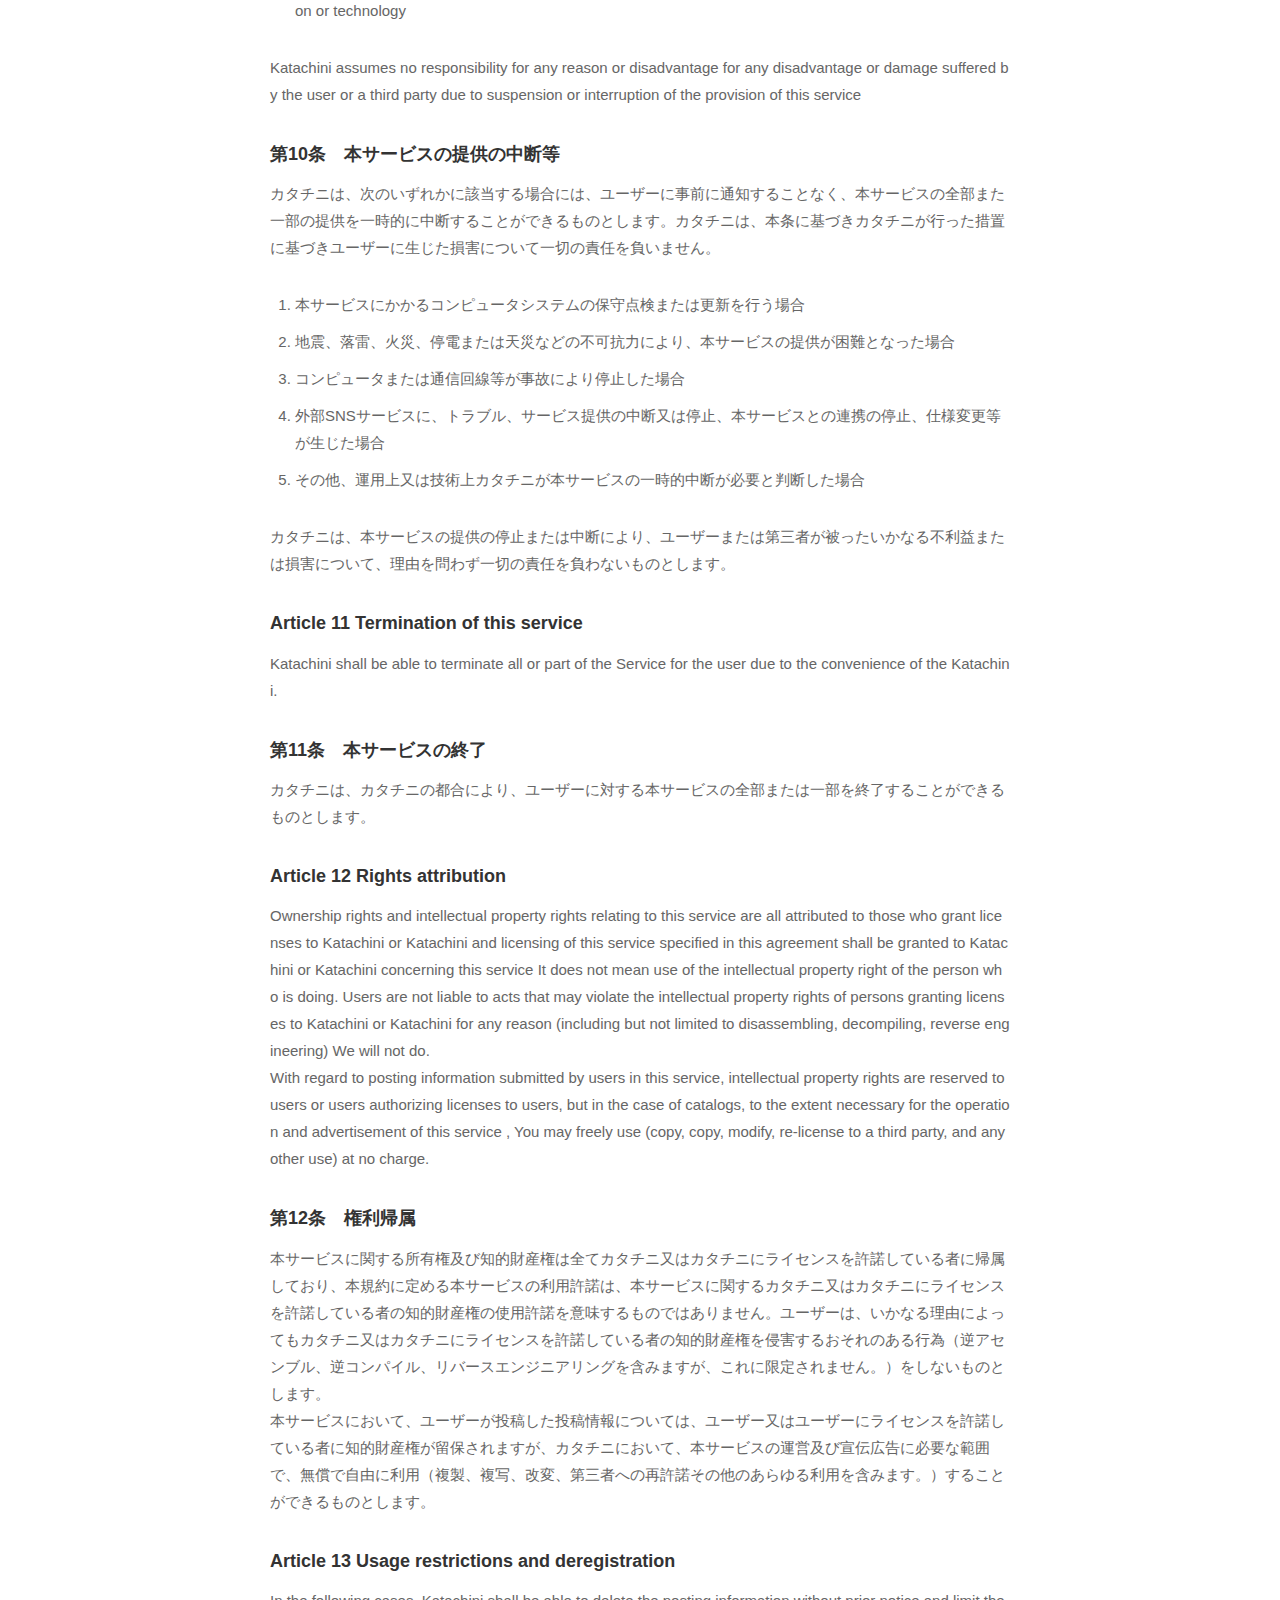
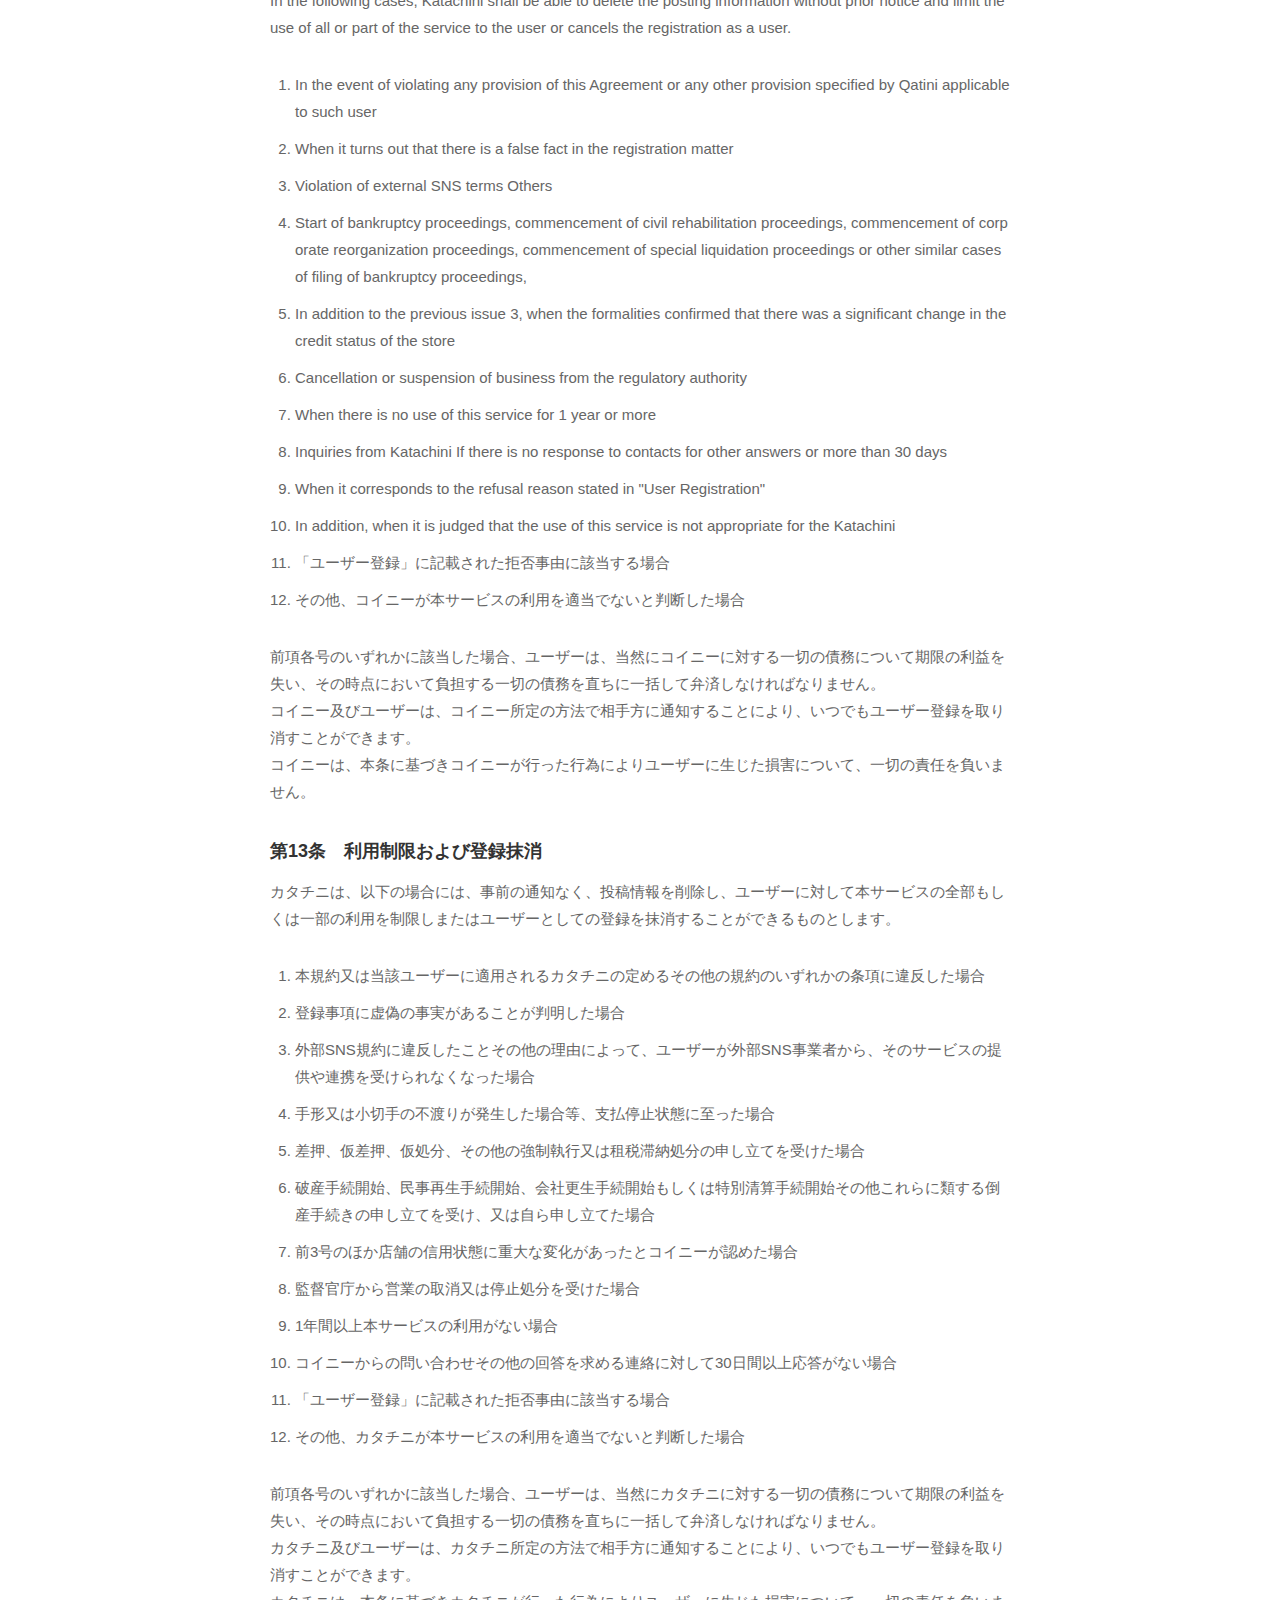
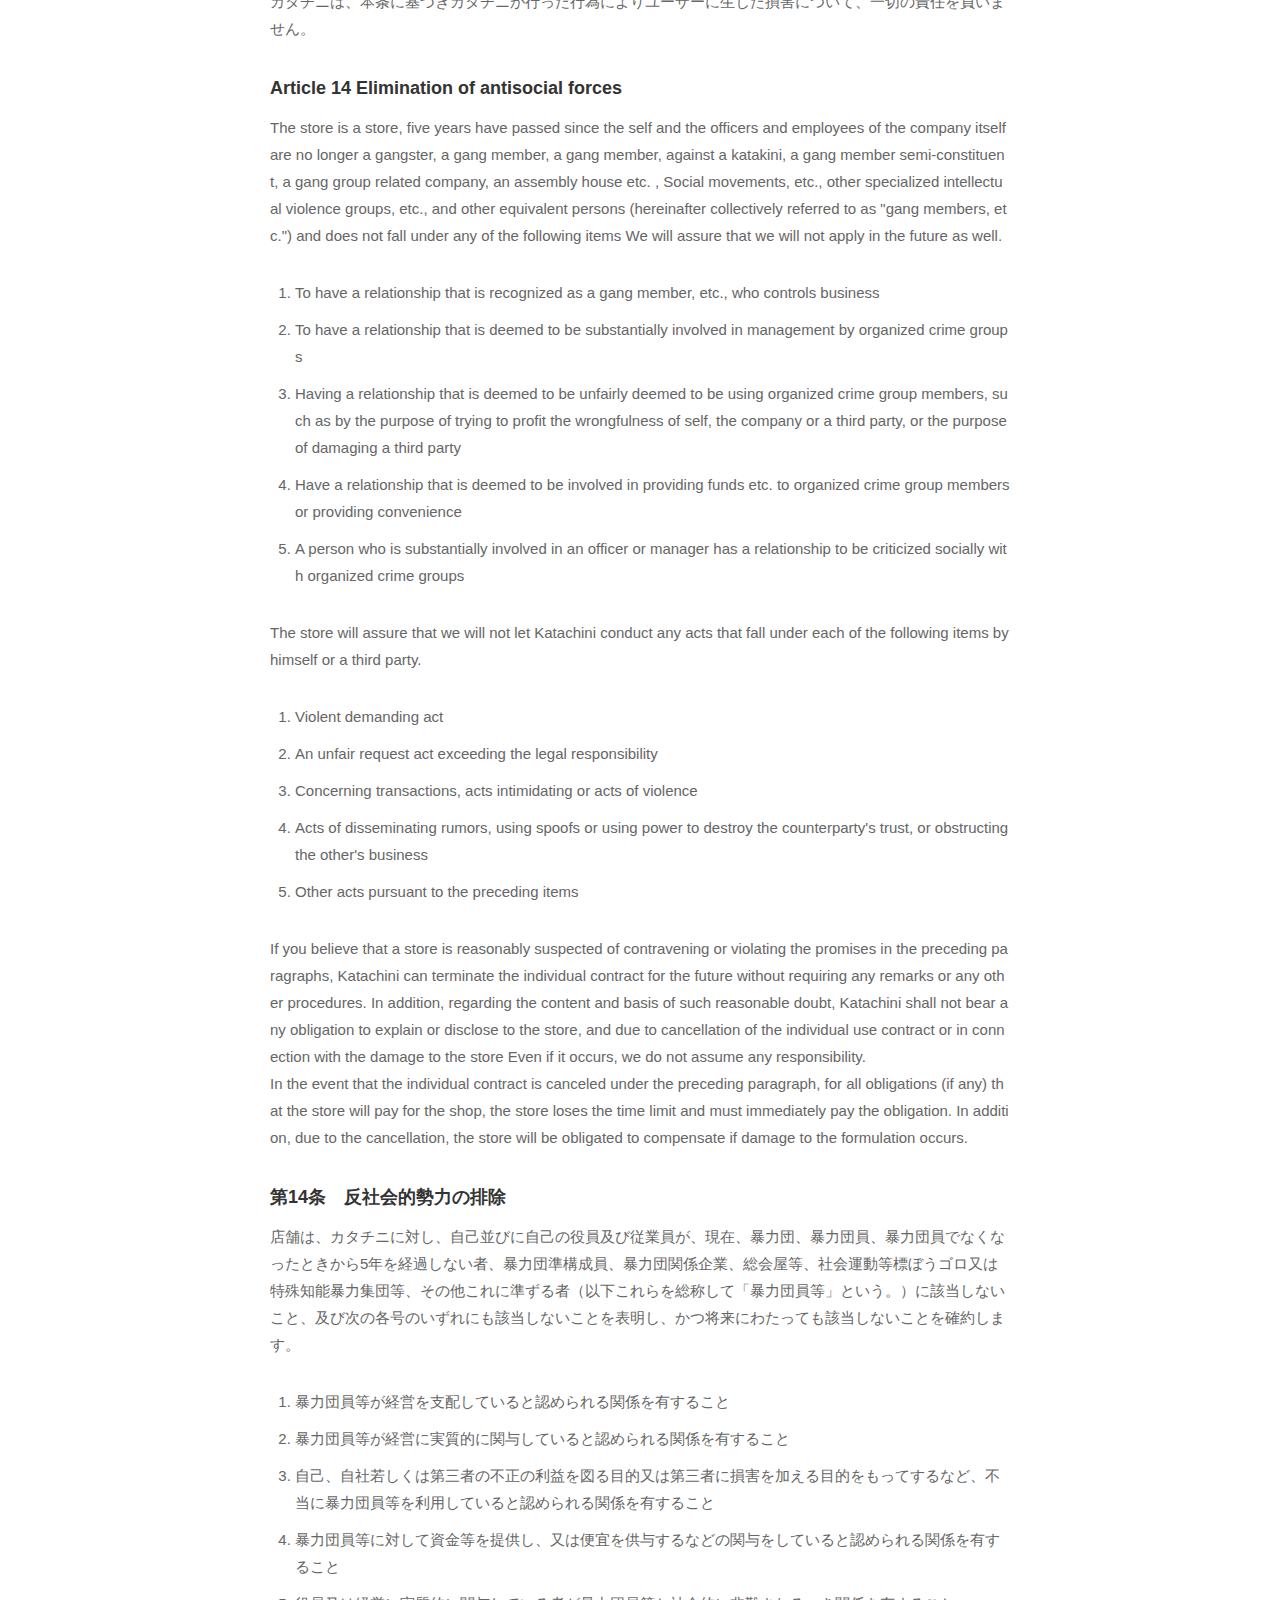
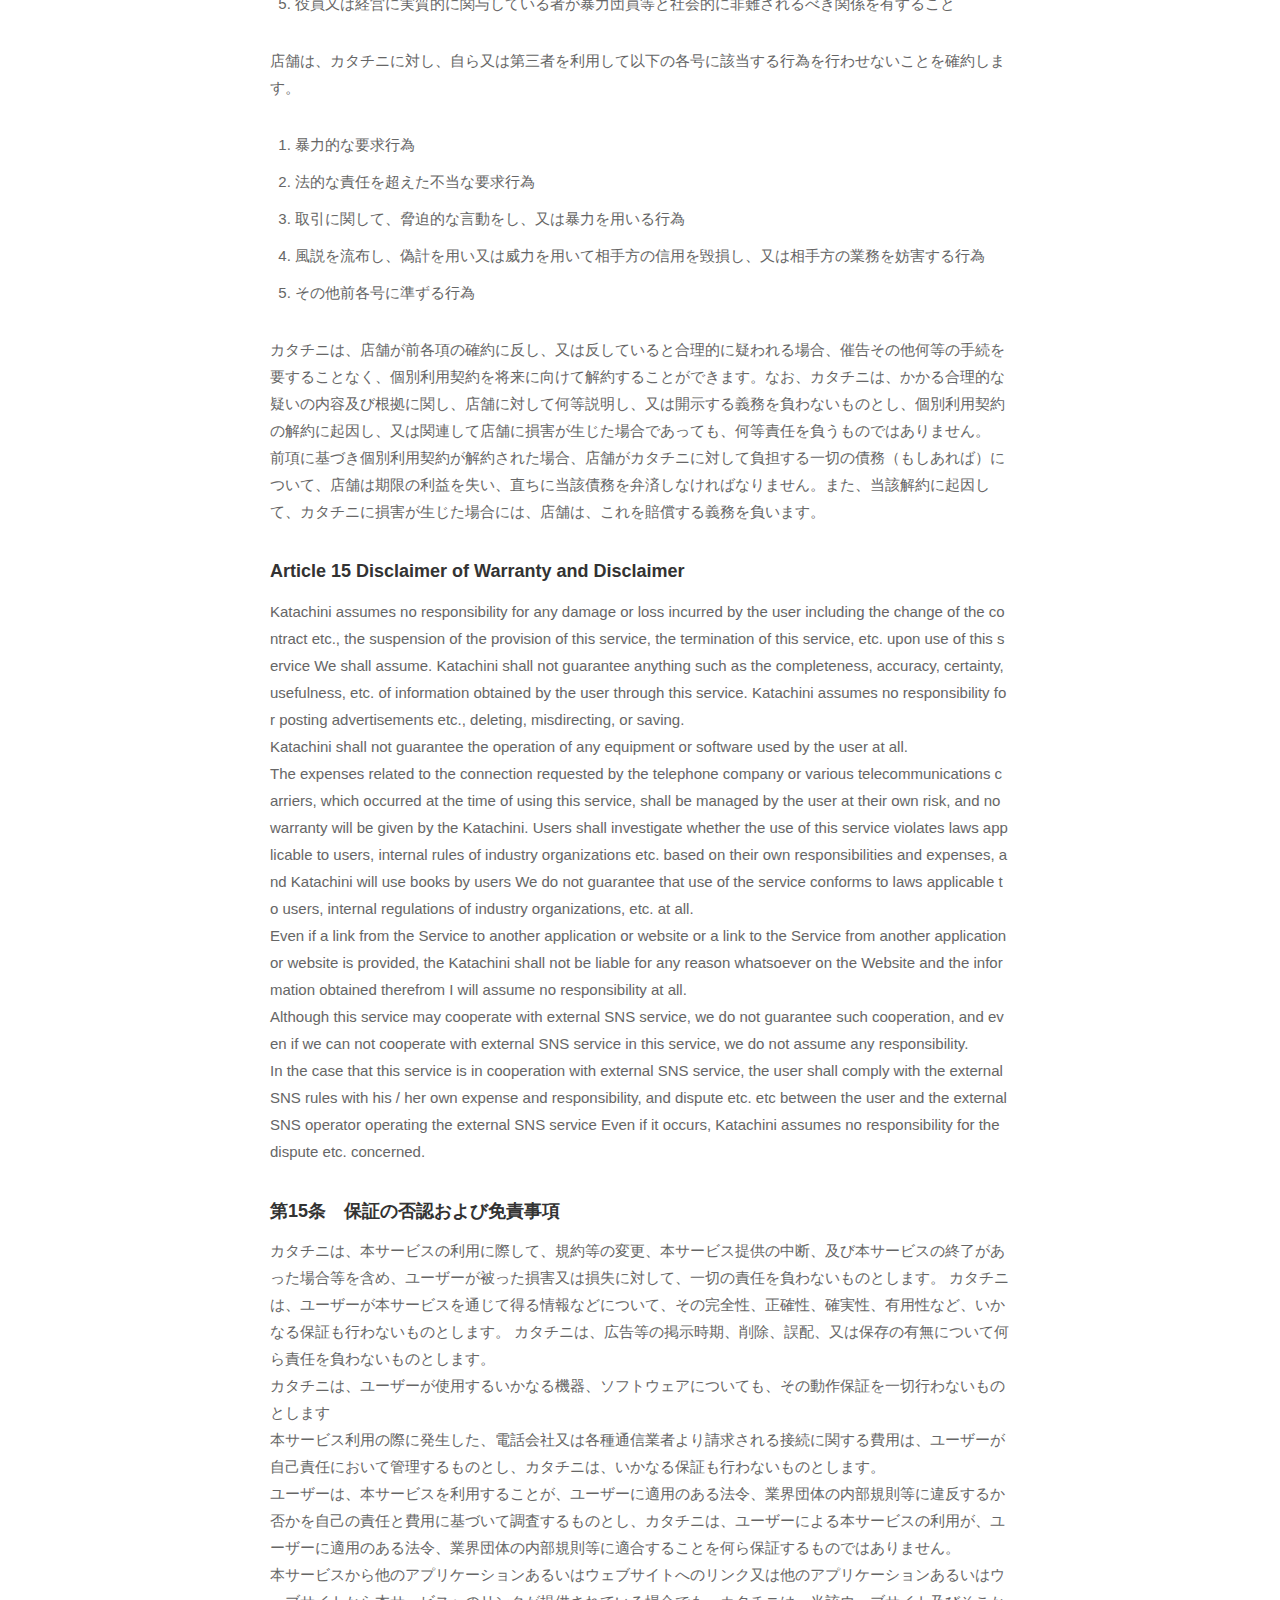
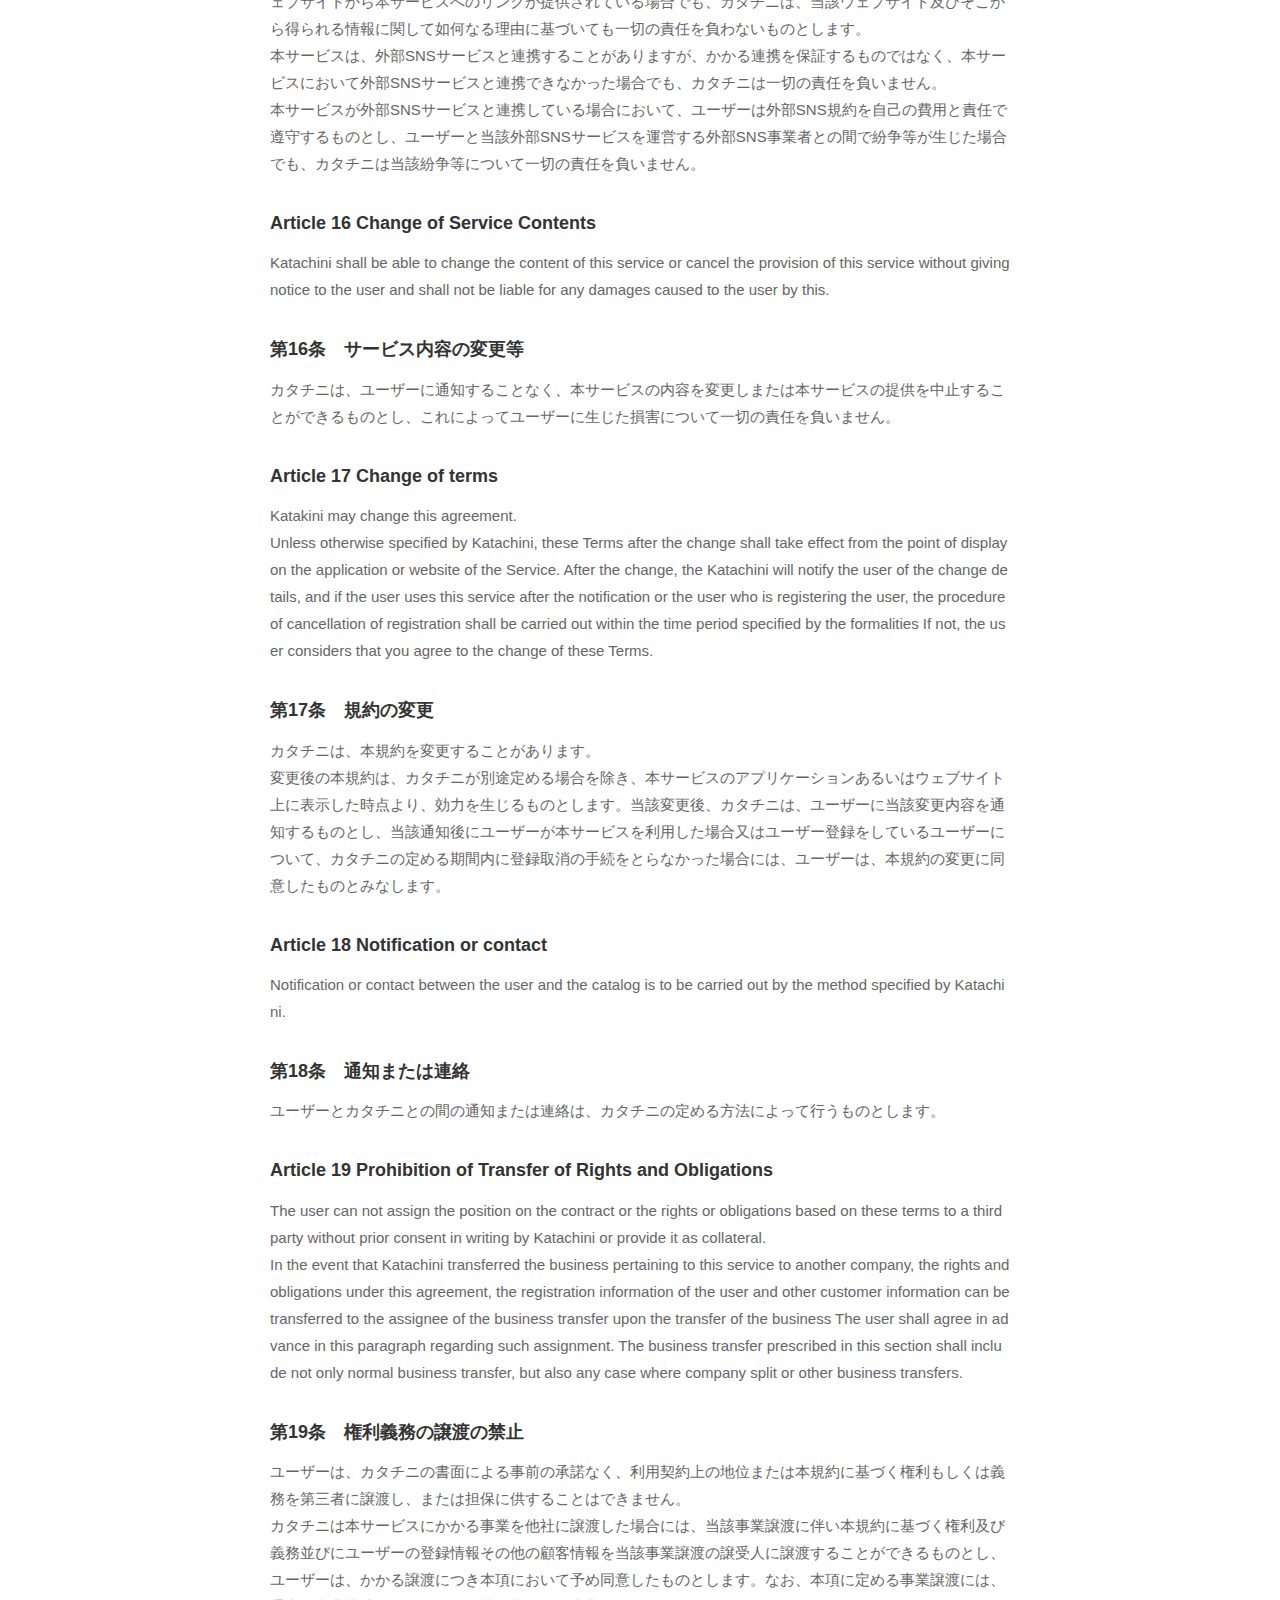
<file: terms_user.html>
<!DOCTYPE html>

<head>
<meta charset="UTF-8">
<meta name="description" content="HappyHpurs（ハッピーアワー）は、あなたのハッピーな時間（アワー）を作る、街のタイムセールアプリです。あなたの近くにあるお店のタイムセール（時間限定の特典です。SALE・イベント・プレゼントなど）が、カンタンに、リアルタイムに見つかります。さあ、ハッピーアワーを見つけよう！">
<meta name="keywords" content="ハッピーアワー,happyhours,タイムセール,timesale,セール,sale,特売,割引,特典,チラシ,看板,スマホ,アプリ">
<meta name="author" content="HappyHours - Coiney, Inc."/>
<meta name="format-detection" content="telephone=no">
<title>ユーザー利用規約｜HappyHours!!（ハッピーアワー） - あなたの街のタイムセールアプリ - </title>
<meta name="viewport" content="width=device-width,initial-scale=1.0">
<link rel="stylesheet" href="css/style.css">
<link rel="stylesheet" href="https://maxcdn.bootstrapcdn.com/font-awesome/4.4.0/css/font-awesome.min.css">
</head>

<body>

<div class="wrapper">

<div class="header" id="top">
<p class="logo"><a href="/"><img src="img/logo_header.png" alt="HappyHours!!（ハッピーアワー） - あなたの街のタイムセールアプリ -"></a></p>
<ul class="menu">
<!--<li><a href="shop.html">店舗の方、掲載希望はこちら</a></li>-->
<li><a href="http://support.hhapp.jp/category/8-1" target="_blank">ヘルプ</a></li>
<li><a href="https://goo.gl/forms/pQVjzE5ib8np1bhN2" target="_blank">お問合わせ</a></li>
</ul>
<!--
<ul class="sns">
<li><a href="#" title="instagram" target="_blank"><i class="fa fa-instagram fa-2x"></i></a></li>
<li><a href="#" title="Twitter" target="_blank"><i class="fa fa-twitter fa-2x"></i></a></li>
<li><a href="#" title="Facebook" target="_blank"><i class="fa fa-facebook fa-2x"></i></a></li>
</ul>
-->
<!-- /.header --></div>


<div class="wrapperContents">
<div class="contents textTos">

<h1 class="heading">User Terms of Service</h1>
<p>This agreement is a service provided by Katachini Corporation (hereinafter referred to as "Katachini") under the name of HappyHours (or Happy Hour) on this application and website (for whatever reason the service name or content is In the event of a change, the changed service will be included, hereinafter referred to as "the service". Person who wishes to use this service (hereinafter referred to as "user") must agree to all of these Terms and register the user by the method specified by Katachini. By using this service, the user is deemed to have agreed to these guidelines and the guidelines and notes specified for each service used by the user.<br>
</p>

<h1 class="heading">ユーザー利用規約</h1>
<p>
本規約は、株式会社カタチニ（以下、「カタチニ」といいます。）がこのアプリケーションおよびウェブサイト上でHappyHours（あるいはハッピーアワー）の名称で提供するサービス（理由の如何を問わずサービスの名称又は内容が変あ更された場合は、当該変更後のサービスを含みます。以下、「本サービス」といいます。）の利用条件を定めるものです。本サービスの利用を希望する者（以下「ユーザー」といいます。）は、本規約のすべてに同意の上、カタチニが定める方法によりユーザー登録をする必要があります。また、本サービスの利用により、ユーザーは、本規約及びユーザーが利用するサービスごとに定められたガイドラインや注意事項に同意したものとみなされます。
</p>

<h2>第1条　適用</h2>
<p>This agreement is aimed at establishing rights and obligation relationship between users and catalogs concerning the use of this service and shall be applied to all relationship between users and catalogs.
Guidelines, notes etc. that Katachini provides from time to time on this application and website constitute a part of this agreement.
</p>

<h2>第1条　適用</h2>
<p>
本規約は、本サービスの利用に関するユーザーとカタチニとの間の権利義務関係を定めることを目的とし、ユーザーとカタチニとの間の一切の関係に適用されるものとします。カタチニがこのアプリケーションおよびウェブサイト上で随時提供するガイドライン、注意事項等は、本規約の一部を構成するものとします。
</p>

<h2>Article 2 Definition</h2>
<p>The following terms used in these Terms shall have the meanings specified below.
"HappyHours" is a generic term for applications and web services operated by Katachini.</p>
<ol>
<li>"Service" means any service provided through "HappyHours". Users can use this service to acquire sale information of products and services of nearby stores.</li>
<li>"Applicant" is a person who wishes to use this service and intends to perform user registration.</li>
<li>"User" means those who have registered for user registration in accordance with the procedure specified by Katachini among those who wish to use and who have approved this by the user. By the way, when you use this service to acquire sale information of goods / services, it is absolutely necessary to agree to this agreement and user registration.</li>
<li>"Store" refers to a shop where customers have registered their stores in accordance with the procedures prescribed by Katachini and approved by Katachini. In addition, when posting sale information on goods and services as a store, it is absolutely necessary to agree to "HappyHours shop regulations".</li>
<li>"Posted information" means sentences, images, moving images and other data that users posted or transmitted through this service.</li>
<li>"Advertisement, etc." means information on advertisements, coupons, shops, and other information on stores created by stores and posted on this service.</li>
<li>"External SNS service" is a predetermined social networking service provided by Facebook, Twitter, Google + and other other businesses as a predetermined social networking service to authenticate users, to disclose friendships, to the external social network It has a</li>
<li>function such as publishing the contents of the service and is used for the implementation of this service.</li>
<li>"External SNS operator" is the service provider of the external SNS service.</li>
<li>"External SNS Agreement" means a contract that establishes the rights relationship between users and external SNS operators.</li>
</ol>

<h2>第2条　定義</h2>
<p>本規約において使用する以下の用語は各々以下に定める意味を有するものとします。</p>
<ol>
<li>「HappyHours」とは、カタチニが運営するアプリおよびウェブサービスの総称をいいます。</li>
<li>「本サービス」とは、「HappyHours」を通じて提供される一切のサービスをいいます。ユーザーは本サービスを利用して近くのお店の商品・サービスのセール情報を取得することができます。</li>
<li>「利用希望者」とは、本サービスの利用を希望し、ユーザー登録をしようとする者をいいます。</li>
<li>「ユーザー」とは、利用希望者のうち、カタチニ所定の手続きに従い、ユーザー登録を行い、カタチニがこれを承認した方をいいます。なお、本サービスを利用し、商品・サービスのセール情報を取得する場合には、必ず本規約への同意とユーザー登録が必要となります。</li>
<li>「店舗」とは、ユーザーのうち、カタチニ所定の手続きに従い、店舗登録を行い、カタチニがこれを承認した店舗をいいます。なお、店舗として商品・サービスのセール情報を掲載する場合には、必ず「HappyHours 店舗規約」への同意が必要となります。</li>
<li>「投稿情報」とは、本サービスを通じてユーザーが投稿その他送信を行った文章、画像、動画その他のデータをいいます。</li>
<li>「広告等」とは、店舗が作成し、本サービス上に掲載する店舗の広告、クーポン、店舗の概要その他の情報をいいます。「外部SNSサービス」とは、Facebook、Twitter、Google＋その他の他の事業者が提供しているカタチニ所定のソーシャル・ネットワーキング・サービスで、ユーザーの認証、友人関係の開示、当該外部ソーシャル・ネットワーク内へのコンテンツの公開などの機能を持ち、本サービスの実施に利用されるサービスをいいます。</li>
<li>「広告等」とは、店舗が作成し、本サービス上に掲載する店舗の広告、クーポン、店舗の概要その他の情報をいいます。「外部SNSサービス」とは、Facebook、Twitter、Google＋その他の他の事業者が提供しているカタチニ所定のソーシャル・ネットワーキング・サービスで、ユーザーの認証、友人関係の開示、当該外部ソーシャル・ネットワーク内へのコンテンツの公開などの機能を持ち、本サービスの実施に利用されるサービスをいいます。</li>
<li>「外部SNS事業者」とは、外部SNSサービスのサービス提供者をいいます。</li>
<li>「外部SNS規約」とは、ユーザーと外部SNS事業者との権利関係を定める規約をいいます。</li>
</ol>

<h2>Article 3 Contents of the Service and the Role of the Katachini</h2>
<p>This service is a sale information service of online products / services. We provide places and opportunities for advertisement of goods and services between shops and users, regarding sales contracts between shops and users, warranties such as purchase etc, all of them are self-responsibility of shops and users who are the parties, and Katachini They do not buy and sell themselves, nor are they entrusted to sell or buy. Katachini is not involved in any transactions such as cancellation, cancellation, cancellation, return, refund, guarantee etc. of sales contract between store and user.</p>

<h2>第3条　本サービスの内容及びカタチニの役割</h2>
<p>本サービスは、オンラインの商品・サービスのセール情報サービスです。店舗とユーザー間の商品・サービスの広告の場・機会を提供するもので、店舗とユーザー間の売買契約、購入等の保証等に関しては、すべて当事者である店舗とユーザーの自己責任とし、カタチニは自ら売買を行うものではなく、売買の委託を受けるものでもありません。カタチニは店舗とユーザーの間の売買契約の取り消し、解約、解除や返品、返金、保証など取引の遂行には一切関与しません。</p>

<h2>Article 4 User registration</h2>
<p>Applicants wish to apply for user registration by agreeing to comply with these Terms and providing certain information (hereinafter referred to as "Registration Information") prescribed by Katachini to the Katachini in a manner specified by Qatini By accepting this, the use registration as a user shall be completed. If Katachini judges that the applicant desires the following reasons, it may not approve the application for use registration, and we do not assume any obligation to disclose the reason.</p>
<ol>
<li>In the event that Katachini judges that there is a possibility of violating this agreement</li>
<li>In the case where falsehood, mistyping or omission has been found for all or part of the registration information provided to the Katachini</li>
<li>If you are a person who canceled the registration for using this service in the past</li>
<li>In the case that it is either a minor, an adult ward, an insured person or an assistant, and has not obtained consent etc of a legal representative, guardian, curator or assistant etc</li>
<li>It is antisocial forces etc. (meaning organized crime groups, organized crime groups, right-wing groups, antisocial forces, and others), maintenance or operation of anti-social forces etc. through fund provision etc. Or when Katachini judges that they are engaged in some sort of interaction or involvement with antisocial forces such as cooperation or involvement in management.</li>
<li>In addition, when judging that the catalog is not appropriate for registration</li>
</ol>

<h2>第4条　ユーザー登録</h2>
<p>利用希望者は、本規約を遵守することに同意し、かつカタチニの定める一定の情報（以下「登録情報」といいます。）をカタチニの定める方法でカタチニに提供することによりユーザー登録を申請することができ、カタチニがこれを承認することによって、ユーザーとしての利用登録が完了するものとします。カタチニは、利用希望者に以下の事由があると判断した場合、利用登録の申請を承認しないことがあり、その理由については一切の開示義務を負わないものとします。</p>
<ol>
<li>本規約に違反するおそれがあるとカタチニが判断した場合</li>
<li>カタチニに提供された登録情報の全部又は一部につき虚偽、誤記又は記載漏れがあった場合</li>
<li>過去に本サービスの利用の登録を取り消された者である場合</li>
<li>未成年者、成年被後見人、被保佐人又は被補助人のいずれかであり、法定代理人、後見人､保佐人又は補助人の同意等を得ていなかった場合</li>
<li>反社会的勢力等（暴力団、暴力団員、右翼団体、反社会的勢力、その他これに準ずる者を意味します。以下同じ。）である、又は資金提供その他を通じて反社会的勢力等の維持、運営若しくは経営に協力若しくは関与する等反社会的勢力等との何らかの交流若しくは関与を行っているとカタチニが判断した場合</li>
<li>その他、カタチニが登録を適当でないと判断した場合</li>
</ol>

<h2>Article 5 Management of user ID and password</h2>
<p>In its own responsibility, the user shall manage the user ID (e-mail address) and password (hereinafter referred to as "user ID, etc.") of the service. In any case, the user can not assign or lend the user ID etc. to a third party. If the combination of user ID and password matches the registration information and the login is done, Katachini regards it as the use by the user who registered the user ID. User shall assume liability for damage due to insufficient management of user ID etc., error in use, damage by third party's use, etc., and Katachini assumes no responsibility.</p>

<h2>第5条　ユーザーIDおよびパスワードの管理</h2>
<p>ユーザーは、自己の責任において、本サービスのユーザーID（メールアドレス）およびパスワード（以下「ユーザーID等」といいます。）を管理するものとします。ユーザーは、いかなる場合にも、ユーザーID等を第三者に譲渡または貸与することはできません。カタチニは、ユーザーIDとパスワードの組み合わせが登録情報と一致してログインされた場合には、そのユーザーIDを登録しているユーザー自身による利用とみなします。ユーザーID等の管理不十分、使用上の過誤、第三者の使用等による損害の責任はユーザーが負うものとし、カタチニは一切の責任を負いません。</p>

<h2>Article 6 Usage Fee and Payment Method</h2>
<p>The usage fee of this service by users is free.</p>

<h2>第6条　利用料金および支払方法</h2>
<p>ユーザーによる本サービスの利用料金は、無料とします。</p>

<h2>Article 7 Liability concerning advertisement etc.</h2>
<p>In principle, Katachini considers this service to be a "place" that allows users to view advertisements and the like created by stores in the user and to communicate with users at stores. The contents of the advertisement etc. created by the store are posted under the intention and responsibility of each store, and Katachini is a company that has the reliability, the truthfulness, the accuracy, the validity, the legality, the integrity, It does not guarantee anything about infringement of the rights of third part and any other property. Katachini assumes no responsibility even if the user can not receive the service or discount etc of the store described in the advertisement or the like. In addition, Katachini is not obliged to monitor whether advertisements etc conflict with "HappyHours shop rules" or other laws and regulations, rules etc.</p>

<h2>第7条　広告等に関する責任</h2>
<p>カタチニは、本サービスを、原則的にユーザーのみなさまに店舗が作成した広告等を閲覧いただくとともに、ユーザーと店舗でコミュニケーションを取って頂く「場」と認識しております。店舗が作成した広告等の内容は、各店舗の意思と責任の下に掲示されるものであり、カタチニは、その内容の信頼性、真実性、正確性、妥当性、適法性、完全性、第三者の権利を侵害してないことその他一切の性質について何ら保証するものではありません。ユーザーが、広告等に記載された店舗のサービスや割引等を受けられなかったとしても、カタチニは何らの責任も負いません。またカタチニは、広告等が「HappyHours 店舗規約」その他の法令、規則等に抵触するか否かを監視する義務を負うものではありません。</p>

<h2>Article 8 Prohibited matter</h2>
<p>In using this service, the user should not do the following actions. In the case that the action of sending posted information by the user in this service falls under any of the following items or when it is judged that there is a possibility that it is likely to be applicable, in the case of Katachini, without notifying the user in advance, You may delete all or part of the posted information. Katachini assumes no responsibility for damage caused to users based on measures taken by Katachini under this section. Katachini assumes no responsibility for damage caused to users based on measures taken by Katachini under this section.</p>
<ol>
<li>Acts that violate laws or public order and morals</li>
<li>Acts related to criminal acts</li>
<li>Acts of destroying or obstructing the functions of the server or network of Katachini</li>
<li>Acts that may interfere with the operation of the service of Katachini</li>
<li>Acts of collecting or accumulating personal information etc. concerning other users</li>
<li>Impersonate other users</li>
<li>Acts of providing profit directly or indirectly to antisocial forces in connection with the service of Katachini</li>
<li>Acts infringing intellectual property rights, portrait rights, privacy, honor or other rights or interests of other users or third parties of this service</li>
<li>Expression that leads to discrimination by excessively violent expression, blatant sexual expression, race, nationality, creed, gender, social status, entrance, etc, suicide, self-injury, expression that attracts or promotes substance abuse, etc. Acts of posting or sending expressions including antisocial content and unpleasant feelings to others</li>
<li>Act for the purpose of sales, advertisement, advertisement, solicitation, other profit (excluding those acknowledged by Katachini), acts aimed at sexual acts or obscene acts, encounter and relationship with unfamiliar opposite sex Acts of harassing or slandering other customers, acts of using this service for purposes other than the purpose of use scheduled by this service</li>
<li>Religious activities or solicitation to religious groups</li>
<li>In addition, acts judged by Katachini to be inappropriate</li>
</ol>

<h2>第8条　禁止事項</h2>
<p>ユーザーは、本サービスの利用にあたり、以下の行為をしてはなりません。カタチニは、本サービスにおけるユーザーによる投稿情報の送信行為が以下の各号のいずれかに該当し、又は該当するおそれがあるとカタチニが判断した場合には、ユーザーに事前に通知することなく、当該投稿情報の全部又は一部を削除することができるものとします。カタチニは、本条に基づきカタチニが行った措置に基づきユーザーに生じた損害について一切の責任を負いません。カタチニは、本条に基づきカタチニが行った措置に基づきユーザーに生じた損害について一切の責任を負いません。</p>
<ol>
<li>法令または公序良俗に違反する行為</li>
<li>犯罪行為に関連する行為</li>
<li>カタチニのサーバーまたはネットワークの機能を破壊したり、妨害したりする行為</li>
<li>カタチニのサービスの運営を妨害するおそれのある行為</li>
<li>他のユーザーに関する個人情報等を収集または蓄積する行為</li>
<li>他のユーザーに成りすます行為</li>
<li>カタチニのサービスに関連して、反社会的勢力に対して直接または間接に利益を供与する行為</li>
<li>カタチニ、本サービスの他の利用者または第三者の知的財産権、肖像権、プライバシー、名誉その他の権利または利益を侵害する行為</li>
<li>過度に暴力的な表現、露骨な性的表現、人種、国籍、信条、性別、社会的身分、門地等による差別につながる表現、自殺、自傷行為、薬物乱用を誘引または助長する表現、その他反社会的な内容を含み他人に不快感を与える表現を、投稿または送信する行為</li>
<li>営業、宣伝、広告、勧誘、その他営利を目的とする行為（コイニーの認めたものを除きます。）、性行為やわいせつな行為を目的とする行為、面識のない異性との出会いや交際を目的とする行為、他のお客様に対する嫌がらせや誹謗中傷を目的とする行為、その他本サービスが予定している利用目的と異なる目的で本サービスを利用する行為</li>
<li>宗教活動または宗教団体への勧誘行為</li>
<li>その他、カタチニが不適切と判断する行為</li>
</ol>

<h2>Article 9 Cooperation with partner media</h2>
<p>Katachini shall be able to cooperate with each other by mutual linking with external services managed by a third party, etc (hereinafter the service of such third party is referred to as "partner media"). A user who knows the service via the partner media recognizes that the partner media and the service are different services and agrees with the terms and conditions regarding the service different from the terms of the partner media and the partner media We will use partner media according to the method defined. Katachini is not responsible for the information provided by the partner media and the use of partner media to users.</p>

<h2>第9条　パートナーメディアとの連携</h2>
<p>カタチニは、第三者が運営する外部のサービスと相互リンクすること等により、連携することができるものとします（以下、当該第三者のサービスを「パートナーメディア」といいます。）。パートナーメディアを経由して本サービスを知ったユーザーは、パートナーメディアと本サービスが別のサービスであることを認識し、パートナーメディアの規約とは異なる本サービスに関する規約等に同意した上、パートナーメディアが定める方法により、パートナーメディアを利用するものとします。カタチニは、ユーザーに対してパートナーメディアから提供される情報及びパートナーメディアの利用に関して、一切責任を負わないものとします。</p>

<h2>Article 10 Interruption of provision of this service, etc.等</h2>
<p>If it falls under any of the following, Katachini shall be able to temporarily suspend the provision of all or part of this service without notifying the user in advance. Katachini assumes no responsibility for damage caused to users based on measures taken by Katachini under this section.</p>
<ol>
<li>When maintenance, inspection, or update of the computer system related to this service</li>
<li>When it becomes difficult to provide this service due to force majeure such as earthquake, lightning strike, fire, blackout or natural disaster</li>
<li>When a computer or a communication line stops due to an accident</li>
<li>When external troubles, interruption or suspension of service provision, suspension of cooperation with this service, specification change, etc. occur in the external SNS service</li>
<li>In addition, in the case that temporary interruption of this service is necessary for the service by the operation or technology</li>
</ol>
<p>Katachini assumes no responsibility for any reason or disadvantage for any disadvantage or damage suffered by the user or a third party due to suspension or interruption of the provision of this service</p>

<h2>第10条　本サービスの提供の中断等</h2>
<p>カタチニは、次のいずれかに該当する場合には、ユーザーに事前に通知することなく、本サービスの全部また一部の提供を一時的に中断することができるものとします。カタチニは、本条に基づきカタチニが行った措置に基づきユーザーに生じた損害について一切の責任を負いません。</p>
<ol>
<li>本サービスにかかるコンピュータシステムの保守点検または更新を行う場合</li>
<li>地震、落雷、火災、停電または天災などの不可抗力により、本サービスの提供が困難となった場合</li>
<li>コンピュータまたは通信回線等が事故により停止した場合</li>
<li>外部SNSサービスに、トラブル、サービス提供の中断又は停止、本サービスとの連携の停止、仕様変更等が生じた場合</li>
<li>その他、運用上又は技術上カタチニが本サービスの一時的中断が必要と判断した場合</li>
</ol>
<p>カタチニは、本サービスの提供の停止または中断により、ユーザーまたは第三者が被ったいかなる不利益または損害について、理由を問わず一切の責任を負わないものとします。</p>

<h2>Article 11 Termination of this service</h2>
<p>Katachini shall be able to terminate all or part of the Service for the user due to the convenience of the Katachini.</p>

<h2>第11条　本サービスの終了</h2>
<p>カタチニは、カタチニの都合により、ユーザーに対する本サービスの全部または一部を終了することができるものとします。</p>

<h2>Article 12 Rights attribution</h2>
<p>Ownership rights and intellectual property rights relating to this service are all attributed to those who grant licenses to Katachini or Katachini and licensing of this service specified in this agreement shall be granted to Katachini or Katachini concerning this service It does not mean use of the intellectual property right of the person who is doing. Users are not liable to acts that may violate the intellectual property rights of persons granting licenses to Katachini or Katachini for any reason (including but not limited to disassembling, decompiling, reverse engineering) We will not do.<br>
With regard to posting information submitted by users in this service, intellectual property rights are reserved to users or users authorizing licenses to users, but in the case of catalogs, to the extent necessary for the operation and advertisement of this service , You may freely use (copy, copy, modify, re-license to a third party, and any other use) at no charge.</p>

<h2>第12条　権利帰属</h2>
<p>本サービスに関する所有権及び知的財産権は全てカタチニ又はカタチニにライセンスを許諾している者に帰属しており、本規約に定める本サービスの利用許諾は、本サービスに関するカタチニ又はカタチニにライセンスを許諾している者の知的財産権の使用許諾を意味するものではありません。ユーザーは、いかなる理由によってもカタチニ又はカタチニにライセンスを許諾している者の知的財産権を侵害するおそれのある行為（逆アセンブル、逆コンパイル、リバースエンジニアリングを含みますが、これに限定されません。）をしないものとします。<br>
本サービスにおいて、ユーザーが投稿した投稿情報については、ユーザー又はユーザーにライセンスを許諾している者に知的財産権が留保されますが、カタチニにおいて、本サービスの運営及び宣伝広告に必要な範囲で、無償で自由に利用（複製、複写、改変、第三者への再許諾その他のあらゆる利用を含みます。）することができるものとします。</p>

<h2>Article 13 Usage restrictions and deregistration</h2>
<p>In the following cases, Katachini shall be able to delete the posting information without prior notice and limit the use of all or part of the service to the user or cancels the registration as a user.</p>
<ol>
<li>In the event of violating any provision of this Agreement or any other provision specified by Qatini applicable to such user</li>
<li>When it turns out that there is a false fact in the registration matter</li>
<li>Violation of external SNS terms Others</li>
<li>Start of bankruptcy proceedings, commencement of civil rehabilitation proceedings, commencement of corporate reorganization proceedings, commencement of special liquidation proceedings or other similar cases of filing of bankruptcy proceedings,
</li>
<li>In addition to the previous issue 3, when the formalities confirmed that there was a significant change in the credit status of the store</li>
<li>Cancellation or suspension of business from the regulatory authority</li>
<li>When there is no use of this service for 1 year or more</li>
<li>Inquiries from Katachini If there is no response to contacts for other answers or more than 30 days</li>
<li>When it corresponds to the refusal reason stated in "User Registration"</li>
<li>In addition, when it is judged that the use of this service is not appropriate for the Katachini</li>
<li>「ユーザー登録」に記載された拒否事由に該当する場合</li>
<li>その他、コイニーが本サービスの利用を適当でないと判断した場合</li>
</ol>
<p>前項各号のいずれかに該当した場合、ユーザーは、当然にコイニーに対する一切の債務について期限の利益を失い、その時点において負担する一切の債務を直ちに一括して弁済しなければなりません。<br>
コイニー及びユーザーは、コイニー所定の方法で相手方に通知することにより、いつでもユーザー登録を取り消すことができます。<br>
コイニーは、本条に基づきコイニーが行った行為によりユーザーに生じた損害について、一切の責任を負いません。</p>

<h2>第13条　利用制限および登録抹消</h2>
<p>カタチニは、以下の場合には、事前の通知なく、投稿情報を削除し、ユーザーに対して本サービスの全部もしくは一部の利用を制限しまたはユーザーとしての登録を抹消することができるものとします。</p>
<ol>
<li>本規約又は当該ユーザーに適用されるカタチニの定めるその他の規約のいずれかの条項に違反した場合</li>
<li>登録事項に虚偽の事実があることが判明した場合</li>
<li>外部SNS規約に違反したことその他の理由によって、ユーザーが外部SNS事業者から、そのサービスの提供や連携を受けられなくなった場合</li>
<li>手形又は小切手の不渡りが発生した場合等、支払停止状態に至った場合</li>
<li>差押、仮差押、仮処分、その他の強制執行又は租税滞納処分の申し立てを受けた場合</li>
<li>破産手続開始、民事再生手続開始、会社更生手続開始もしくは特別清算手続開始その他これらに類する倒産手続きの申し立てを受け、又は自ら申し立てた場合</li>
<li>前3号のほか店舗の信用状態に重大な変化があったとコイニーが認めた場合</li>
<li>監督官庁から営業の取消又は停止処分を受けた場合</li>
<li>1年間以上本サービスの利用がない場合</li>
<li>コイニーからの問い合わせその他の回答を求める連絡に対して30日間以上応答がない場合</li>
<li>「ユーザー登録」に記載された拒否事由に該当する場合</li>
<li>その他、カタチニが本サービスの利用を適当でないと判断した場合</li>
</ol>
<p>前項各号のいずれかに該当した場合、ユーザーは、当然にカタチニに対する一切の債務について期限の利益を失い、その時点において負担する一切の債務を直ちに一括して弁済しなければなりません。<br>
カタチニ及びユーザーは、カタチニ所定の方法で相手方に通知することにより、いつでもユーザー登録を取り消すことができます。<br>
カタチニは、本条に基づきカタチニが行った行為によりユーザーに生じた損害について、一切の責任を負いません。</p>

<h2>Article 14 Elimination of antisocial forces</h2>
<p>The store is a store, five years have passed since the self and the officers and employees of the company itself are no longer a gangster, a gang member, a gang member, against a katakini, a gang member semi-constituent, a gang group related company, an assembly house etc. , Social movements, etc., other specialized intellectual violence groups, etc., and other equivalent persons (hereinafter collectively referred to as "gang members, etc.") and does not fall under any of the following items We will assure that we will not apply in the future as well.</p>
<ol>
<li>To have a relationship that is recognized as a gang member, etc., who controls business</li>
<li>To have a relationship that is deemed to be substantially involved in management by organized crime groups</li>
<li>Having a relationship that is deemed to be unfairly deemed to be using organized crime group members, such as by the purpose of trying to profit the wrongfulness of self, the company or a third party, or the purpose of damaging a third party</li>
<li>Have a relationship that is deemed to be involved in providing funds etc. to organized crime group members or providing convenience</li>
<li>A person who is substantially involved in an officer or manager has a relationship to be criticized socially with organized crime groups</li>
</ol>
<p>The store will assure that we will not let Katachini conduct any acts that fall under each of the following items by himself or a third party.</p>
<ol>
<li>Violent demanding act</li>
<li>An unfair request act exceeding the legal responsibility</li>
<li>Concerning transactions, acts intimidating or acts of violence</li>
<li>Acts of disseminating rumors, using spoofs or using power to destroy the counterparty's trust, or obstructing the other's business</li>
<li>Other acts pursuant to the preceding items</li>
</ol>
<p>If you believe that a store is reasonably suspected of contravening or violating the promises in the preceding paragraphs, Katachini can terminate the individual contract for the future without requiring any remarks or any other procedures. In addition, regarding the content and basis of such reasonable doubt, Katachini shall not bear any obligation to explain or disclose to the store, and due to cancellation of the individual use contract or in connection with the damage to the store Even if it occurs, we do not assume any responsibility.<br>
In the event that the individual contract is canceled under the preceding paragraph, for all obligations (if any) that the store will pay for the shop, the store loses the time limit and must immediately pay the obligation. In addition, due to the cancellation, the store will be obligated to compensate if damage to the formulation occurs.</p>

<h2>第14条　反社会的勢力の排除</h2>
<p>店舗は、カタチニに対し、自己並びに自己の役員及び従業員が、現在、暴力団、暴力団員、暴力団員でなくなったときから5年を経過しない者、暴力団準構成員、暴力団関係企業、総会屋等、社会運動等標ぼうゴロ又は特殊知能暴力集団等、その他これに準ずる者（以下これらを総称して「暴力団員等」という。）に該当しないこと、及び次の各号のいずれにも該当しないことを表明し、かつ将来にわたっても該当しないことを確約します。</p>
<ol>
<li>暴力団員等が経営を支配していると認められる関係を有すること</li>
<li>暴力団員等が経営に実質的に関与していると認められる関係を有すること</li>
<li>自己、自社若しくは第三者の不正の利益を図る目的又は第三者に損害を加える目的をもってするなど、不当に暴力団員等を利用していると認められる関係を有すること</li>
<li>暴力団員等に対して資金等を提供し、又は便宜を供与するなどの関与をしていると認められる関係を有すること</li>
<li>役員又は経営に実質的に関与している者が暴力団員等と社会的に非難されるべき関係を有すること</li>
</ol>
<p>店舗は、カタチニに対し、自ら又は第三者を利用して以下の各号に該当する行為を行わせないことを確約します。</p>
<ol>
<li>暴力的な要求行為</li>
<li>法的な責任を超えた不当な要求行為</li>
<li>取引に関して、脅迫的な言動をし、又は暴力を用いる行為</li>
<li>風説を流布し、偽計を用い又は威力を用いて相手方の信用を毀損し、又は相手方の業務を妨害する行為</li>
<li>その他前各号に準ずる行為</li>
</ol>
<p>カタチニは、店舗が前各項の確約に反し、又は反していると合理的に疑われる場合、催告その他何等の手続を要することなく、個別利用契約を将来に向けて解約することができます。なお、カタチニは、かかる合理的な疑いの内容及び根拠に関し、店舗に対して何等説明し、又は開示する義務を負わないものとし、個別利用契約の解約に起因し、又は関連して店舗に損害が生じた場合であっても、何等責任を負うものではありません。<br>
前項に基づき個別利用契約が解約された場合、店舗がカタチニに対して負担する一切の債務（もしあれば）について、店舗は期限の利益を失い、直ちに当該債務を弁済しなければなりません。また、当該解約に起因して、カタチニに損害が生じた場合には、店舗は、これを賠償する義務を負います。</p>

<h2>Article 15 Disclaimer of Warranty and Disclaimer</h2>
<p>Katachini assumes no responsibility for any damage or loss incurred by the user including the change of the contract etc., the suspension of the provision of this service, the termination of this service, etc. upon use of this service We shall assume. Katachini shall not guarantee anything such as the completeness, accuracy, certainty, usefulness, etc. of information obtained by the user through this service. Katachini assumes no responsibility for posting advertisements etc., deleting, misdirecting, or saving.<br>
Katachini shall not guarantee the operation of any equipment or software used by the user at all.<br>
The expenses related to the connection requested by the telephone company or various telecommunications carriers, which occurred at the time of using this service, shall be managed by the user at their own risk, and no warranty will be given by the Katachini.
Users shall investigate whether the use of this service violates laws applicable to users, internal rules of industry organizations etc. based on their own responsibilities and expenses, and Katachini will use books by users We do not guarantee that use of the service conforms to laws applicable to users, internal regulations of industry organizations, etc. at all.<br>
Even if a link from the Service to another application or website or a link to the Service from another application or website is provided, the Katachini shall not be liable for any reason whatsoever on the Website and the information obtained therefrom I will assume no responsibility at all.<br>
Although this service may cooperate with external SNS service, we do not guarantee such cooperation, and even if we can not cooperate with external SNS service in this service, we do not assume any responsibility.<br>
In the case that this service is in cooperation with external SNS service, the user shall comply with the external SNS rules with his / her own expense and responsibility, and dispute etc. etc between the user and the external SNS operator operating the external SNS service Even if it occurs, Katachini assumes no responsibility for the dispute etc. concerned.
</p>

<h2>第15条　保証の否認および免責事項</h2>
<p>カタチニは、本サービスの利用に際して、規約等の変更、本サービス提供の中断、及び本サービスの終了があった場合等を含め、ユーザーが被った損害又は損失に対して、一切の責任を負わないものとします。 カタチニは、ユーザーが本サービスを通じて得る情報などについて、その完全性、正確性、確実性、有用性など、いかなる保証も行わないものとします。 カタチニは、広告等の掲示時期、削除、誤配、又は保存の有無について何ら責任を負わないものとします。<br>
カタチニは、ユーザーが使用するいかなる機器、ソフトウェアについても、その動作保証を一切行わないものとします<br>
本サービス利用の際に発生した、電話会社又は各種通信業者より請求される接続に関する費用は、ユーザーが自己責任において管理するものとし、カタチニは、いかなる保証も行わないものとします。<br>
ユーザーは、本サービスを利用することが、ユーザーに適用のある法令、業界団体の内部規則等に違反するか否かを自己の責任と費用に基づいて調査するものとし、カタチニは、ユーザーによる本サービスの利用が、ユーザーに適用のある法令、業界団体の内部規則等に適合することを何ら保証するものではありません。<br>
本サービスから他のアプリケーションあるいはウェブサイトへのリンク又は他のアプリケーションあるいはウェブサイトから本サービスへのリンクが提供されている場合でも、カタチニは、当該ウェブサイト及びそこから得られる情報に関して如何なる理由に基づいても一切の責任を負わないものとします。<br>
本サービスは、外部SNSサービスと連携することがありますが、かかる連携を保証するものではなく、本サービスにおいて外部SNSサービスと連携できなかった場合でも、カタチニは一切の責任を負いません。<br>
本サービスが外部SNSサービスと連携している場合において、ユーザーは外部SNS規約を自己の費用と責任で遵守するものとし、ユーザーと当該外部SNSサービスを運営する外部SNS事業者との間で紛争等が生じた場合でも、カタチニは当該紛争等について一切の責任を負いません。
</p>

<h2>Article 16 Change of Service Contents</h2>
<p>Katachini shall be able to change the content of this service or cancel the provision of this service without giving notice to the user and shall not be liable for any damages caused to the user by this.</p>

<h2>第16条　サービス内容の変更等</h2>
<p>カタチニは、ユーザーに通知することなく、本サービスの内容を変更しまたは本サービスの提供を中止することができるものとし、これによってユーザーに生じた損害について一切の責任を負いません。</p>

<h2>Article 17 Change of terms</h2>
<p>Katakini may change this agreement.<br>
Unless otherwise specified by Katachini, these Terms after the change shall take effect from the point of display on the application or website of the Service. After the change, the Katachini will notify the user of the change details, and if the user uses this service after the notification or the user who is registering the user, the procedure of cancellation of registration shall be carried out within the time period specified by the formalities If not, the user considers that you agree to the change of these Terms.</p>

<h2>第17条　規約の変更</h2>
<p>カタチニは、本規約を変更することがあります。<br>
変更後の本規約は、カタチニが別途定める場合を除き、本サービスのアプリケーションあるいはウェブサイト上に表示した時点より、効力を生じるものとします。当該変更後、カタチニは、ユーザーに当該変更内容を通知するものとし、当該通知後にユーザーが本サービスを利用した場合又はユーザー登録をしているユーザーについて、カタチニの定める期間内に登録取消の手続をとらなかった場合には、ユーザーは、本規約の変更に同意したものとみなします。</p>

<h2>Article 18 Notification or contact</h2>
<p>Notification or contact between the user and the catalog is to be carried out by the method specified by Katachini.</p>

<h2>第18条　通知または連絡</h2>
<p>ユーザーとカタチニとの間の通知または連絡は、カタチニの定める方法によって行うものとします。</p>

<h2>Article 19 Prohibition of Transfer of Rights and Obligations</h2>
<p>The user can not assign the position on the contract or the rights or obligations based on these terms to a third party without prior consent in writing by Katachini or provide it as collateral.<br>
In the event that Katachini transferred the business pertaining to this service to another company, the rights and obligations under this agreement, the registration information of the user and other customer information can be transferred to the assignee of the business transfer upon the transfer of the business The user shall agree in advance in this paragraph regarding such assignment. The business transfer prescribed in this section shall include not only normal business transfer, but also any case where company split or other business transfers.</p>

<h2>第19条　権利義務の譲渡の禁止</h2>
<p>ユーザーは、カタチニの書面による事前の承諾なく、利用契約上の地位または本規約に基づく権利もしくは義務を第三者に譲渡し、または担保に供することはできません。<br>
カタチニは本サービスにかかる事業を他社に譲渡した場合には、当該事業譲渡に伴い本規約に基づく権利及び義務並びにユーザーの登録情報その他の顧客情報を当該事業譲渡の譲受人に譲渡することができるものとし、ユーザーは、かかる譲渡につき本項において予め同意したものとします。なお、本項に定める事業譲渡には、通常の事業譲渡のみならず、会社分割その他事業が移転するあらゆる場合を含むものとします。</p>

<h2>Article 20 Request for damages</h2>
<p>In the event that the user damages the product by acts contrary to these terms or by using the service illegally or illegally, the company will be required to make a claim for damages (including attorneys' fees) to the user We shall be able to do.<br>
If the user receives complaints from other users, shops, external SNS operators or other third parties in connection with the Service or a dispute with those persons, immediately inform them of the contents to a Katachini In addition to processing the claim or dispute in the user's expenses and responsibilities and reporting its progress and results to the Katachini based on requests from the Katachini.<br>
In connection with the use of this service by the user, in the event that the catalog is somewhat invoiced from another user, shop, external SNS operator or other third party for infringement or for other reasons, the user may request Katachini must compensate the amount forced to pay the third party concerned.</p>

<h2>第20条　損害賠償の請求</h2>
<p>ユーザーが本規約に反した行為又は不正若しくは違法に本サービスを利用することにより、カタチニに損害を与えた場合、カタチニは当該ユーザーに対して損害賠償の請求（弁護士費用を含む）を行うことができるものとします。<br>
ユーザーが、本サービスに関連して他のユーザー、店舗、外部SNS事業者その他の第三者からクレームを受け又はそれらの者との間で紛争を生じた場合には、直ちにその内容をカタチニに通知するとともに、ユーザーの費用と責任において当該クレーム又は紛争を処理し、カタチニからの要請に基づき、その経過及び結果をカタチニに報告するものとします。<br>
ユーザーによる本サービスの利用に関連して、カタチニが、他のユーザー、店舗、外部SNS事業者その他の第三者から権利侵害その他の理由により何らかの請求を受けた場合は、ユーザーは当該請求に基づきカタチニが当該第三者に支払を余儀なくされた金額を賠償しなければなりません。</p>

<h2>Article 21 Treatment of personal information</h2>
<p>In respect of this service, Katachini respects the privacy of users, and in accordance with HappyHours privacy policy, personal information shall be handled, and users agree to this in advance.</p>

<h2>第21条　個人情報の取り扱い</h2>
<p>カタチニは、本サービスにおいてユーザーのプライバシーを尊重し、HappyHours プライバシーポリシーに従い、個人情報を取り扱うものとし、ユーザーは予めこれに同意するものとします。</p>

<h2>Article 22 Governing Law</h2>
<p>Applicable law concerning this contract is Japanese law.</p>

<h2>第22条　準拠法</h2>
<p>本規約に関する準拠法は日本法とします。</p>

<h2>Article 23 Jurisdictional Court</h2>
<p>Users and Katachini agree to make the Tokyo Simplest Court or Tokyo District Court the First Instance Exclusive Agreement Jurisdiction Court for disputes relating to these Terms, depending on the charges.</p>

<h2>第23条　管轄裁判所</h2>
<p>ユーザーとカタチニは、本規約に関連する紛争について、その訴額に応じて、東京簡易裁判所又は東京地方裁判所を第一審の専属的合意管轄裁判所とすることに合意します。</p>

<h2>Article 24 Conference resolutions</h2>
<p>Users and Katachini shall resolve promptly upon consultation pursuant to the principle of faithfulness and mutual respect mutually in case any matter not stipulated in this Agreement or interpretation of this Agreement arises.</p>

<h2>第24条　協議解決</h2>
<p>ユーザー及びカタチニは、本規約に定めのない事項又は本規約の解釈に疑義が生じた場合には、互いに信義誠実の原則に従って協議の上速やかに解決を図るものとします。</p>

<p class="textRight">February, 10, 2017</p>
<p class="textRight">2017年2月10日制定</p>

<!-- /.contents .textTos --></div>
<!-- /.wrapperContents --></div>

<div class="footer">
<div class="clearfix">
<ul class="menu">
<li><a href="https://katachini.themedia.jp/" target="_blank">運営会社</a></li>
<li><a href="terms_user.html">利用規約</a></li>
<li><a href="privacy.html">プライバシーポリシー</a></li>
<li><a href="https://goo.gl/forms/pQVjzE5ib8np1bhN2" target="_blank">お問合わせ</a></li>
</ul>
<!--
<ul class="sns">
<li><a href="#" title="instagram" target="_blank"><i class="fa fa-instagram fa-2x"></i></a></li>
<li><a href="#" title="Twitter" target="_blank"><i class="fa fa-twitter fa-2x"></i></a></li>
<li><a href="#" title="Facebook" target="_blank"><i class="fa fa-facebook fa-2x"></i></a></li>
</ul>
-->
<!-- /.clearfix --></div>
<p class="copyright">&copy; 2017 KATACHINI, Inc. All rights reserved.</p>
<p class="pagetop"><a href="#top"><img src="img/btn_pagetop.png" alt="このページの先頭へ"></a></p>
<!-- /.footer --></div>

<!-- /.wrapper --></div>

<script>
(function(i,s,o,g,r,a,m){i['GoogleAnalyticsObject']=r;i[r]=i[r]||function(){
(i[r].q=i[r].q||[]).push(arguments)},i[r].l=1*new Date();a=s.createElement(o),
m=s.getElementsByTagName(o)[0];a.async=1;a.src=g;m.parentNode.insertBefore(a,m)
})(window,document,'script','//www.google-analytics.com/analytics.js','ga');
ga('create', 'UA-69012191-1', 'auto');
ga('send', 'pageview');
</script>

</body>
</html>
</file>
<file: css/style.css>
@charset "utf-8";

/* ==========================================================================
   reset css
   ========================================================================== */

html, body, div, span, applet, object, iframe, h1, h2, h3, h4, h5, h6, p, blockquote, pre, a, abbr, acronym, address, big, cite, code, del, dfn, em, img, ins, kbd, q, s, samp, small, strike, strong, sub, sup, tt, var, b, u, i, center, dl, dt, dd, ol, ul, li, fieldset, form, label, legend, table, caption, tbody, tfoot, thead, tr, th, td, article, aside, canvas, details, embed, figure, figcaption, footer, header, hgroup, menu, nav, output, ruby, section, summary, time, mark, audio, video {
  margin: 0;
  padding: 0;
  border: 0;
  font-style: normal;
  font-weight: normal;
  font-size: 100%;
  vertical-align: baseline;
}
article, aside, details, figcaption, figure, footer, header, hgroup, menu, nav, section {
  display: block;
}
html {
  overflow-y: scroll;
}
blockquote, q {
  quotes: none;
}
blockquote:before, blockquote:after, q:before, q:after {
  content: '';
  content: none;
}
 input, textarea, {
 margin: 0;
 padding: 0;
}
ol, ul {
  list-style: none;
}
table {
  border-collapse: collapse;
  border-spacing: 0;
}
caption, th {
  text-align: left;
}
a:focus {
  outline: none;
}

/* ==========================================================================
   Base styles
   ========================================================================== */

body {
  background: #fff;
  font-family: "ヒラギノ角ゴ Pro W3", "Hiragino Kaku Gothic Pro", "メイリオ", Meiryo, Osaka, "ＭＳ Ｐゴシック", "MS PGothic", "Helvetica Neue", Helvetica, Arial, sans-serif;
  font-size: 15px;
  line-height: 1.8;
  color: #666;
  word-break: break-all;
  word-wrap: break-word;
}
a {
  color: #666;
  cursor: pointer;
}
a:hover {
  color: #888;
  text-decoration: none;
}
img {
  vertical-align: middle;
}

/* ==========================================================================
   utility tool
   ========================================================================== */

/*
 * clearfix
 */

.clearfix:before, .clearfix:after {
  content: " ";
  display: table;
}
.clearfix:after {
  clear: both;
}
.clearfix {
 *zoom:1;
}

/*
 * text
 */
 
ul, ol {
  list-style: none;
  padding: 0;
  margin: 0;
}
li {
  list-style-type: none;
  padding: 0;
  margin: 0;
}
.boxCaption {
  color: #f6492c;
  font-size: 28px;
  font-weight: bold;
  line-height: 2.0;
}
.boxText {
  font-size: 24px;
  line-height: 2.0;
  margin-top: 40px;
}

/* ==========================================================================
   content styles
   ========================================================================== */

/*
 * layout
 */

.wrapper {
  width: 100%;
}
.wrapperContents {
  width: 740px;
  padding: 0 15px;
  margin: 0 auto;
}
.contents {
  padding: 30px 0;
}
.boxInner {
  width: 950px;
  position: relative;
  padding: 0 15px;
  margin: 0 auto;
}
.contentsMain {
  position: relative;
  padding: 0;
}

/*
 * header
 */

.header {
  background: #f6492c;
  color: #fff;
  padding: 12px 30px;
}
.header:before, .header:after {
  content: " ";
  display: table;
}
.header:after {
  clear: both;
}
.header {
 *zoom:1;
}
.header a {
  color: #fff;
  text-decoration: none;
}
.header a:hover {
  color: #ffcec6;
}
.header .logo {
  float: left;
}
.header .logo img {
  height: 45px;
}
.header .menu {
  float: left;
  font-size: 13px;
  margin: 4px 0 0 20px;
}
.header .menu li {
  float: left;
  margin-right: 20px;
}
.header .menu li a {
  display: inline-block;
  padding: 8px 5px;
}
.header .sns {
  float: right;
  margin-top: 7px;
}
.header .sns li {
  float: right;
  margin-left: 30px;
}

/*
 * footer
 */

.footer {
  border-top: 1px solid #eee;
  padding: 20px 30px 0;
}
.footer:before, .footer:after {
  content: " ";
  display: table;
}
.footer:after {
  clear: both;
}
.footer {
 *zoom:1;
}
.footer a {
  text-decoration: none;
}
.footer .menu {
  float: left;
  font-size: 13px;
}
.footer .menu li {
  float: left;
  margin-right: 30px;
}
.footer .copyright {
  font-size: 13px;
}
.footer .sns {
  float: right;
}
.footer .sns li {
  float: right;
  margin-left: 30px;
}
.footer .pagetop {
  text-align: center;
}
.footer .pagetop img {
  width: 80px;
}

/*
 * boxTitle
 */

#user .boxTitle {
background: url(../img/bg_user_boxtitle.jpg) center top no-repeat;
}
#shop .boxTitle {
background: url(../img/bg_shop_boxtitle.jpg) center top no-repeat;
}
.boxTitle .contentsMain {
  min-height: 380px;
  position: relative;
}
#user .boxTitle .contentsMain {
  padding: 100px 0 110px;
}
#shop .boxTitle .contentsMain {
  padding: 60px 0 80px;
}
.boxTitle .logo img {
  width: 450px;
}
.boxTitle .boxText {
  color: #fff;
  text-shadow: 0px 0px 15px rgba(0, 0, 0, 1);
  -webkit-text-shadow: 0px 0px 15px rgba(0, 0, 0, 1);
  -moz-text-shadow: 0px 0px 15px rgba(0, 0, 0, 1);
}
#user .boxTitle .boxText {
  font-size: 28px;
  line-height: 2.0;
  margin: 50px 0 70px;
}
#shop .boxTitle .boxText {
  font-size: 22px;
  line-height: 2.0;
  margin: 30px 0;
}
.boxTitle .boxText span {
  font-size: 16px;
  display: block;
  margin-top: 10px;
}
.boxTitle .boxTitleImg {
  position: absolute;
  right: 0;
  bottom: 0;
}
.btnDownload {
  position: relative;
  z-index: 999;
}
.btnDownload li{
  display: inline;
  margin: 0 6px;
}
.btnDownload img {
  width: 160px;
}
#user .boxTitle .iconPoint {
  position: absolute;
  top: 150px;
  right: 280px;
}
#shop .boxTitle .iconPoint {
  margin-bottom: 50px;
}
.boxTitle .iconPoint img {
  height: 100px;
  width: auto;
}

/*
 * boxMap
 */

.boxMap {
  background: #f8f7f4;
  min-height: 516px;
  position: relative;
  overflow: hidden;
}
.boxMap .contentsMain {
  position: relative;
  padding: 60px 0;
}
.boxMap .boxHalf {
  width: 450px;
  position: relative;
  z-index: 999;
}
.boxMap .boxHalf .icon {
  width: 400px;
  text-align: center;
  margin-bottom: 20px;
}
.boxMap .boxHalf .icon img {
  width: 57px;
}
.boxMap .boxMapImg {
  position: absolute;
  top: 0;
  right: 0;
}

/*
 * boxPic
 */

.boxPic {
  background: #f0f0ee;
  min-height: 420px;
  position: relative;
  overflow: hidden;
}
.boxPic .contentsMain {
  position: relative;
  padding: 100px 0 0;
}
.boxPic .boxHalf {
  width: 530px;
  float: right;
  position: relative;
  z-index: 999;
}
.boxPic .boxCaption, .boxPic .boxText {
  -moz-text-shadow: 1px 1px 1px rgba(255, 255, 255, 1);
  -webkit-text-shadow: 1px 1px 1px rgba(255, 255, 255, 1);
  -ms-text-shadow: 1px 1px 1px rgba(255, 255, 255, 1);
  text-shadow: 1px 1px 1px rgba(255, 255, 255, 1);
}
.boxPic .boxPicImg {
  position: absolute;
  top: 0;
  left: 0;
}

/*
 * boxSale
 */

.boxSale {
  background: #fff;
}
.boxSale .contentsMain {
  text-align: center;
  padding: 60px 0;
}
.boxSale .listSale {
  white-space: nowrap;
 margin: 60px 0 0 0;
}
.boxSale .listSale li {
  display: inline;
  margin: 0 15px;
}
.boxSale .boxSaleBottom {
  background: #f6492c;
  text-align: center;
  padding-bottom: 40px;
}
.boxSale .boxTextTel {
  color: #f6492c;
}
.boxSale .boxTextTel span {
  display: block;
}
.boxSale .boxTextTel .time {
  font-size: 14px;
}
.boxSale .boxTextTel a {
  width: 280px;
  color: #f6492c;
  text-decoration: none;
  display: block;
  padding: 12px 0;
  -webkit-border-radius: 60px;
  -moz-border-radius: 60px;
  border-radius: 60px;
  border: 2px solid #f6492c;
  margin: 0 auto 10px;
}

/*
 * boxUser
 */

.boxUser {
  background: url(../img/bg_boxuser.jpg) repeat;
  min-height: 645px;
  position: relative;
}
.boxUser .boxBg {
  height: 600px;
  background: url(../img/bg_boxuser_inner.png) center top no-repeat;
}
.boxUser .contentsMain {
  position: relative;
  padding: 60px 20px;
}
.boxUser .boxHalf {
  width: 430px;
  position: relative;
  z-index: 999;
}
.boxUser .boxHalf .icon {
  text-align: center;
  margin-bottom: 30px;
}
.boxUser .boxHalf .icon img {
  width: 57px;
}
.boxUser .boxUserImg {
  position: absolute;
  top: 50px;
  right: 0;
}

/*
 * boxDl
 */

.boxDl .contentsMain {
  text-align: center;
  padding: 60px 15px;
}
.boxDl .logo img {
  width: 450px;
}
.boxDl .boxText {
  color: #f6492c;
  margin-bottom: 40px;
}
.boxDl .boxText span {
  font-size: 14px;
  display: block;
}

/*
 * boxHelp
 */

.boxHelp .contentsMain {
  padding: 60px 15px;
}
.boxHelp .boxTextTel {
  margin-top: 20px;
}
.boxHelp .boxTextTel span {
  display: block;
}
.boxHelp .boxTextTel .time {
  font-size: 14px;
}
.boxHelp .boxTextTel a {
  width: 280px;
  color: #666;
  text-decoration: none;
  text-align: center;
  display: block;
  padding: 12px 15px;
  -webkit-border-radius: 60px;
  -moz-border-radius: 60px;
  border-radius: 60px;
  border: 2px solid #ddd;
  margin: 0 0 10px;
}

/*
 * boxInfo
 */

.boxInfo {
  width: 980px;
  margin: 0 auto;
}
.boxInfo .contentsMain {
  padding: 60px 0;
}
.boxInfo .boxHelp {
 float: left;
}
.boxInfo .boxHelp .boxInner {
 width: 475px;
  padding: 0;
}
.boxInfo .boxDl {
 float: right;
}
.boxInfo .boxDl .boxInner {
 width: 475px;
  padding: 0;
}

/*
 * boxLink
 */

.boxLink {
  background: #f6f6f6;
}
.boxLink .contentsMain {
  text-align: center;
  padding: 40px 15px;
}
.boxLink .boxText {
  font-size: 18px;
  margin-top: 0
}
.boxLink .btn {
  text-align: center;
  margin-top: 20px;
}
.boxLink .btn a {
  background: #f6492c;
  width: 280px;
  color: #fff;
  font-size: 18px;
  font-weight: bold;
  text-decoration: none;
  display: block;
  padding: 12px 0;
  -webkit-border-radius: 60px;
  -moz-border-radius: 60px;
  border-radius: 60px;
  margin: 0 auto;
}
.boxLink .btn a:hover {
 background: #f66850;
}

/*
 * teams/privacy
 */

.textTos .heading {
  color: #f6492b;
  font-size: 1.6em;
  font-weight: bold;
  margin-bottom: 20px;
}
.textTos h2 {
  color: #333;
  font-size: 1.2em;
  font-weight: bold;
  margin-bottom: 10px;
}
.textTos h3 {
  color: #333;
  font-weight: bold;
  margin-bottom: 10px;
}
.textTos p {
  margin-bottom: 30px;
}
.textTos .textRight {
  text-align: right;
}
.textTos ul, .textTos ol {
  padding-bottom: 20px;
}
.textTos ul, .textTos ol.inner {
  margin-left: 25px;
}
.textTos ul li {
  list-style: disc;
  margin: 0 0 10px 20px;
}
.textTos ol li {
  list-style: decimal;
  margin: 0 0 10px 25px;
}
.textTos .listInner li {
  color: #333;
  font-weight: bold;
  list-style: none;
  margin-left: 0;
}
.textTos .listInner span {
  color: #666;
  font-weight: normal;
  display: block;
}
.textTos .listInner ul li {
  float: left;
  color: #666;
  font-weight: normal;
  list-style: circle;
  margin: 5px 0 0 20px;
}
.textTos .listInner ol {
  margin: -10px 0 10px 25px;
}
.textTos .listInner ol li {
  float: left;
  color: #666;
  font-weight: normal;
  list-style: decimal;
  margin: 5px 20px 0;
}
.textTos table {
  width: 100%;
  border-top: 1px solid #ddd;
  border-left: 1px solid #ddd;
  margin-bottom: 40px;
}
.textTos table th, .textTos table td {
  width: 50%;
  border-right: 1px solid #ddd;
  border-bottom: 1px solid #ddd;
  padding: 8px 10px;
}
.textTos table th {
  background: #f6f6f6;
}
.textTos table ul {
  padding-bottom: 0;
}
.textTos table ul li {
  margin-bottom: 0;
}

/* ==========================================================================
   responsive
   ========================================================================== */

@media screen and (max-width:1280px) {

/*
 * boxMap
 */

.boxMap .boxMapImg {
  width: 50%;
}

/*
 * boxSale
 */

.boxSale .boxSaleBottom p {
 width: 100%;
}
.boxSale .boxSaleBottom p img {
 width: 100%;
}

}

@media screen and (max-width:768px) {

/*
 * layout
 */

.wrapperContents {
  width: 100%;
  padding: 0;
  margin: 0;
}
.contents {
  padding: 30px 15px 0;
}
.boxInner {
  width: 100%;
  padding: 0;
  margin: 0;
}
.contentsMain {
  padding: 0 15px;
}

/*
 * header
 */

.header {
  padding: 10px;
}
.header .sns {
  display: none;
}

/*
 * footer
 */

.footer {
  padding: 15px 10px 0;
}
.footer .menu {
  float: none;
  text-align: center;
  margin-left: 10px;
}
.footer .menu li {
  float: none;
  display: inline;
  white-space: nowrap;
  margin-right: 10px;
}
.footer .sns {
  float: none;
  text-align: center;
  margin: 15px 30px 15px 0;
}
.footer .sns li {
  float: none;
  display: inline;
}
.footer .copyright {
  text-align: center;
  margin-bottom: 20px;
}

/*
 * boxTitle
 */

#user .boxTitle .contentsMain {
  padding: 60px 20px 60px 20px;
}
#shop .boxTitle .contentsMain {
  padding: 50px 20px 70px 20px;
}
.boxTitle .logo img {
  width: 350px;
}
#user .boxTitle .boxText {
  font-size: 24px;
  margin: 40px 0;
}
#shop .boxTitle .boxText {
  font-size: 20px;
  margin: 30px 0 40px;
}
.boxTitle .boxText span {
  font-size: 12px;
}
.boxTitle .boxTitleImg {
  position: absolute;
  right: 20;
  bottom: 0;
}
.boxTitle .boxTitleImg img {
 width: 520px;
}
.contentsMain {
  padding: 50px 20px;
}
#user .boxTitle .iconPoint {
  top: 100px;
  right: 220px;
}

/*
 * boxMap
 */

.boxMap .contentsMain {
  position: relative;
  padding: 60px 20px;
}

/*
 * boxPic
 */

.boxPic .contentsMain {
  position: relative;
  padding: 180px 0 0;
}

/*
 * boxSale
 */

.boxSale .contentsMain {
  padding: 60px 20;
}
.boxSale .boxText {
  font-size: 23px;
}
.boxSale .listSale {
  margin: 40px 0 0 0;
}
.boxSale .listSale li {
  display: inline;
  margin: 0 10px;
}
.boxSale .listSale li img {
  width: 150px;
}

/*
 * boxUser
 */

.boxUser {
  min-height: 520px;
}
.boxUser .boxBg {
  height: 520px;
}
.boxUser .contentsMain {
  padding: 60px 20;
}
.boxUser .boxUserImg {
  top: 130px;
  right: 20px;
}
.boxUser .boxUserImg img {
  width: 380px;
}

/*
 * boxDl
 */

.boxDl .logo img {
  width: 350px;
}
.boxDl .btnDownload {
  text-align: center !important;
}
.boxDl .btnDownload li {
  display: inline;
}

/*
 * boxHelp
 */

.boxHelp .contentsMain {
  padding: 30px 15px;
  text-align: center;
  border-bottom: 1px solid #ddd;
}
.boxHelp .boxTextTel {
  margin-top: 20px;
}
.boxHelp .boxTextTel span {
  display: block;
}
.boxHelp .boxTextTel .time {
  font-size: 14px;
}
.boxHelp .boxTextTel a {
  margin: 0 auto 10px;
}

/*
 * boxInfo
 */

.boxInfo {
  width: 100%;
}
.boxInfo .contentsMain {
  padding: 40px 15px;
}
.boxInfo .boxHelp {
 float: none;
}
.boxInfo .boxHelp .boxInner {
 width: 100%;
}
.boxInfo .boxDl {
 float: none;
}
.boxInfo .boxDl .boxInner {
 width: 100%;
}

@media screen and (max-width:600px) {

/*
 * text
 */
 
.boxCaption {
  font-size: 20px;
}
.boxText {
  font-size: 16px;
  margin-top: 20px;
}

/*
 * header
 */

.header {
  padding-bottom: 5px;
}
.header .logo img {
  height: 36px;
}
.header .logo, .header .menu {
  float: none;
  text-align: center;
}
.header .menu {
  margin: 2px 0 0 5px;
}
.header .menu li {
  float: none;
  display: inline;
  margin-right: 5px;
}

/*
 * boxTitle
 */

.boxTitle .contentsMain {
  padding: 50px 20px;
}
.boxTitle .logo img {
  width: 350px;
}
#user .boxTitle .boxText {
  font-size: 24px;
  margin: 30px 0;
}
#shop .boxTitle .boxText {
  font-size: 20px;
  margin: 30px 0 40px;
}
.boxTitle .boxTitleImg {
  right: 10px;
}
.boxTitle .boxTitleImg img {
 width: 420px;
}
#shop .boxTitle .iconPoint {
  margin-bottom: 40px;
}
#user .boxTitle .iconPoint {
  top: 40px;
  right: 30px;
}
.boxTitle .iconPoint img {
  height: 80px;
  width: auto;
}

/*
 * boxMap
 */

.boxMap {
  min-height: inherit;
}
.boxMap .contentsMain {
  position: relative;
  padding: 30px 15px;
}
.boxMap .boxHalf {
  width: 100%;
  text-align: center;
  position: relative;
  z-index: 999;
}
.boxMap .boxHalf .icon {
  display: none;
}
.boxMap .boxMapImg {
  position: inherit;
  width: 100%;
}
.boxMap .boxMapImg img {
  width: 100%;
}

/*
 * boxPic
 */

.boxPic {
  min-height: inherit;
}
.boxPic .contentsMain {
  position: relative;
  padding: 30px 15px;
}
.boxPic .boxHalf {
  width: 100%;
  text-align: center;
  float: none;
}
.boxPic .boxHalf .icon {
  display: none;
}
.boxPic .boxPicImg {
  position: inherit;
  width: 100%;
}
.boxPic .boxPicImg img {
  width: 100%;
}

/*
 * boxSale
 */

.boxSale .contentsMain {
  padding: 30px 15px 30px 15px;
}
.boxSale .boxText {
  font-size: 16px;
}
.boxSale .listSale {
  white-space: normal;
}
.boxSale .listSale li {
  display: inline;
  margin: 0 18px;
}
.boxSale .listSale li img {
  width: 180px;
  margin-bottom: 20px;
}

/*
 * boxUser
 */

.boxUser .contentsMain {
  padding: 40px 20;
}

/*
 * boxLink
 */

.boxLink .boxText {
  font-size: 15px;
}

/*
 * boxDl
 */

.boxDl .boxText span {
  font-size: 12px;
}

/*
 * boxHelp
 */

.boxHelp .boxTextTel a {
  padding: 12px 0;
}

}

@media screen and (max-width:480px) {

/*
 * boxTitle
 */

.boxTitle .contentsMain {
  text-align: center;
}
#user .boxTitle .contentsMain {
  padding: 30px 15px 80px 15px;
}
#shop .boxTitle .contentsMain {
  padding: 30px 15px 100px 15px;
}
.boxTitle .logo img {
  width: 240px;
  text-align: center;
}
#user .boxTitle .boxText {
  font-size: 22px;
}
#shop .boxTitle .boxText {
  font-size: 18px;
  margin: 20px 0 30px;
}
.boxTitle .boxTitleImg {
  right: 10px;
}
.boxTitle .boxTitleImg img {
 width: 320px;
}
.btnDownload {
  text-align: left;
}
.btnDownload li{
  display: block;
  margin: 0 6px 10px;
}
#user .boxTitle .iconPoint {
  top: auto;
  right: auto;
  bottom: 30px;
  left: 30px;
}

/*
 * boxSale
 */

.boxSale .listSale li {
  display: inline;
  margin: 0 10px;
}
.boxSale .listSale li img {
  width: 150px;
}

/*
 * boxUser
 */

.boxUser {
  height: inherit;
}
.boxUser .boxBg {
  height: auto;
}
.boxUser .contentsMain {
  padding: 40px 10;
}
.boxUser .boxHalf {
  width: 100%;
  text-align: center;
}
.boxUser .boxUserImg {
  width: 100%;
  position: inherit;
  top: auto;
  right: auto;
  margin-top: 20px;
}
.boxUser .boxUserImg img {
  width: 100%;
}

/*
 * boxDl
 */

.boxDl .contentsMain{
  padding: 30px 15px;
}

/*
 * boxLink
 */

.boxLink .contentsMain{
  padding: 30px 15px;
}

}

@media screen and (max-width:375px) {

/*
 * header
 */

.header .menu {
  font-size: 10px;
}

/*
 * text
 */
 
.boxCaption {
  font-size: 16px;
}
.boxText {
  font-size: 13px;
  margin-top: 20px;
}

/*
 * boxTitle
 */

.boxTitle .contentsMain {
  padding: 30px 15px 40px 15px;
}
#user .boxTitle .boxText {
  font-size: 16px;
  margin: 20px 0;
}
#shop .boxTitle .boxText {
  font-size: 14px;
  margin: 20px 0;
}
.boxTitle .boxText span {
  font-size: 9px;
}
.boxTitle .boxTitleImg {
  right: 10px;
}
.boxTitle .boxTitleImg img {
 width: 300px;
}

/*
 * boxSale
 */

.boxSale .boxText {
  font-size: 14px;
}

.boxSale .listSale {
  margin: 20px 0 -30px 0;
}

.boxSale .listSale li {
  display: inline;
  margin: 0 10px;
}
.boxSale .listSale li img {
  width: 120px;
  margin-bottom: 20px;
}

/*
 * boxDl
 */

.boxDl .logo img {
  width: 280px;
}
.boxDl .btnDownload li {
  display: block;
}
.boxDl .boxText span {
  font-size: 9px;
}

}
</file>
